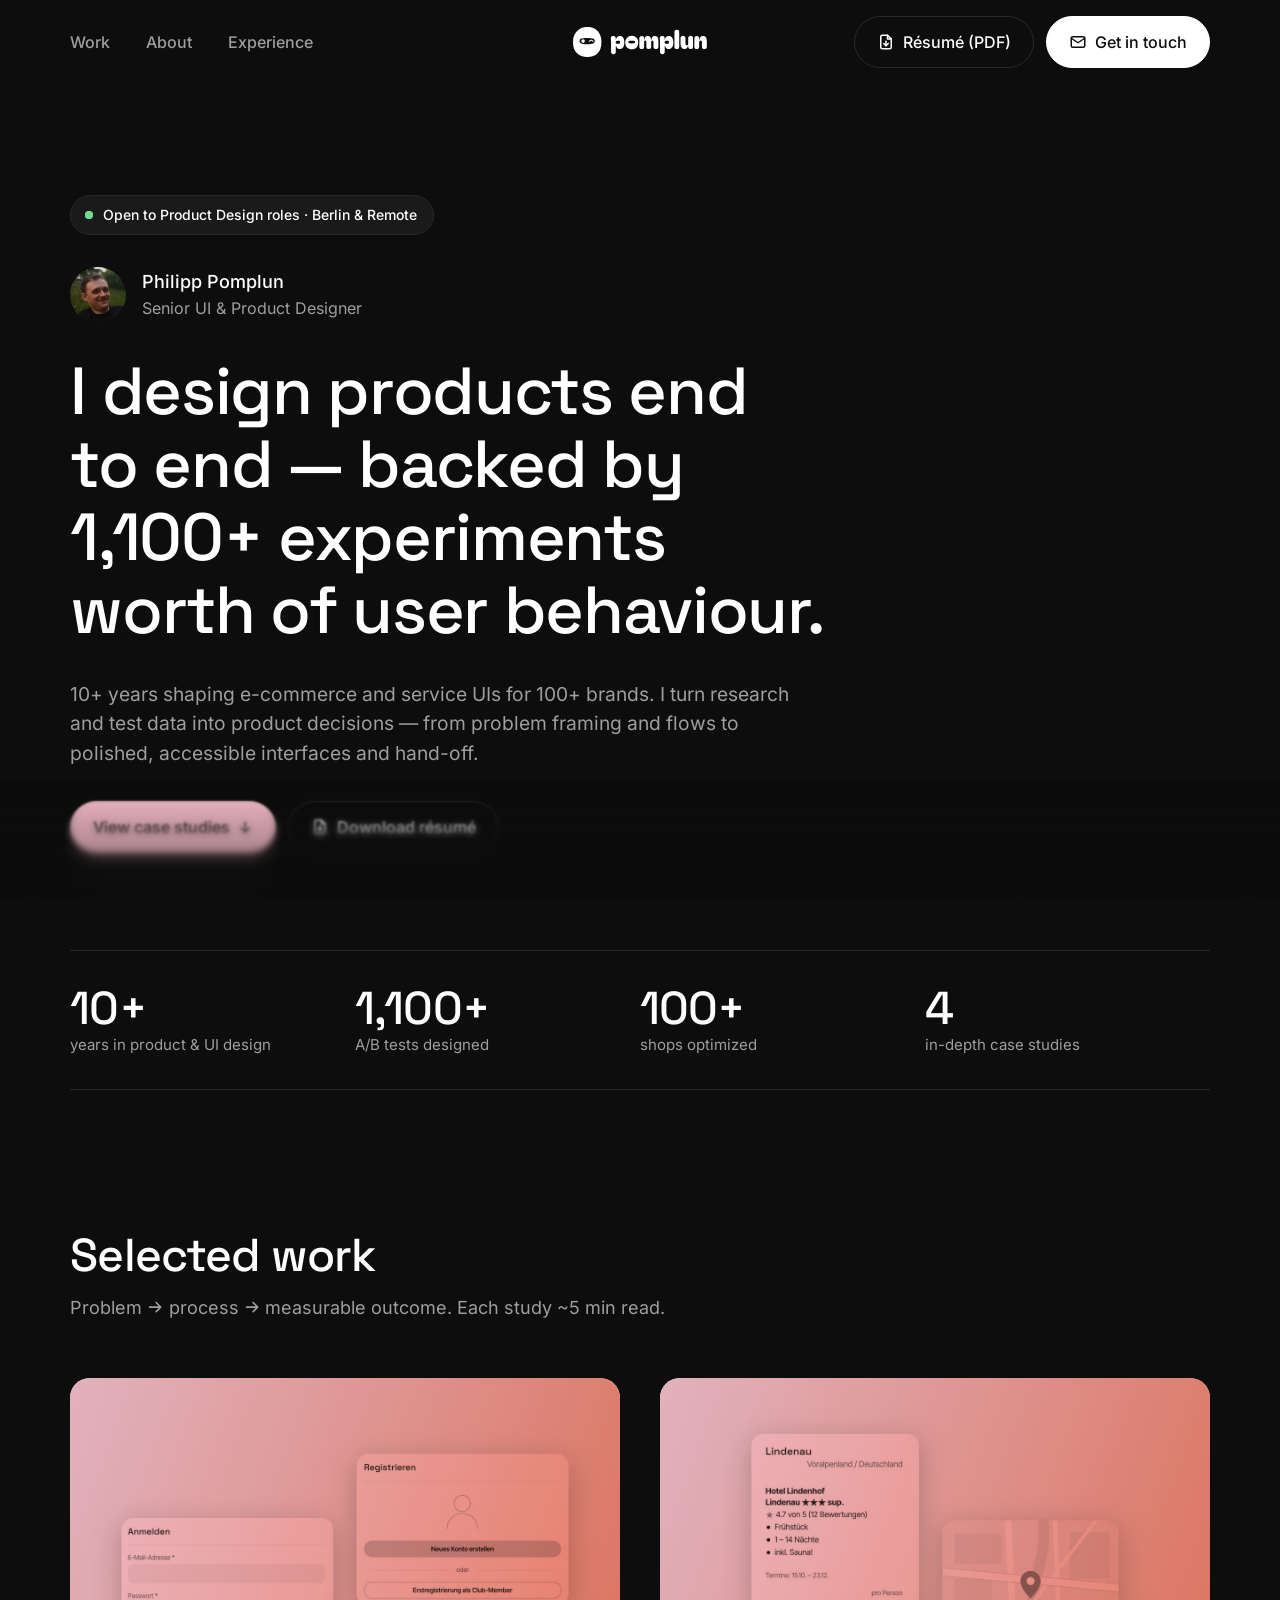
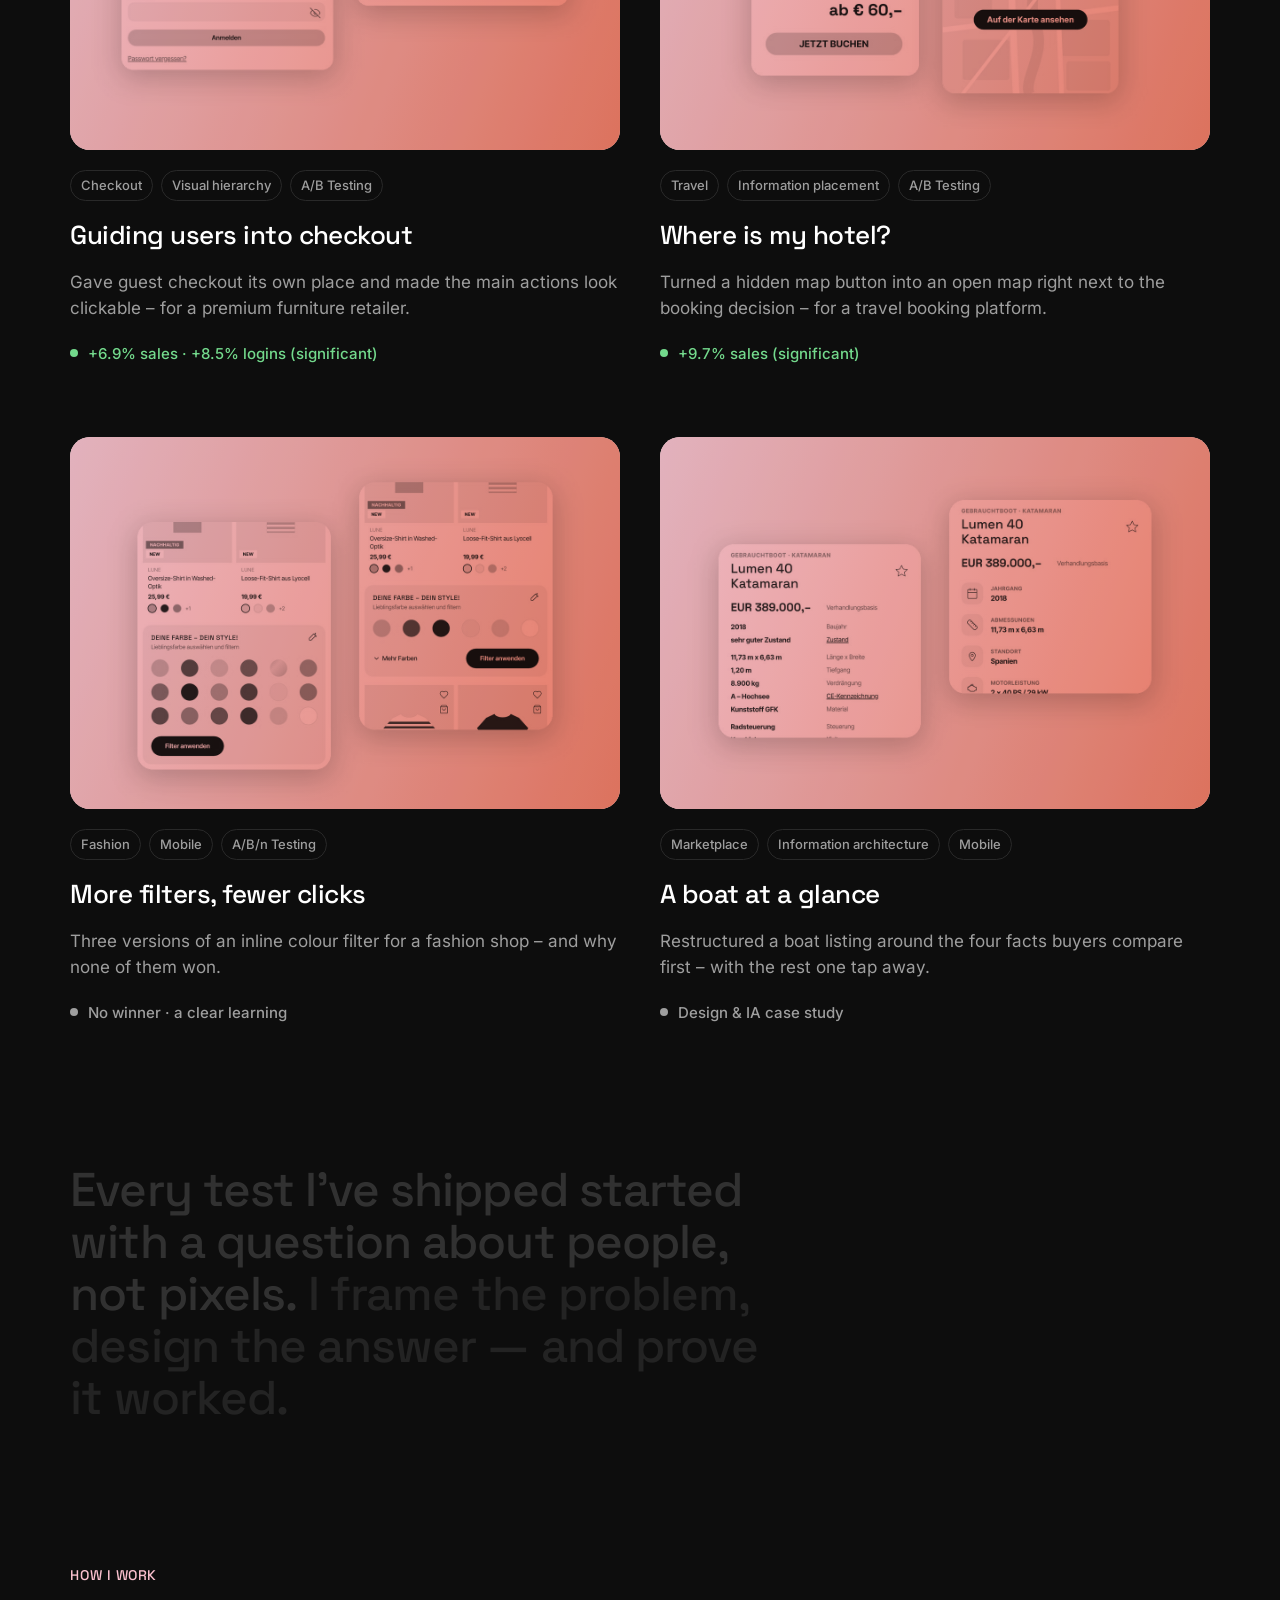
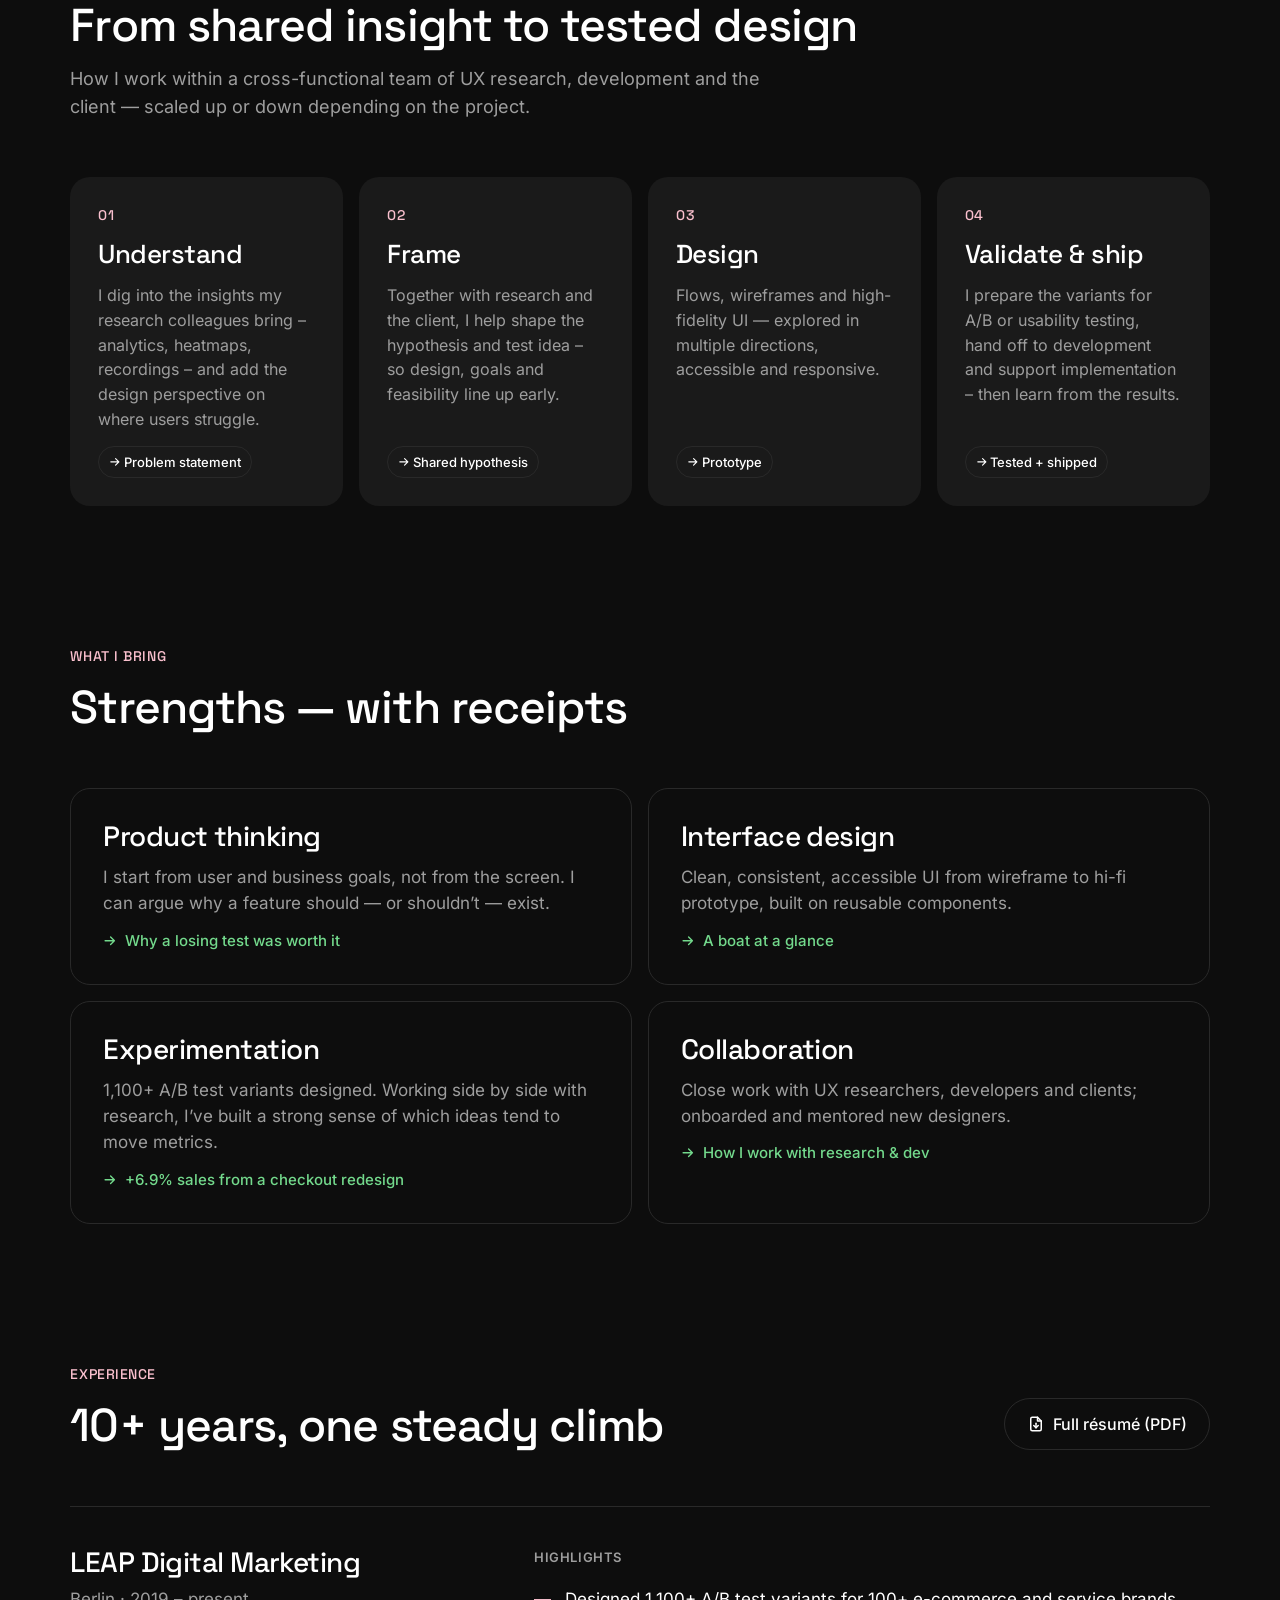
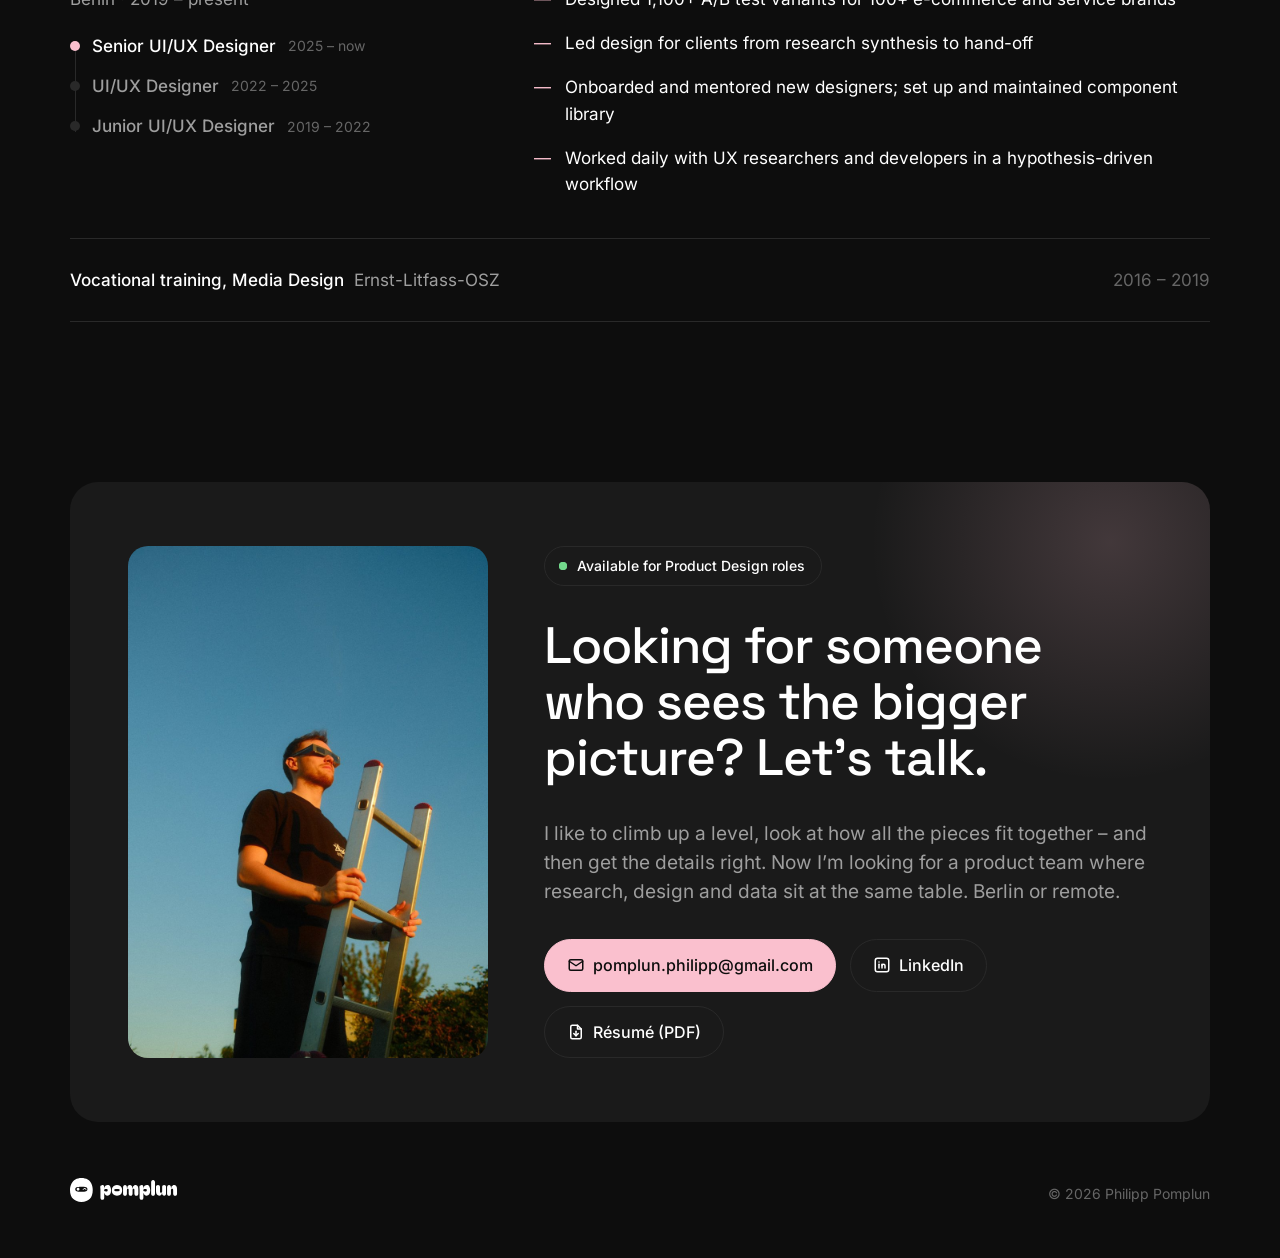
<file: index.html>
<!DOCTYPE html>
<html lang="en">
<head>
<meta charset="UTF-8">
<meta name="viewport" content="width=device-width, initial-scale=1">
<title>Philipp Pomplun – Product Designer</title>
<meta name="description" content="Product Designer from Berlin. 10+ years designing e-commerce and service UIs, 1,100+ A/B tests – now designing products end to end.">
<meta property="og:title" content="Philipp Pomplun – Product Designer">
<meta property="og:description" content="I design products end to end – backed by 1,100+ experiments worth of user behaviour.">
<meta name="theme-color" content="#0d0d0d">
<link rel="icon" href="favicon.svg" type="image/svg+xml">
<link rel="icon" href="favicon.ico" sizes="32x32">
<link rel="apple-touch-icon" href="apple-touch-icon.png">
<link rel="preload" href="fonts/inter.woff" as="font" type="font/woff" crossorigin>
<link rel="preload" href="fonts/space-grotesk.woff" as="font" type="font/woff" crossorigin>
<link rel="stylesheet" href="style.css">
</head>
<body>

<!-- Logo-Symbol einmal definieren, unten per <use> wiederverwenden -->
<svg width="0" height="0" style="position:absolute" aria-hidden="true">
  <symbol id="logo" viewBox="0 0 170 38">
    <path fill="currentColor" d="M59.192 28C58.0186 28 57.0373 27.6373 56.248 26.912C55.48 26.1867 54.9893 25.248 54.776 24.096H54.2V31.456C54.2 32.3307 53.9546 33.0667 53.464 33.664C52.9733 34.2827 52.2266 34.592 51.224 34.592C50.264 34.592 49.5173 34.2827 48.984 33.664C48.472 33.0667 48.216 32.3093 48.216 31.392V19.424C48.216 18.3573 48.1733 17.4613 48.088 16.736C48.024 15.9893 47.96 15.3173 47.896 14.72C47.8106 13.824 47.992 13.0667 48.44 12.448C48.888 11.808 49.6133 11.424 50.616 11.296C51.9173 11.1253 52.8346 11.36 53.368 12C53.9226 12.6187 54.2 13.5893 54.2 14.912V16.448L54.328 16.48C54.4346 15.648 54.68 14.8373 55.064 14.048C55.4693 13.2373 56.0346 12.576 56.76 12.064C57.4853 11.5307 58.4026 11.264 59.512 11.264C61.368 11.264 62.744 12.0107 63.64 13.504C64.5573 14.976 65.016 16.9493 65.016 19.424C65.016 25.1413 63.0746 28 59.192 28ZM54.072 19.36C54.072 19.7013 54.1146 19.968 54.2 20.16C54.328 20.5653 54.5946 20.864 55 21.056C55.4266 21.2267 56.056 21.312 56.888 21.312C57.9546 21.312 58.68 21.152 59.064 20.832C59.4693 20.512 59.672 20.0213 59.672 19.36C59.672 18.6773 59.48 18.1867 59.096 17.888C58.712 17.568 57.9866 17.408 56.92 17.408C56.0666 17.408 55.4266 17.504 55 17.696C54.5946 17.8667 54.328 18.1547 54.2 18.56C54.1146 18.752 54.072 19.0187 54.072 19.36Z"/>
    <path fill="currentColor" d="M74.3655 28.064C71.8695 28.064 69.8748 27.328 68.3815 25.856C66.9095 24.3627 66.1735 22.2613 66.1735 19.552C66.1735 17.888 66.5148 16.4267 67.1975 15.168C67.8801 13.9093 68.8295 12.928 70.0455 12.224C71.2828 11.4987 72.7228 11.136 74.3655 11.136C76.2001 11.136 77.7255 11.4987 78.9415 12.224C80.1575 12.928 81.0641 13.9093 81.6615 15.168C82.2801 16.4267 82.5895 17.888 82.5895 19.552C82.5895 22.2613 81.9068 24.3627 80.5415 25.856C79.1975 27.328 77.1388 28.064 74.3655 28.064ZM69.9815 19.008C69.9815 19.6693 70.3121 20.1387 70.9735 20.416C71.6348 20.672 72.7655 20.8 74.3655 20.8C75.9655 20.8 77.0961 20.672 77.7575 20.416C78.4188 20.1387 78.7495 19.6693 78.7495 19.008C78.7495 18.368 78.4188 17.92 77.7575 17.664C77.0961 17.408 75.9655 17.28 74.3655 17.28C72.7655 17.28 71.6348 17.408 70.9735 17.664C70.3121 17.92 69.9815 18.368 69.9815 19.008Z"/>
    <path fill="currentColor" d="M87.1532 28C86.1932 28 85.4252 27.7227 84.8492 27.168C84.2945 26.592 84.0172 25.888 84.0172 25.056V14.464C84.0172 13.568 84.2839 12.8107 84.8172 12.192C85.3719 11.5733 86.1505 11.264 87.1532 11.264C88.1345 11.264 88.8706 11.5733 89.3612 12.192C89.8519 12.8107 90.0972 13.5893 90.0972 14.528V16.128H90.6732C90.6732 14.3147 91.0572 13.056 91.8252 12.352C92.5932 11.6267 93.5426 11.264 94.6732 11.264C96.1239 11.264 97.1905 11.712 97.8732 12.608C98.5559 13.504 98.8972 14.6773 98.8972 16.128H99.4732C99.4732 14.912 99.6759 13.952 100.081 13.248C100.487 12.544 100.999 12.0427 101.617 11.744C102.257 11.424 102.919 11.264 103.601 11.264C104.988 11.264 106.001 11.5947 106.641 12.256C107.303 12.9173 107.729 13.8027 107.921 14.912C108.113 16.0213 108.209 17.2693 108.209 18.656V25.056C108.209 25.888 107.921 26.592 107.345 27.168C106.791 27.7227 106.044 28 105.105 28C104.167 28 103.409 27.7227 102.833 27.168C102.257 26.592 101.969 25.888 101.969 25.056V19.392C101.969 18.624 101.873 18.0267 101.681 17.6C101.489 17.1733 101.105 16.96 100.529 16.96C99.9106 16.96 99.5052 17.1947 99.3132 17.664C99.1426 18.1333 99.0572 18.7307 99.0572 19.456V25.056C99.0572 25.888 98.7906 26.592 98.2572 27.168C97.7239 27.7227 96.9879 28 96.0492 28C95.0892 28 94.3212 27.7227 93.7452 27.168C93.1906 26.592 92.9132 25.888 92.9132 25.056V19.392C92.9132 18.624 92.8172 18.0267 92.6252 17.6C92.4332 17.1733 92.0599 16.96 91.5052 16.96C90.8866 16.96 90.4919 17.1947 90.3212 17.664C90.1719 18.1333 90.0972 18.7307 90.0972 19.456V25.056C90.0972 25.888 89.8412 26.592 89.3292 27.168C88.8172 27.7227 88.0919 28 87.1532 28Z"/>
    <path fill="currentColor" d="M121.192 28C120.019 28 119.037 27.6373 118.248 26.912C117.48 26.1867 116.989 25.248 116.776 24.096H116.2V31.456C116.2 32.3307 115.955 33.0667 115.464 33.664C114.973 34.2827 114.227 34.592 113.224 34.592C112.264 34.592 111.517 34.2827 110.984 33.664C110.472 33.0667 110.216 32.3093 110.216 31.392V19.424C110.216 18.3573 110.173 17.4613 110.088 16.736C110.024 15.9893 109.96 15.3173 109.896 14.72C109.811 13.824 109.992 13.0667 110.44 12.448C110.888 11.808 111.613 11.424 112.616 11.296C113.917 11.1253 114.835 11.36 115.368 12C115.923 12.6187 116.2 13.5893 116.2 14.912V16.448L116.328 16.48C116.435 15.648 116.68 14.8373 117.064 14.048C117.469 13.2373 118.035 12.576 118.76 12.064C119.485 11.5307 120.403 11.264 121.512 11.264C123.368 11.264 124.744 12.0107 125.64 13.504C126.557 14.976 127.016 16.9493 127.016 19.424C127.016 25.1413 125.075 28 121.192 28ZM116.072 19.36C116.072 19.7013 116.115 19.968 116.2 20.16C116.328 20.5653 116.595 20.864 117 21.056C117.427 21.2267 118.056 21.312 118.888 21.312C119.955 21.312 120.68 21.152 121.064 20.832C121.469 20.512 121.672 20.0213 121.672 19.36C121.672 18.6773 121.48 18.1867 121.096 17.888C120.712 17.568 119.987 17.408 118.92 17.408C118.067 17.408 117.427 17.504 117 17.696C116.595 17.8667 116.328 18.1547 116.2 18.56C116.115 18.752 116.072 19.0187 116.072 19.36Z"/>
    <path fill="currentColor" d="M131.622 28C130.577 28 129.787 27.7227 129.254 27.168C128.742 26.6133 128.486 25.92 128.486 25.088V6.528C128.486 5.61067 128.742 4.85334 129.254 4.256C129.787 3.63734 130.577 3.328 131.622 3.328C132.561 3.328 133.286 3.63734 133.798 4.256C134.31 4.85334 134.566 5.58934 134.566 6.464V25.088C134.566 25.92 134.31 26.6133 133.798 27.168C133.286 27.7227 132.561 28 131.622 28Z"/>
    <path fill="currentColor" d="M141.296 28C139.803 28 138.587 27.4347 137.648 26.304C136.71 25.1733 136.23 23.584 136.208 21.536L136.176 14.144C136.176 13.2267 136.454 12.512 137.008 12C137.584 11.4667 138.363 11.2 139.344 11.2C140.283 11.2 141.04 11.4667 141.616 12C142.192 12.512 142.48 13.2267 142.48 14.144V20.832C142.48 22.432 143.11 23.232 144.368 23.232C144.987 23.232 145.403 23.008 145.616 22.56C145.83 22.0907 145.936 21.4933 145.936 20.768V14.144C145.936 13.312 146.224 12.6187 146.8 12.064C147.376 11.488 148.123 11.2 149.04 11.2C150 11.2 150.736 11.488 151.248 12.064C151.782 12.6187 152.048 13.312 152.048 14.144V24.64C152.048 25.664 151.814 26.4853 151.344 27.104C150.896 27.7013 150.16 28 149.136 28C148.134 28 147.344 27.7013 146.768 27.104C146.214 26.4853 145.936 25.664 145.936 24.64V24.096H145.36C145.36 25.3333 144.987 26.2933 144.24 26.976C143.515 27.6587 142.534 28 141.296 28Z"/>
    <path fill="currentColor" d="M156.812 28C155.873 28 155.116 27.7227 154.54 27.168C153.985 26.592 153.708 25.888 153.708 25.056V14.464C153.708 13.568 153.974 12.8107 154.508 12.192C155.041 11.5733 155.809 11.264 156.812 11.264C157.793 11.264 158.54 11.5733 159.052 12.192C159.564 12.8107 159.82 13.5893 159.82 14.528V16.128H160.396C160.396 14.912 160.609 13.952 161.036 13.248C161.484 12.544 162.049 12.0427 162.732 11.744C163.414 11.424 164.097 11.264 164.78 11.264C166.422 11.264 167.628 11.8613 168.396 13.056C169.164 14.2293 169.548 15.904 169.548 18.08V25.056C169.548 25.888 169.27 26.592 168.716 27.168C168.161 27.7227 167.414 28 166.476 28C165.516 28 164.748 27.7227 164.172 27.168C163.617 26.592 163.34 25.888 163.34 25.056V19.392C163.34 18.624 163.19 18.0267 162.892 17.6C162.614 17.1733 162.198 16.96 161.644 16.96C161.004 16.96 160.534 17.1947 160.236 17.664C159.958 18.1333 159.82 18.7307 159.82 19.456V25.056C159.82 25.888 159.553 26.592 159.02 27.168C158.486 27.7227 157.75 28 156.812 28Z"/>
    <path fill="currentColor" d="M17.9649 38C12.4912 38 8.11696 36.3478 4.8421 33.0435C1.61403 29.6912 0 24.9742 0 18.8923C0 15.1569 0.748538 11.8765 2.24561 9.05104C3.74269 6.22558 5.82456 4.02268 8.49123 2.44234C11.2047 0.814114 14.3626 0 17.9649 0C21.9883 0 25.3333 0.814114 28 2.44234C30.6667 4.02268 32.655 6.22558 33.9649 9.05104C35.3216 11.8765 36 15.1569 36 18.8923C36 24.9742 34.5029 29.6912 31.5088 33.0435C28.5614 36.3478 24.0468 38 17.9649 38ZM8.35088 17.6711C8.35088 19.1556 9.07602 20.2092 10.5263 20.8318C11.9766 21.4064 14.4561 21.6938 17.9649 21.6938C21.4737 21.6938 23.9532 21.4064 25.4035 20.8318C26.8538 20.2092 27.5789 19.1556 27.5789 17.6711C27.5789 16.2344 26.8538 15.2287 25.4035 14.6541C23.9532 14.0794 21.4737 13.7921 17.9649 13.7921C14.4561 13.7921 11.9766 14.0794 10.5263 14.6541C9.07602 15.2287 8.35088 16.2344 8.35088 17.6711Z"/>
    <path fill="currentColor" d="M14.9704 17.6531C14.9704 18.8929 13.9886 19.8979 12.7774 19.8979C11.5663 19.8979 10.5844 18.8929 10.5844 17.6531C10.5844 16.4133 11.5663 15.4083 12.7774 15.4083C13.9886 15.4083 14.9704 16.4133 14.9704 17.6531Z"/>
    <path fill="currentColor" fill-rule="evenodd" clip-rule="evenodd" d="M20.129 18.7605C20.3164 19.055 20.6391 19.0816 20.8499 18.8197C21.3836 18.1568 22.0574 17.586 22.7784 17.4554C23.4682 17.3305 24.2718 17.5941 25.1283 18.791C25.3277 19.0697 25.651 19.0697 25.8504 18.791C26.0499 18.5123 26.0499 18.0605 25.8504 17.7818C24.792 16.3028 23.6808 15.8529 22.6471 16.0401C21.6448 16.2217 20.7866 16.9889 20.1714 17.7531C19.9606 18.0149 19.9416 18.4659 20.129 18.7605Z"/>
  </symbol>
</svg>

<header class="nav" id="nav">
  <div class="wrap">
    <nav class="sections" aria-label="Sections">
      <a class="text" href="#work">Work</a>
      <a class="text" href="#approach">About</a>
      <a class="text" href="#experience">Experience</a>
    </nav>
    <a href="#top" class="logo" aria-label="Philipp Pomplun – back to top"><svg viewBox="0 0 170 38"><use href="#logo"/></svg></a>
    <nav class="links" aria-label="Actions">
      <a class="btn nav-btn dl" href="resume.pdf" download aria-label="Download résumé (PDF)" title="Résumé (PDF)"><svg class="ico" viewBox="0 0 24 24" fill="none" stroke="currentColor" stroke-width="2" stroke-linecap="round" stroke-linejoin="round" aria-hidden="true"><path d="M14 3H7a2 2 0 0 0-2 2v14a2 2 0 0 0 2 2h10a2 2 0 0 0 2-2V8z"/><path d="M14 3v5h5"/><path d="M12 11v6"/><path d="m9 14 3 3 3-3"/></svg><span class="txt">Résumé (PDF)</span></a>
      <a class="btn light nav-btn mail" href="#contact" aria-label="Get in touch" title="Get in touch"><svg class="ico" viewBox="0 0 24 24" fill="none" stroke="currentColor" stroke-width="2" stroke-linecap="round" stroke-linejoin="round" aria-hidden="true"><rect x="3" y="5" width="18" height="14" rx="2"/><path d="m3 7 9 6 9-6"/></svg><span class="txt">Get in touch</span></a>
    </nav>
  </div>
</header>

<main id="top">
  <div class="wrap">

    <!-- HERO -->
    <div class="hero">
      <span class="badge reveal" style="--d:.05s"><span class="dot"></span>Open to Product Design roles · Berlin &amp; Remote</span>
      <div class="identity reveal" style="--d:.15s">
        <div class="avatar" role="img" aria-label="Philipp Pomplun"></div>
        <div><strong>Philipp Pomplun</strong><span>Senior UI &amp; Product Designer</span></div>
      </div>
      <h1 class="display reveal" style="--d:.25s">I design products end to end — backed by 1,100+ experiments worth of user behaviour.</h1>
      <p class="sub reveal" style="--d:.4s">10+ years shaping e-commerce and service UIs for 100+ brands. I turn research and test data into product decisions — from problem framing and flows to polished, accessible interfaces and hand-off.</p>
      <div class="ctas reveal" style="--d:.5s">
        <a class="btn primary" href="#work">View case studies <svg class="arr d" viewBox="0 0 16 16" aria-hidden="true"><path d="M8 2.5v11M3.5 9 8 13.5 12.5 9" fill="none" stroke="currentColor" stroke-width="1.6" stroke-linecap="round" stroke-linejoin="round"/></svg></a>
        <a class="btn dl" href="resume.pdf" download><svg class="ico" viewBox="0 0 24 24" fill="none" stroke="currentColor" stroke-width="2" stroke-linecap="round" stroke-linejoin="round" aria-hidden="true"><path d="M14 3H7a2 2 0 0 0-2 2v14a2 2 0 0 0 2 2h10a2 2 0 0 0 2-2V8z"/><path d="M14 3v5h5"/><path d="M12 11v6"/><path d="m9 14 3 3 3-3"/></svg>Download résumé</a>
      </div>
    </div>

    <!-- STATS -->
    <div class="stats reveal">
      <div class="stat"><div class="num" data-count="10" data-suffix="+">10+</div><div class="lbl">years in product &amp; UI design</div></div>
      <div class="stat"><div class="num" data-count="1100" data-suffix="+">1,100+</div><div class="lbl">A/B tests designed</div></div>
      <div class="stat"><div class="num" data-count="100" data-suffix="+">100+</div><div class="lbl">shops optimized</div></div>
      <div class="stat"><div class="num" data-count="4">4</div><div class="lbl">in-depth case studies</div></div>
    </div>

    <!-- WORK -->
    <section id="work">
      <div class="sec-head reveal">
        <h2 class="display">Selected work</h2>
        <p>Problem <svg class="arr" viewBox="0 0 16 16" aria-hidden="true"><path d="M2.5 8h11M9 3.5 13.5 8 9 12.5" fill="none" stroke="currentColor" stroke-width="1.6" stroke-linecap="round" stroke-linejoin="round"/></svg> process <svg class="arr" viewBox="0 0 16 16" aria-hidden="true"><path d="M2.5 8h11M9 3.5 13.5 8 9 12.5" fill="none" stroke="currentColor" stroke-width="1.6" stroke-linecap="round" stroke-linejoin="round"/></svg> measurable outcome. Each study ~5 min read.</p>
      </div>
      <div class="grid">
        <a class="card reveal" href="checkout.html" style="--d:0s">
          <div class="cover"><img src="img/cs2/cover.jpg" alt="Redesigned checkout entry of a furniture retailer"></div>
          <div class="tags"><span class="tag">Checkout</span><span class="tag">Visual hierarchy</span><span class="tag">A/B Testing</span></div>
          <h3 class="display">Guiding users into checkout</h3>
          <p>Gave guest checkout its own place and made the main actions look clickable – for a premium furniture retailer.</p>
          <span class="outcome">+6.9% sales · +8.5% logins (significant)</span>
        </a>
        <a class="card reveal" href="location-map.html" style="--d:.12s">
          <div class="cover"><img src="img/cs3/cover.jpg" alt="Open location map next to the booking button on a hotel page"></div>
          <div class="tags"><span class="tag">Travel</span><span class="tag">Information placement</span><span class="tag">A/B Testing</span></div>
          <h3 class="display">Where is my hotel?</h3>
          <p>Turned a hidden map button into an open map right next to the booking decision – for a travel booking platform.</p>
          <span class="outcome">+9.7% sales (significant)</span>
        </a>
        <a class="card reveal" href="color-filter.html" style="--d:0s">
          <div class="cover"><img src="img/cs4/cover.jpg" alt="Inline colour filter banner in a mobile fashion product grid"></div>
          <div class="tags"><span class="tag">Fashion</span><span class="tag">Mobile</span><span class="tag">A/B/n Testing</span></div>
          <h3 class="display">More filters, fewer clicks</h3>
          <p>Three versions of an inline colour filter for a fashion shop – and why none of them won.</p>
          <span class="outcome neutral">No winner · a clear learning</span>
        </a>
        <a class="card reveal" href="boat-listing.html" style="--d:.12s">
          <div class="cover"><img src="img/cs5/cover.jpg" alt="Boat listing before and after: long data list versus four key facts with icons"></div>
          <div class="tags"><span class="tag">Marketplace</span><span class="tag">Information architecture</span><span class="tag">Mobile</span></div>
          <h3 class="display">A boat at a glance</h3>
          <p>Restructured a boat listing around the four facts buyers compare first – with the rest one tap away.</p>
          <span class="outcome neutral">Design &amp; IA case study</span>
        </a>
      </div>
    </section>

    <!-- STATEMENT -->
    <section id="approach">
      <p class="statement display" data-words>Every test I’ve shipped started with a question about people, not pixels. <span class="m">I frame the problem, design the answer — and prove it worked.</span></p>
    </section>

    <!-- HOW I WORK -->
    <section id="process">
      <div class="sec-head reveal">
        <span class="eyebrow">How I work</span>
        <h2 class="display">From shared insight to tested design</h2>
        <p>How I work within a cross-functional team of UX research, development and the client — scaled up or down depending on the project.</p>
      </div>
      <div class="process">
        <div class="step reveal" style="--d:0s"><span class="eyebrow">01</span><h3 class="display">Understand</h3><p>I dig into the insights my research colleagues bring – analytics, heatmaps, recordings – and add the design perspective on where users struggle.</p><span class="chip"><svg class="arr" viewBox="0 0 16 16" aria-hidden="true"><path d="M2.5 8h11M9 3.5 13.5 8 9 12.5" fill="none" stroke="currentColor" stroke-width="1.6" stroke-linecap="round" stroke-linejoin="round"/></svg> Problem statement</span></div>
        <div class="step reveal" style="--d:.1s"><span class="eyebrow">02</span><h3 class="display">Frame</h3><p>Together with research and the client, I help shape the hypothesis and test idea – so design, goals and feasibility line up early.</p><span class="chip"><svg class="arr" viewBox="0 0 16 16" aria-hidden="true"><path d="M2.5 8h11M9 3.5 13.5 8 9 12.5" fill="none" stroke="currentColor" stroke-width="1.6" stroke-linecap="round" stroke-linejoin="round"/></svg> Shared hypothesis</span></div>
        <div class="step reveal" style="--d:.2s"><span class="eyebrow">03</span><h3 class="display">Design</h3><p>Flows, wireframes and high-fidelity UI — explored in multiple directions, accessible and responsive.</p><span class="chip"><svg class="arr" viewBox="0 0 16 16" aria-hidden="true"><path d="M2.5 8h11M9 3.5 13.5 8 9 12.5" fill="none" stroke="currentColor" stroke-width="1.6" stroke-linecap="round" stroke-linejoin="round"/></svg> Prototype</span></div>
        <div class="step reveal" style="--d:.3s"><span class="eyebrow">04</span><h3 class="display">Validate &amp; ship</h3><p>I prepare the variants for A/B or usability testing, hand off to development and support implementation – then learn from the results.</p><span class="chip"><svg class="arr" viewBox="0 0 16 16" aria-hidden="true"><path d="M2.5 8h11M9 3.5 13.5 8 9 12.5" fill="none" stroke="currentColor" stroke-width="1.6" stroke-linecap="round" stroke-linejoin="round"/></svg> Tested + shipped</span></div>
      </div>
    </section>

    <!-- STRENGTHS -->
    <section>
      <div class="sec-head reveal">
        <span class="eyebrow">What I bring</span>
        <h2 class="display">Strengths — with receipts</h2>
      </div>
      <div class="strengths">
        <div class="strength reveal" style="--d:0s"><h3 class="display">Product thinking</h3><p>I start from user and business goals, not from the screen. I can argue why a feature should — or shouldn’t — exist.</p><a class="proof" href="color-filter.html"><svg class="arr" viewBox="0 0 16 16" aria-hidden="true"><path d="M2.5 8h11M9 3.5 13.5 8 9 12.5" fill="none" stroke="currentColor" stroke-width="1.6" stroke-linecap="round" stroke-linejoin="round"/></svg> <span>Why a losing test was worth it</span></a></div>
        <div class="strength reveal" style="--d:.1s"><h3 class="display">Interface design</h3><p>Clean, consistent, accessible UI from wireframe to hi-fi prototype, built on reusable components.</p><a class="proof" href="boat-listing.html"><svg class="arr" viewBox="0 0 16 16" aria-hidden="true"><path d="M2.5 8h11M9 3.5 13.5 8 9 12.5" fill="none" stroke="currentColor" stroke-width="1.6" stroke-linecap="round" stroke-linejoin="round"/></svg> <span>A boat at a glance</span></a></div>
        <div class="strength reveal" style="--d:0s"><h3 class="display">Experimentation</h3><p>1,100+ A/B test variants designed. Working side by side with research, I’ve built a strong sense of which ideas tend to move metrics.</p><a class="proof" href="checkout.html"><svg class="arr" viewBox="0 0 16 16" aria-hidden="true"><path d="M2.5 8h11M9 3.5 13.5 8 9 12.5" fill="none" stroke="currentColor" stroke-width="1.6" stroke-linecap="round" stroke-linejoin="round"/></svg> <span>+6.9% sales from a checkout redesign</span></a></div>
        <div class="strength reveal" style="--d:.1s"><h3 class="display">Collaboration</h3><p>Close work with UX researchers, developers and clients; onboarded and mentored new designers.</p><a class="proof" href="#process"><svg class="arr" viewBox="0 0 16 16" aria-hidden="true"><path d="M2.5 8h11M9 3.5 13.5 8 9 12.5" fill="none" stroke="currentColor" stroke-width="1.6" stroke-linecap="round" stroke-linejoin="round"/></svg> <span>How I work with research &amp; dev</span></a></div>
      </div>
    </section>

    <!-- EXPERIENCE -->
    <section id="experience">
      <div class="sec-head row reveal">
        <div style="display:flex;flex-direction:column;gap:14px">
          <span class="eyebrow">Experience</span>
          <h2 class="display">10+ years, one steady climb</h2>
        </div>
        <a class="btn dl" href="resume.pdf" download><svg class="ico" viewBox="0 0 24 24" fill="none" stroke="currentColor" stroke-width="2" stroke-linecap="round" stroke-linejoin="round" aria-hidden="true"><path d="M14 3H7a2 2 0 0 0-2 2v14a2 2 0 0 0 2 2h10a2 2 0 0 0 2-2V8z"/><path d="M14 3v5h5"/><path d="M12 11v6"/><path d="m9 14 3 3 3-3"/></svg>Full résumé (PDF)</a>
      </div>
      <div class="job reveal">
        <div>
          <h3 class="display">LEAP Digital Marketing</h3>
          <span class="muted">Berlin · 2019 – present</span>
          <ul class="ladder">
            <li class="now"><i></i>Senior UI/UX Designer <small>2025 – now</small></li>
            <li><i></i>UI/UX Designer <small>2022 – 2025</small></li>
            <li><i></i>Junior UI/UX Designer <small>2019 – 2022</small></li>
          </ul>
        </div>
        <div>
          <div class="hl-title">HIGHLIGHTS</div>
          <ul class="hl">
            <li>Designed 1,100+ A/B test variants for 100+ e-commerce and service brands</li>
            <li>Led design for clients from research synthesis to hand-off</li>
            <li>Onboarded and mentored new designers; set up and maintained component library</li>
            <li>Worked daily with UX researchers and developers in a hypothesis-driven workflow</li>
          </ul>
        </div>
      </div>
      <div class="edu reveal">
        <span><b>Vocational training, Media Design</b> <span class="muted">&nbsp;Ernst-Litfass-OSZ</span></span>
        <span style="color:var(--dim)">2016 – 2019</span>
      </div>
    </section>

    <!-- CONTACT -->
    <section id="contact" style="padding-top:160px">
      <div class="contact reveal">
        <div class="contact-text">
        <div class="row">
          <span class="badge"><span class="dot"></span>Available for Product Design roles</span>
        </div>
        <h2 class="display">Looking for someone who sees the bigger picture? Let’s talk.</h2>
        <p>I like to climb up a level, look at how all the pieces fit together – and then get the details right. Now I’m looking for a product team where research, design and data sit at the same table. Berlin or remote.</p>
        <div class="row">
          <a class="btn primary mail" href="mailto:pomplun.philipp@gmail.com"><svg class="ico" viewBox="0 0 24 24" fill="none" stroke="currentColor" stroke-width="2" stroke-linecap="round" stroke-linejoin="round" aria-hidden="true"><rect x="3" y="5" width="18" height="14" rx="2"/><path d="m3 7 9 6 9-6"/></svg>pomplun.philipp@gmail.com</a>
          <!-- TODO: LinkedIn-URL eintragen -->
          <a class="btn" href="https://www.linkedin.com/in/" target="_blank" rel="noopener"><svg class="ico" viewBox="0 0 24 24" fill="none" stroke="currentColor" stroke-width="2" stroke-linecap="round" stroke-linejoin="round" aria-hidden="true"><rect x="3" y="3" width="18" height="18" rx="3"/><path d="M8 11v5"/><path d="M8 8h.01"/><path d="M12 16v-5"/><path d="M16 16v-3a2 2 0 0 0-4 0"/></svg>LinkedIn</a>
          <a class="btn dl" href="resume.pdf" download><svg class="ico" viewBox="0 0 24 24" fill="none" stroke="currentColor" stroke-width="2" stroke-linecap="round" stroke-linejoin="round" aria-hidden="true"><path d="M14 3H7a2 2 0 0 0-2 2v14a2 2 0 0 0 2 2h10a2 2 0 0 0 2-2V8z"/><path d="M14 3v5h5"/><path d="M12 11v6"/><path d="m9 14 3 3 3-3"/></svg>Résumé (PDF)</a>
        </div>
      </div>
        <figure class="contact-img"><img src="img/ladder.jpg" width="900" height="1350" alt="Philipp standing on a ladder in the evening sun, looking into the distance" loading="lazy"></figure>
      </div>
    </section>
  </div>
</main>

<footer>
  <div class="wrap">
    <a href="#top" aria-label="Back to top"><svg viewBox="0 0 170 38"><use href="#logo"/></svg></a>
    <small>© <span id="year">2026</span> Philipp Pomplun</small>
  </div>
</footer>

<div class="edge-blur" aria-hidden="true"><div></div><div></div><div></div><div></div></div>

<script src="main.js" defer></script>
</body>
</html>
</file>
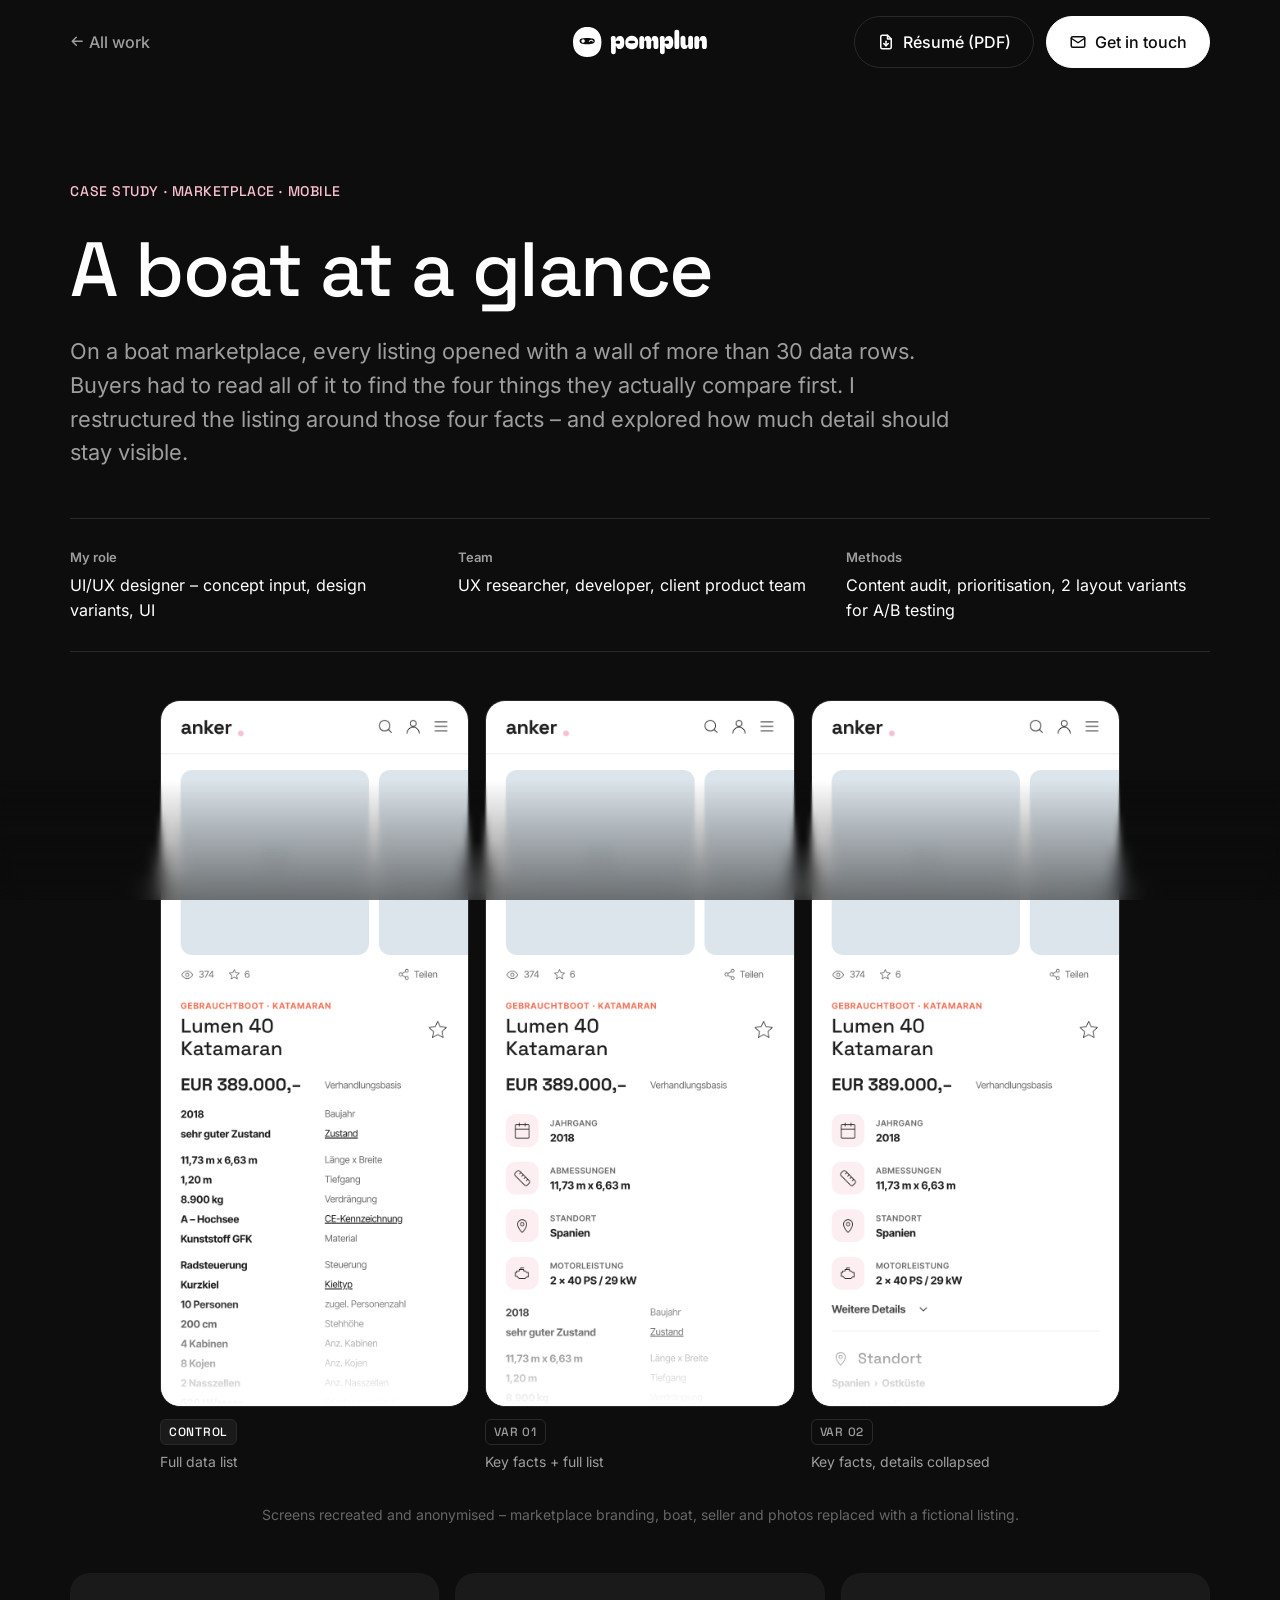
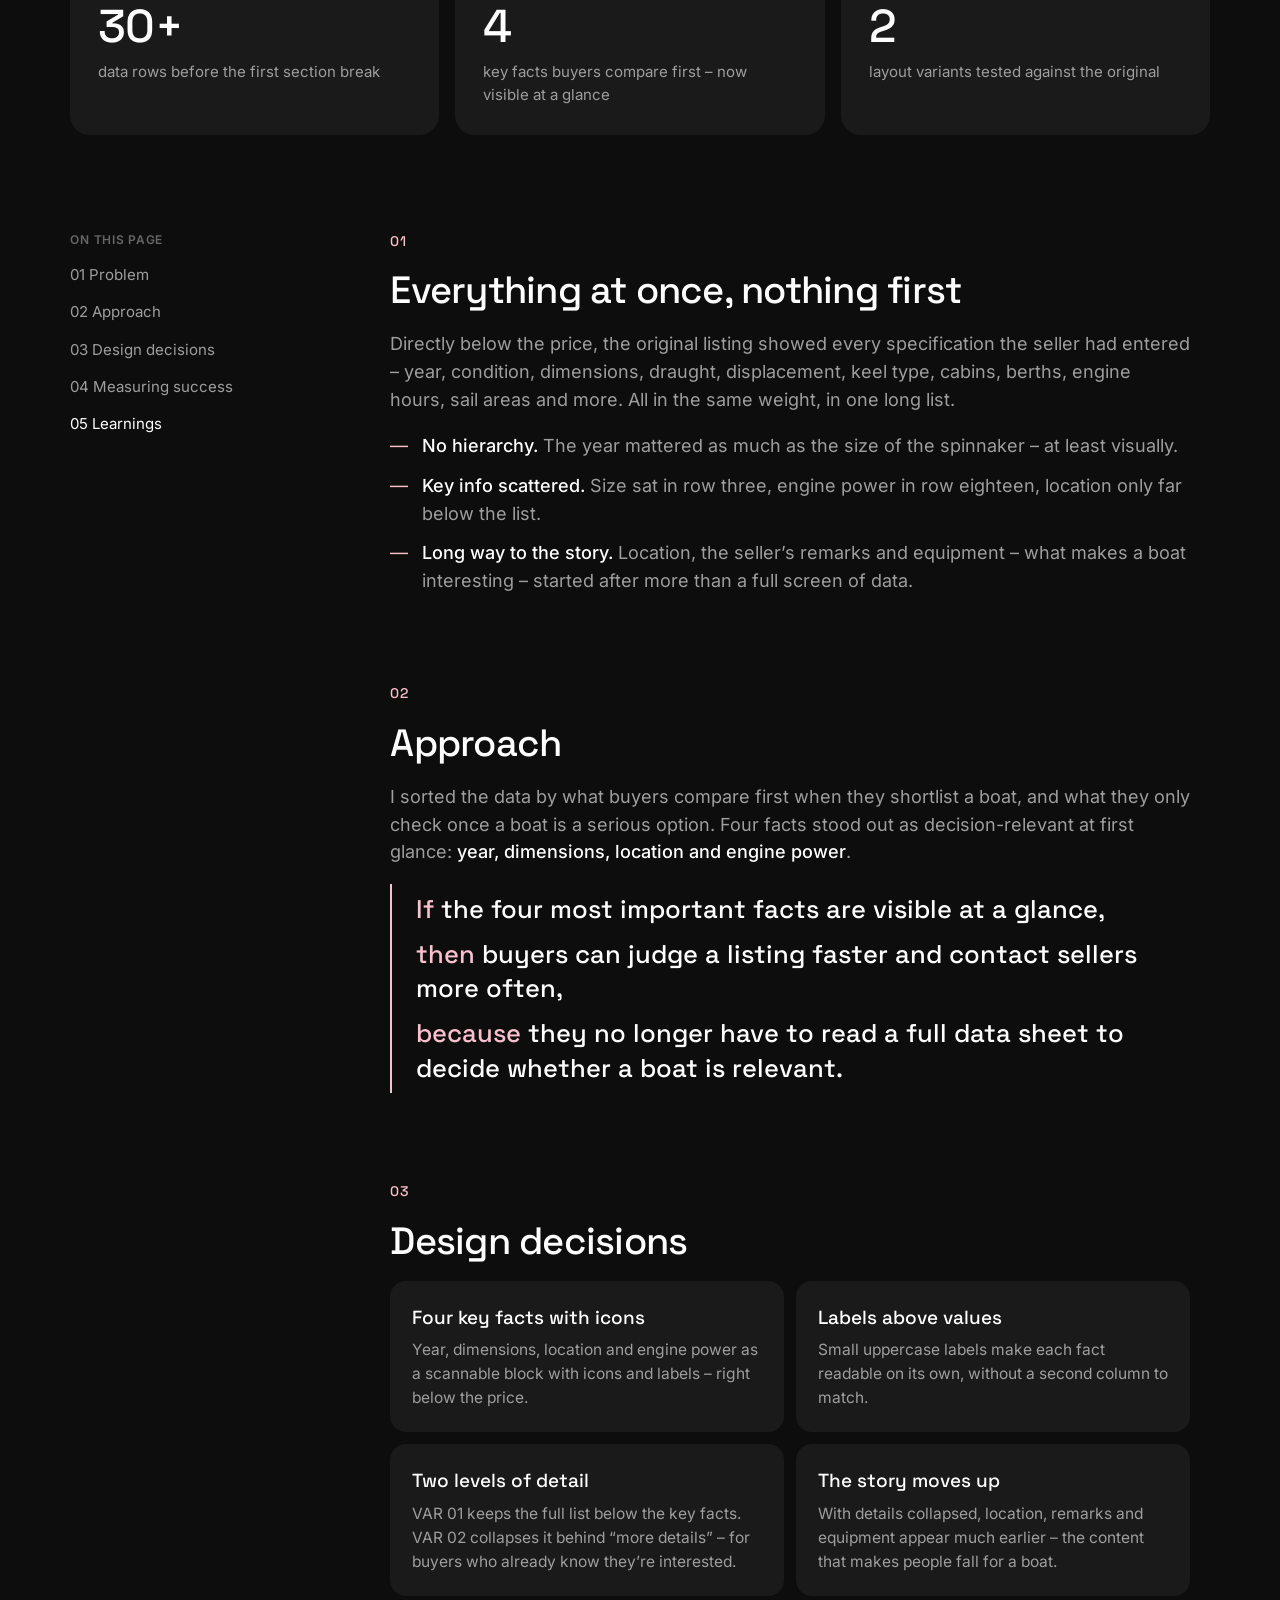
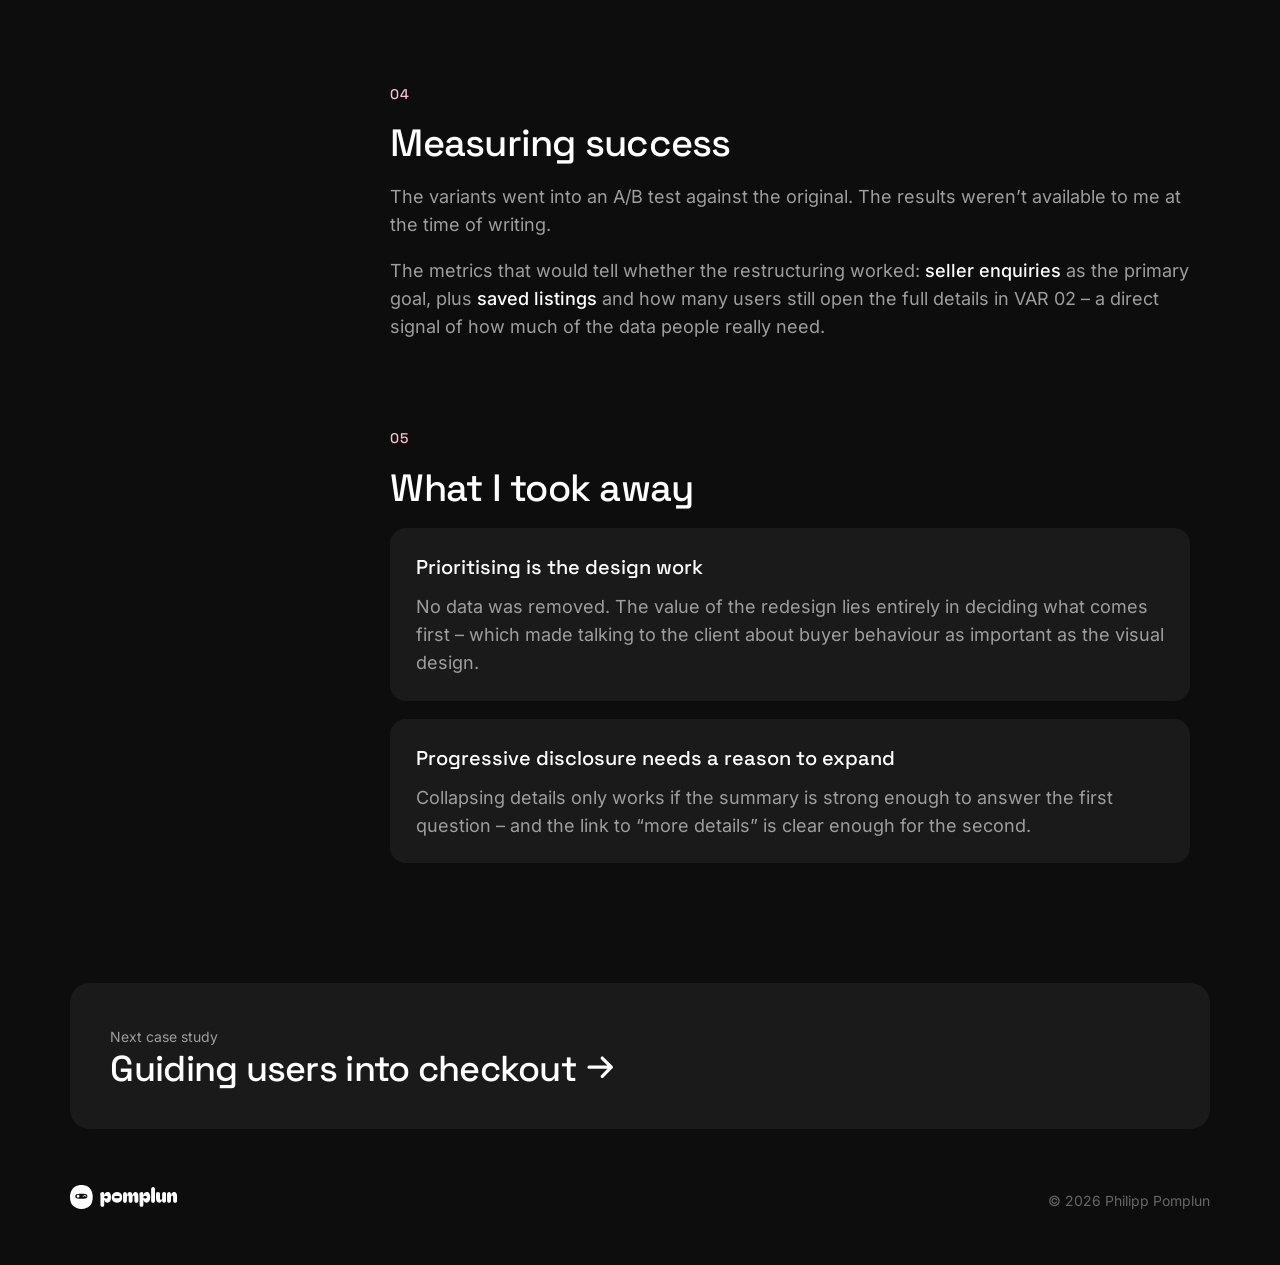
<file: boat-listing.html>
<!DOCTYPE html>
<html lang="en">
<head>
<meta charset="UTF-8">
<meta name="viewport" content="width=device-width, initial-scale=1">
<title>A boat at a glance – Philipp Pomplun</title>
<meta name="description" content="Case study: restructuring a boat marketplace listing around four key facts with progressive disclosure.">
<meta name="theme-color" content="#0d0d0d">
<link rel="icon" href="favicon.svg" type="image/svg+xml">
<link rel="icon" href="favicon.ico" sizes="32x32">
<link rel="apple-touch-icon" href="apple-touch-icon.png">
<link rel="preload" href="fonts/inter.woff" as="font" type="font/woff" crossorigin>
<link rel="preload" href="fonts/space-grotesk.woff" as="font" type="font/woff" crossorigin>
<link rel="stylesheet" href="style.css">
</head>
<body>

<svg width="0" height="0" style="position:absolute" aria-hidden="true">
  <symbol id="logo" viewBox="0 0 170 38">
    <path fill="currentColor" d="M59.192 28C58.0186 28 57.0373 27.6373 56.248 26.912C55.48 26.1867 54.9893 25.248 54.776 24.096H54.2V31.456C54.2 32.3307 53.9546 33.0667 53.464 33.664C52.9733 34.2827 52.2266 34.592 51.224 34.592C50.264 34.592 49.5173 34.2827 48.984 33.664C48.472 33.0667 48.216 32.3093 48.216 31.392V19.424C48.216 18.3573 48.1733 17.4613 48.088 16.736C48.024 15.9893 47.96 15.3173 47.896 14.72C47.8106 13.824 47.992 13.0667 48.44 12.448C48.888 11.808 49.6133 11.424 50.616 11.296C51.9173 11.1253 52.8346 11.36 53.368 12C53.9226 12.6187 54.2 13.5893 54.2 14.912V16.448L54.328 16.48C54.4346 15.648 54.68 14.8373 55.064 14.048C55.4693 13.2373 56.0346 12.576 56.76 12.064C57.4853 11.5307 58.4026 11.264 59.512 11.264C61.368 11.264 62.744 12.0107 63.64 13.504C64.5573 14.976 65.016 16.9493 65.016 19.424C65.016 25.1413 63.0746 28 59.192 28ZM54.072 19.36C54.072 19.7013 54.1146 19.968 54.2 20.16C54.328 20.5653 54.5946 20.864 55 21.056C55.4266 21.2267 56.056 21.312 56.888 21.312C57.9546 21.312 58.68 21.152 59.064 20.832C59.4693 20.512 59.672 20.0213 59.672 19.36C59.672 18.6773 59.48 18.1867 59.096 17.888C58.712 17.568 57.9866 17.408 56.92 17.408C56.0666 17.408 55.4266 17.504 55 17.696C54.5946 17.8667 54.328 18.1547 54.2 18.56C54.1146 18.752 54.072 19.0187 54.072 19.36Z"/>
    <path fill="currentColor" d="M74.3655 28.064C71.8695 28.064 69.8748 27.328 68.3815 25.856C66.9095 24.3627 66.1735 22.2613 66.1735 19.552C66.1735 17.888 66.5148 16.4267 67.1975 15.168C67.8801 13.9093 68.8295 12.928 70.0455 12.224C71.2828 11.4987 72.7228 11.136 74.3655 11.136C76.2001 11.136 77.7255 11.4987 78.9415 12.224C80.1575 12.928 81.0641 13.9093 81.6615 15.168C82.2801 16.4267 82.5895 17.888 82.5895 19.552C82.5895 22.2613 81.9068 24.3627 80.5415 25.856C79.1975 27.328 77.1388 28.064 74.3655 28.064ZM69.9815 19.008C69.9815 19.6693 70.3121 20.1387 70.9735 20.416C71.6348 20.672 72.7655 20.8 74.3655 20.8C75.9655 20.8 77.0961 20.672 77.7575 20.416C78.4188 20.1387 78.7495 19.6693 78.7495 19.008C78.7495 18.368 78.4188 17.92 77.7575 17.664C77.0961 17.408 75.9655 17.28 74.3655 17.28C72.7655 17.28 71.6348 17.408 70.9735 17.664C70.3121 17.92 69.9815 18.368 69.9815 19.008Z"/>
    <path fill="currentColor" d="M87.1532 28C86.1932 28 85.4252 27.7227 84.8492 27.168C84.2945 26.592 84.0172 25.888 84.0172 25.056V14.464C84.0172 13.568 84.2839 12.8107 84.8172 12.192C85.3719 11.5733 86.1505 11.264 87.1532 11.264C88.1345 11.264 88.8706 11.5733 89.3612 12.192C89.8519 12.8107 90.0972 13.5893 90.0972 14.528V16.128H90.6732C90.6732 14.3147 91.0572 13.056 91.8252 12.352C92.5932 11.6267 93.5426 11.264 94.6732 11.264C96.1239 11.264 97.1905 11.712 97.8732 12.608C98.5559 13.504 98.8972 14.6773 98.8972 16.128H99.4732C99.4732 14.912 99.6759 13.952 100.081 13.248C100.487 12.544 100.999 12.0427 101.617 11.744C102.257 11.424 102.919 11.264 103.601 11.264C104.988 11.264 106.001 11.5947 106.641 12.256C107.303 12.9173 107.729 13.8027 107.921 14.912C108.113 16.0213 108.209 17.2693 108.209 18.656V25.056C108.209 25.888 107.921 26.592 107.345 27.168C106.791 27.7227 106.044 28 105.105 28C104.167 28 103.409 27.7227 102.833 27.168C102.257 26.592 101.969 25.888 101.969 25.056V19.392C101.969 18.624 101.873 18.0267 101.681 17.6C101.489 17.1733 101.105 16.96 100.529 16.96C99.9106 16.96 99.5052 17.1947 99.3132 17.664C99.1426 18.1333 99.0572 18.7307 99.0572 19.456V25.056C99.0572 25.888 98.7906 26.592 98.2572 27.168C97.7239 27.7227 96.9879 28 96.0492 28C95.0892 28 94.3212 27.7227 93.7452 27.168C93.1906 26.592 92.9132 25.888 92.9132 25.056V19.392C92.9132 18.624 92.8172 18.0267 92.6252 17.6C92.4332 17.1733 92.0599 16.96 91.5052 16.96C90.8866 16.96 90.4919 17.1947 90.3212 17.664C90.1719 18.1333 90.0972 18.7307 90.0972 19.456V25.056C90.0972 25.888 89.8412 26.592 89.3292 27.168C88.8172 27.7227 88.0919 28 87.1532 28Z"/>
    <path fill="currentColor" d="M121.192 28C120.019 28 119.037 27.6373 118.248 26.912C117.48 26.1867 116.989 25.248 116.776 24.096H116.2V31.456C116.2 32.3307 115.955 33.0667 115.464 33.664C114.973 34.2827 114.227 34.592 113.224 34.592C112.264 34.592 111.517 34.2827 110.984 33.664C110.472 33.0667 110.216 32.3093 110.216 31.392V19.424C110.216 18.3573 110.173 17.4613 110.088 16.736C110.024 15.9893 109.96 15.3173 109.896 14.72C109.811 13.824 109.992 13.0667 110.44 12.448C110.888 11.808 111.613 11.424 112.616 11.296C113.917 11.1253 114.835 11.36 115.368 12C115.923 12.6187 116.2 13.5893 116.2 14.912V16.448L116.328 16.48C116.435 15.648 116.68 14.8373 117.064 14.048C117.469 13.2373 118.035 12.576 118.76 12.064C119.485 11.5307 120.403 11.264 121.512 11.264C123.368 11.264 124.744 12.0107 125.64 13.504C126.557 14.976 127.016 16.9493 127.016 19.424C127.016 25.1413 125.075 28 121.192 28ZM116.072 19.36C116.072 19.7013 116.115 19.968 116.2 20.16C116.328 20.5653 116.595 20.864 117 21.056C117.427 21.2267 118.056 21.312 118.888 21.312C119.955 21.312 120.68 21.152 121.064 20.832C121.469 20.512 121.672 20.0213 121.672 19.36C121.672 18.6773 121.48 18.1867 121.096 17.888C120.712 17.568 119.987 17.408 118.92 17.408C118.067 17.408 117.427 17.504 117 17.696C116.595 17.8667 116.328 18.1547 116.2 18.56C116.115 18.752 116.072 19.0187 116.072 19.36Z"/>
    <path fill="currentColor" d="M131.622 28C130.577 28 129.787 27.7227 129.254 27.168C128.742 26.6133 128.486 25.92 128.486 25.088V6.528C128.486 5.61067 128.742 4.85334 129.254 4.256C129.787 3.63734 130.577 3.328 131.622 3.328C132.561 3.328 133.286 3.63734 133.798 4.256C134.31 4.85334 134.566 5.58934 134.566 6.464V25.088C134.566 25.92 134.31 26.6133 133.798 27.168C133.286 27.7227 132.561 28 131.622 28Z"/>
    <path fill="currentColor" d="M141.296 28C139.803 28 138.587 27.4347 137.648 26.304C136.71 25.1733 136.23 23.584 136.208 21.536L136.176 14.144C136.176 13.2267 136.454 12.512 137.008 12C137.584 11.4667 138.363 11.2 139.344 11.2C140.283 11.2 141.04 11.4667 141.616 12C142.192 12.512 142.48 13.2267 142.48 14.144V20.832C142.48 22.432 143.11 23.232 144.368 23.232C144.987 23.232 145.403 23.008 145.616 22.56C145.83 22.0907 145.936 21.4933 145.936 20.768V14.144C145.936 13.312 146.224 12.6187 146.8 12.064C147.376 11.488 148.123 11.2 149.04 11.2C150 11.2 150.736 11.488 151.248 12.064C151.782 12.6187 152.048 13.312 152.048 14.144V24.64C152.048 25.664 151.814 26.4853 151.344 27.104C150.896 27.7013 150.16 28 149.136 28C148.134 28 147.344 27.7013 146.768 27.104C146.214 26.4853 145.936 25.664 145.936 24.64V24.096H145.36C145.36 25.3333 144.987 26.2933 144.24 26.976C143.515 27.6587 142.534 28 141.296 28Z"/>
    <path fill="currentColor" d="M156.812 28C155.873 28 155.116 27.7227 154.54 27.168C153.985 26.592 153.708 25.888 153.708 25.056V14.464C153.708 13.568 153.974 12.8107 154.508 12.192C155.041 11.5733 155.809 11.264 156.812 11.264C157.793 11.264 158.54 11.5733 159.052 12.192C159.564 12.8107 159.82 13.5893 159.82 14.528V16.128H160.396C160.396 14.912 160.609 13.952 161.036 13.248C161.484 12.544 162.049 12.0427 162.732 11.744C163.414 11.424 164.097 11.264 164.78 11.264C166.422 11.264 167.628 11.8613 168.396 13.056C169.164 14.2293 169.548 15.904 169.548 18.08V25.056C169.548 25.888 169.27 26.592 168.716 27.168C168.161 27.7227 167.414 28 166.476 28C165.516 28 164.748 27.7227 164.172 27.168C163.617 26.592 163.34 25.888 163.34 25.056V19.392C163.34 18.624 163.19 18.0267 162.892 17.6C162.614 17.1733 162.198 16.96 161.644 16.96C161.004 16.96 160.534 17.1947 160.236 17.664C159.958 18.1333 159.82 18.7307 159.82 19.456V25.056C159.82 25.888 159.553 26.592 159.02 27.168C158.486 27.7227 157.75 28 156.812 28Z"/>
    <path fill="currentColor" d="M17.9649 38C12.4912 38 8.11696 36.3478 4.8421 33.0435C1.61403 29.6912 0 24.9742 0 18.8923C0 15.1569 0.748538 11.8765 2.24561 9.05104C3.74269 6.22558 5.82456 4.02268 8.49123 2.44234C11.2047 0.814114 14.3626 0 17.9649 0C21.9883 0 25.3333 0.814114 28 2.44234C30.6667 4.02268 32.655 6.22558 33.9649 9.05104C35.3216 11.8765 36 15.1569 36 18.8923C36 24.9742 34.5029 29.6912 31.5088 33.0435C28.5614 36.3478 24.0468 38 17.9649 38ZM8.35088 17.6711C8.35088 19.1556 9.07602 20.2092 10.5263 20.8318C11.9766 21.4064 14.4561 21.6938 17.9649 21.6938C21.4737 21.6938 23.9532 21.4064 25.4035 20.8318C26.8538 20.2092 27.5789 19.1556 27.5789 17.6711C27.5789 16.2344 26.8538 15.2287 25.4035 14.6541C23.9532 14.0794 21.4737 13.7921 17.9649 13.7921C14.4561 13.7921 11.9766 14.0794 10.5263 14.6541C9.07602 15.2287 8.35088 16.2344 8.35088 17.6711Z"/>
    <path fill="currentColor" d="M14.9704 17.6531C14.9704 18.8929 13.9886 19.8979 12.7774 19.8979C11.5663 19.8979 10.5844 18.8929 10.5844 17.6531C10.5844 16.4133 11.5663 15.4083 12.7774 15.4083C13.9886 15.4083 14.9704 16.4133 14.9704 17.6531Z"/>
    <path fill="currentColor" fill-rule="evenodd" clip-rule="evenodd" d="M20.129 18.7605C20.3164 19.055 20.6391 19.0816 20.8499 18.8197C21.3836 18.1568 22.0574 17.586 22.7784 17.4554C23.4682 17.3305 24.2718 17.5941 25.1283 18.791C25.3277 19.0697 25.651 19.0697 25.8504 18.791C26.0499 18.5123 26.0499 18.0605 25.8504 17.7818C24.792 16.3028 23.6808 15.8529 22.6471 16.0401C21.6448 16.2217 20.7866 16.9889 20.1714 17.7531C19.9606 18.0149 19.9416 18.4659 20.129 18.7605Z"/>
  </symbol>
</svg>

<header class="nav" id="nav">
  <div class="wrap">
    <a href="index.html#work" class="back"><svg class="arr l" viewBox="0 0 16 16" aria-hidden="true"><path d="M2.5 8h11M9 3.5 13.5 8 9 12.5" fill="none" stroke="currentColor" stroke-width="1.6" stroke-linecap="round" stroke-linejoin="round"/></svg> All work</a>
    <a href="index.html" class="logo" aria-label="Philipp Pomplun – home"><svg viewBox="0 0 170 38"><use href="#logo"/></svg></a>
    <nav class="links" aria-label="Main">
      <a class="btn nav-btn dl" href="resume.pdf" download aria-label="Download résumé (PDF)" title="Résumé (PDF)"><svg class="ico" viewBox="0 0 24 24" fill="none" stroke="currentColor" stroke-width="2" stroke-linecap="round" stroke-linejoin="round" aria-hidden="true"><path d="M14 3H7a2 2 0 0 0-2 2v14a2 2 0 0 0 2 2h10a2 2 0 0 0 2-2V8z"/><path d="M14 3v5h5"/><path d="M12 11v6"/><path d="m9 14 3 3 3-3"/></svg><span class="txt">Résumé (PDF)</span></a>
      <a class="btn light nav-btn mail" href="index.html#contact" aria-label="Get in touch" title="Get in touch"><svg class="ico" viewBox="0 0 24 24" fill="none" stroke="currentColor" stroke-width="2" stroke-linecap="round" stroke-linejoin="round" aria-hidden="true"><rect x="3" y="5" width="18" height="14" rx="2"/><path d="m3 7 9 6 9-6"/></svg><span class="txt">Get in touch</span></a>
    </nav>
  </div>
</header>

<main id="top">
  <div class="wrap">

    <header class="cs-head">
      <span class="eyebrow reveal">Case study · Marketplace · Mobile</span>
      <h1 class="display reveal" style="--d:.1s">A boat at a glance</h1>
      <p class="reveal" style="--d:.2s">On a boat marketplace, every listing opened with a wall of more than 30 data rows. Buyers had to read all of it to find the four things they actually compare first. I restructured the listing around those four facts – and explored how much detail should stay visible.</p>
    </header>

    <dl class="facts reveal">
      <div><dt>My role</dt><dd>UI/UX designer – concept input, design variants, UI</dd></div>
      <div><dt>Team</dt><dd>UX researcher, developer, client product team</dd></div>
      <div><dt>Methods</dt><dd>Content audit, prioritisation, 2 layout variants for A/B testing</dd></div>
    </dl>

    <div class="compare mobile three">
      <figure class="shot reveal"><div class="frame cut"><img src="img/cs5/ctrl.png" width="750" height="1720" alt="Control: boat listing on mobile with a long two-column list of more than 30 specifications directly below the price." loading="lazy"></div><figcaption><span class="label">CONTROL</span>Full data list</figcaption></figure>
      <figure class="shot reveal" style="--d:.08s"><div class="frame cut"><img src="img/cs5/var1.png" width="750" height="1720" alt="Variant 1: four key facts with icons – year, dimensions, location, engine power – followed by the full list." loading="lazy"></div><figcaption><span class="label alt">VAR 01</span>Key facts + full list</figcaption></figure>
      <figure class="shot reveal" style="--d:.16s"><div class="frame cut"><img src="img/cs5/var2.png" width="750" height="1720" alt="Variant 2: four key facts, the full list collapsed behind 'more details', location and remarks move up." loading="lazy"></div><figcaption><span class="label alt">VAR 02</span>Key facts, details collapsed</figcaption></figure>
    </div>
    <p class="note reveal shots-note">Screens recreated and anonymised – marketplace branding, boat, seller and photos replaced with a fictional listing.</p>

    <div class="tldr">
      <div class="metric reveal"><span class="num">30+</span><p>data rows before the first section break</p></div>
      <div class="metric reveal" style="--d:.1s"><span class="num">4</span><p>key facts buyers compare first – now visible at a glance</p></div>
      <div class="metric reveal" style="--d:.2s"><span class="num">2</span><p>layout variants tested against the original</p></div>
    </div>

    <div class="cs-body">
      <nav class="toc" aria-label="On this page">
        <span class="t">ON THIS PAGE</span>
        <a href="#problem">01 Problem</a>
        <a href="#approach">02 Approach</a>
        <a href="#design">03 Design decisions</a>
        <a href="#measure">04 Measuring success</a>
        <a href="#learnings">05 Learnings</a>
      </nav>

      <div class="cs-content">

        <section id="problem" class="reveal">
          <span class="eyebrow">01</span>
          <h2 class="display">Everything at once, nothing first</h2>
          <p>Directly below the price, the original listing showed every specification the seller had entered – year, condition, dimensions, draught, displacement, keel type, cabins, berths, engine hours, sail areas and more. All in the same weight, in one long list.</p>
          <ul class="list">
            <li><span><strong>No hierarchy.</strong> The year mattered as much as the size of the spinnaker – at least visually.</span></li>
            <li><span><strong>Key info scattered.</strong> Size sat in row three, engine power in row eighteen, location only far below the list.</span></li>
            <li><span><strong>Long way to the story.</strong> Location, the seller’s remarks and equipment – what makes a boat interesting – started after more than a full screen of data.</span></li>
          </ul>
        </section>

        <section id="approach" class="reveal">
          <span class="eyebrow">02</span>
          <h2 class="display">Approach</h2>
          <p>I sorted the data by what buyers compare first when they shortlist a boat, and what they only check once a boat is a serious option. Four facts stood out as decision-relevant at first glance: <strong>year, dimensions, location and engine power</strong>.</p>
          <div class="hypo">
            <p><b>If</b> the four most important facts are visible at a glance,</p>
            <p><b>then</b> buyers can judge a listing faster and contact sellers more often,</p>
            <p><b>because</b> they no longer have to read a full data sheet to decide whether a boat is relevant.</p>
          </div>
        </section>

        <section id="design" class="reveal">
          <span class="eyebrow">03</span>
          <h2 class="display">Design decisions</h2>
          <div class="changes">
            <div class="change"><h3>Four key facts with icons</h3><p>Year, dimensions, location and engine power as a scannable block with icons and labels – right below the price.</p></div>
            <div class="change"><h3>Labels above values</h3><p>Small uppercase labels make each fact readable on its own, without a second column to match.</p></div>
            <div class="change"><h3>Two levels of detail</h3><p>VAR 01 keeps the full list below the key facts. VAR 02 collapses it behind “more details” – for buyers who already know they’re interested.</p></div>
            <div class="change"><h3>The story moves up</h3><p>With details collapsed, location, remarks and equipment appear much earlier – the content that makes people fall for a boat.</p></div>
          </div>
        </section>

        <section id="measure" class="reveal">
          <span class="eyebrow">04</span>
          <h2 class="display">Measuring success</h2>
          <p>The variants went into an A/B test against the original. The results weren’t available to me at the time of writing.</p>
          <p>The metrics that would tell whether the restructuring worked: <strong>seller enquiries</strong> as the primary goal, plus <strong>saved listings</strong> and how many users still open the full details in VAR 02 – a direct signal of how much of the data people really need.</p>
        </section>

        <section id="learnings" class="reveal">
          <span class="eyebrow">05</span>
          <h2 class="display">What I took away</h2>
          <div class="callout">
            <h3>Prioritising is the design work</h3>
            <p>No data was removed. The value of the redesign lies entirely in deciding what comes first – which made talking to the client about buyer behaviour as important as the visual design.</p>
          </div>
          <div class="callout">
            <h3>Progressive disclosure needs a reason to expand</h3>
            <p>Collapsing details only works if the summary is strong enough to answer the first question – and the link to “more details” is clear enough for the second.</p>
          </div>
        </section>

      </div>
    </div>

    <a class="next reveal" href="checkout.html">
      <div><small>Next case study</small><div class="display">Guiding users into checkout <svg class="arr" viewBox="0 0 16 16" aria-hidden="true"><path d="M2.5 8h11M9 3.5 13.5 8 9 12.5" fill="none" stroke="currentColor" stroke-width="1.6" stroke-linecap="round" stroke-linejoin="round"/></svg></div></div>
    </a>
  </div>
</main>

<footer>
  <div class="wrap">
    <a href="index.html" aria-label="Home"><svg viewBox="0 0 170 38"><use href="#logo"/></svg></a>
    <small>© <span id="year">2026</span> Philipp Pomplun</small>
  </div>
</footer>

<div class="edge-blur" aria-hidden="true"><div></div><div></div><div></div><div></div></div>
<script src="main.js" defer></script>
</body>
</html>
</file>
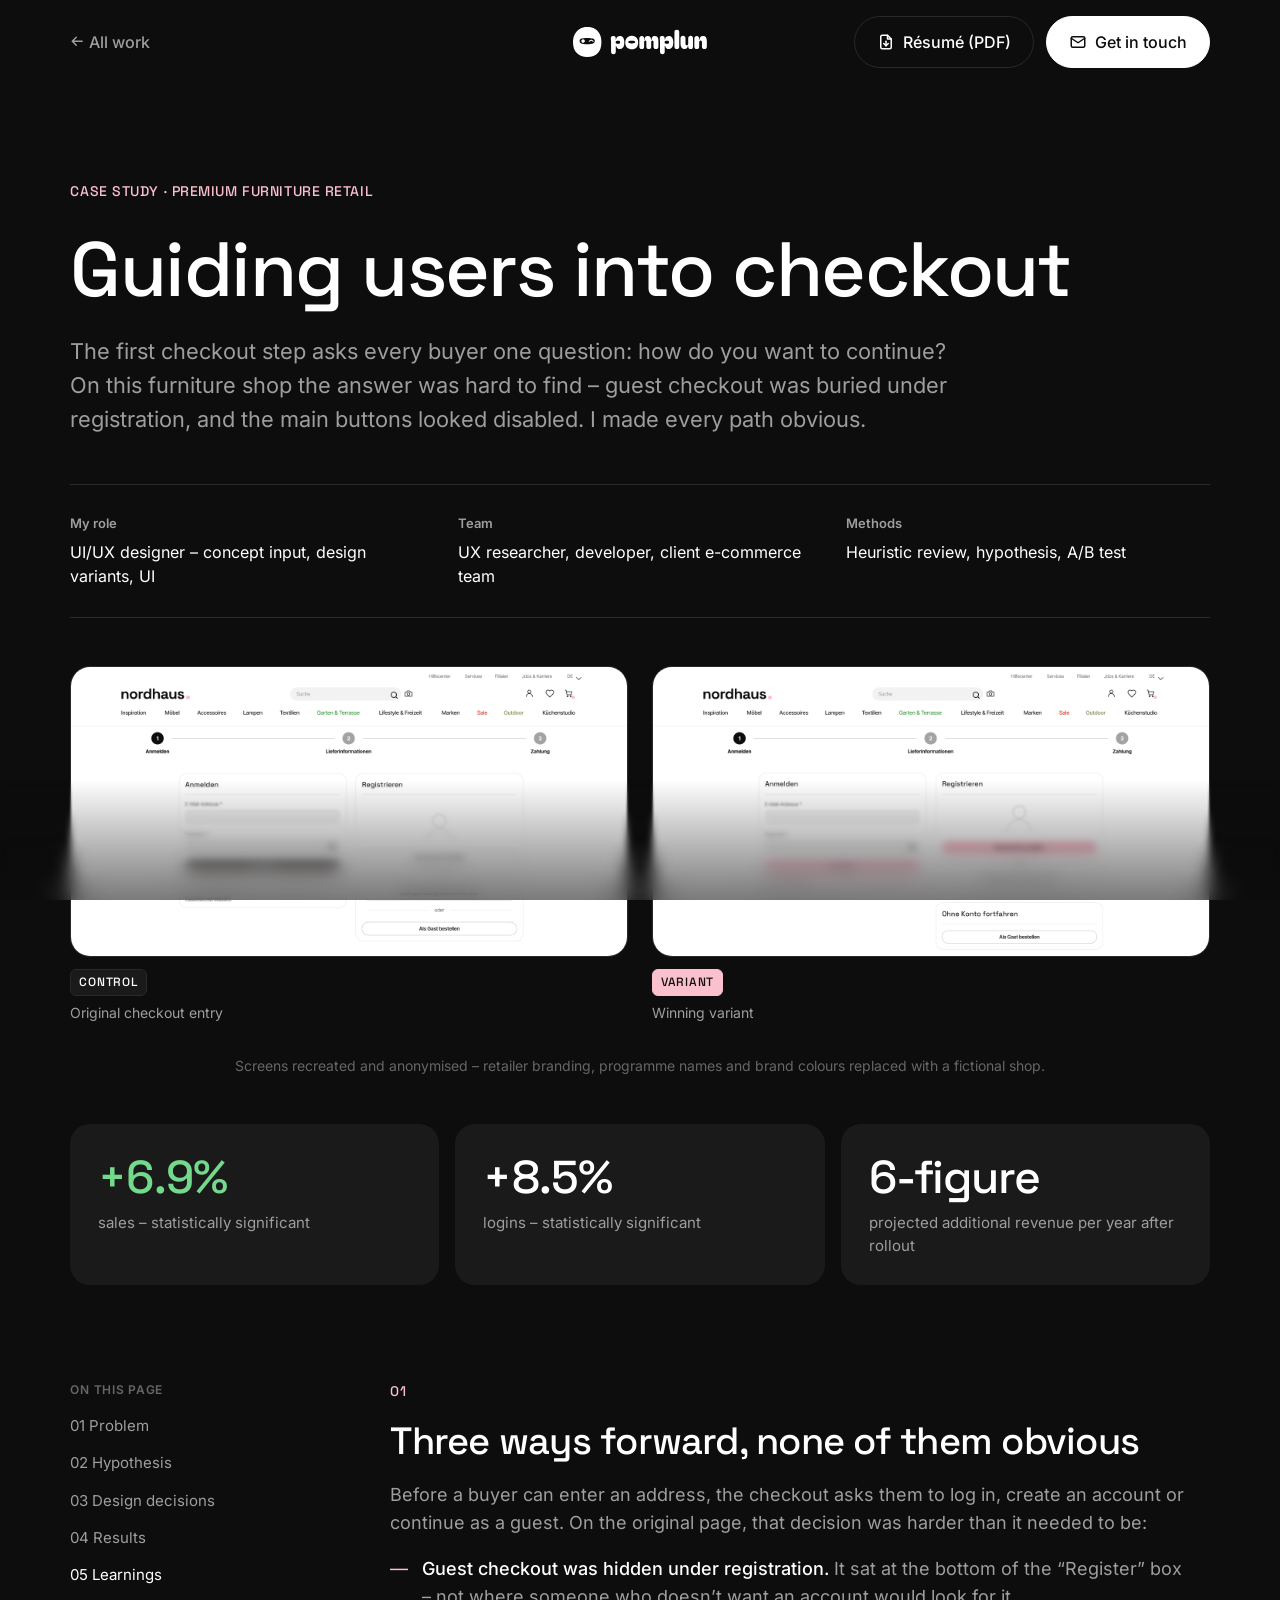
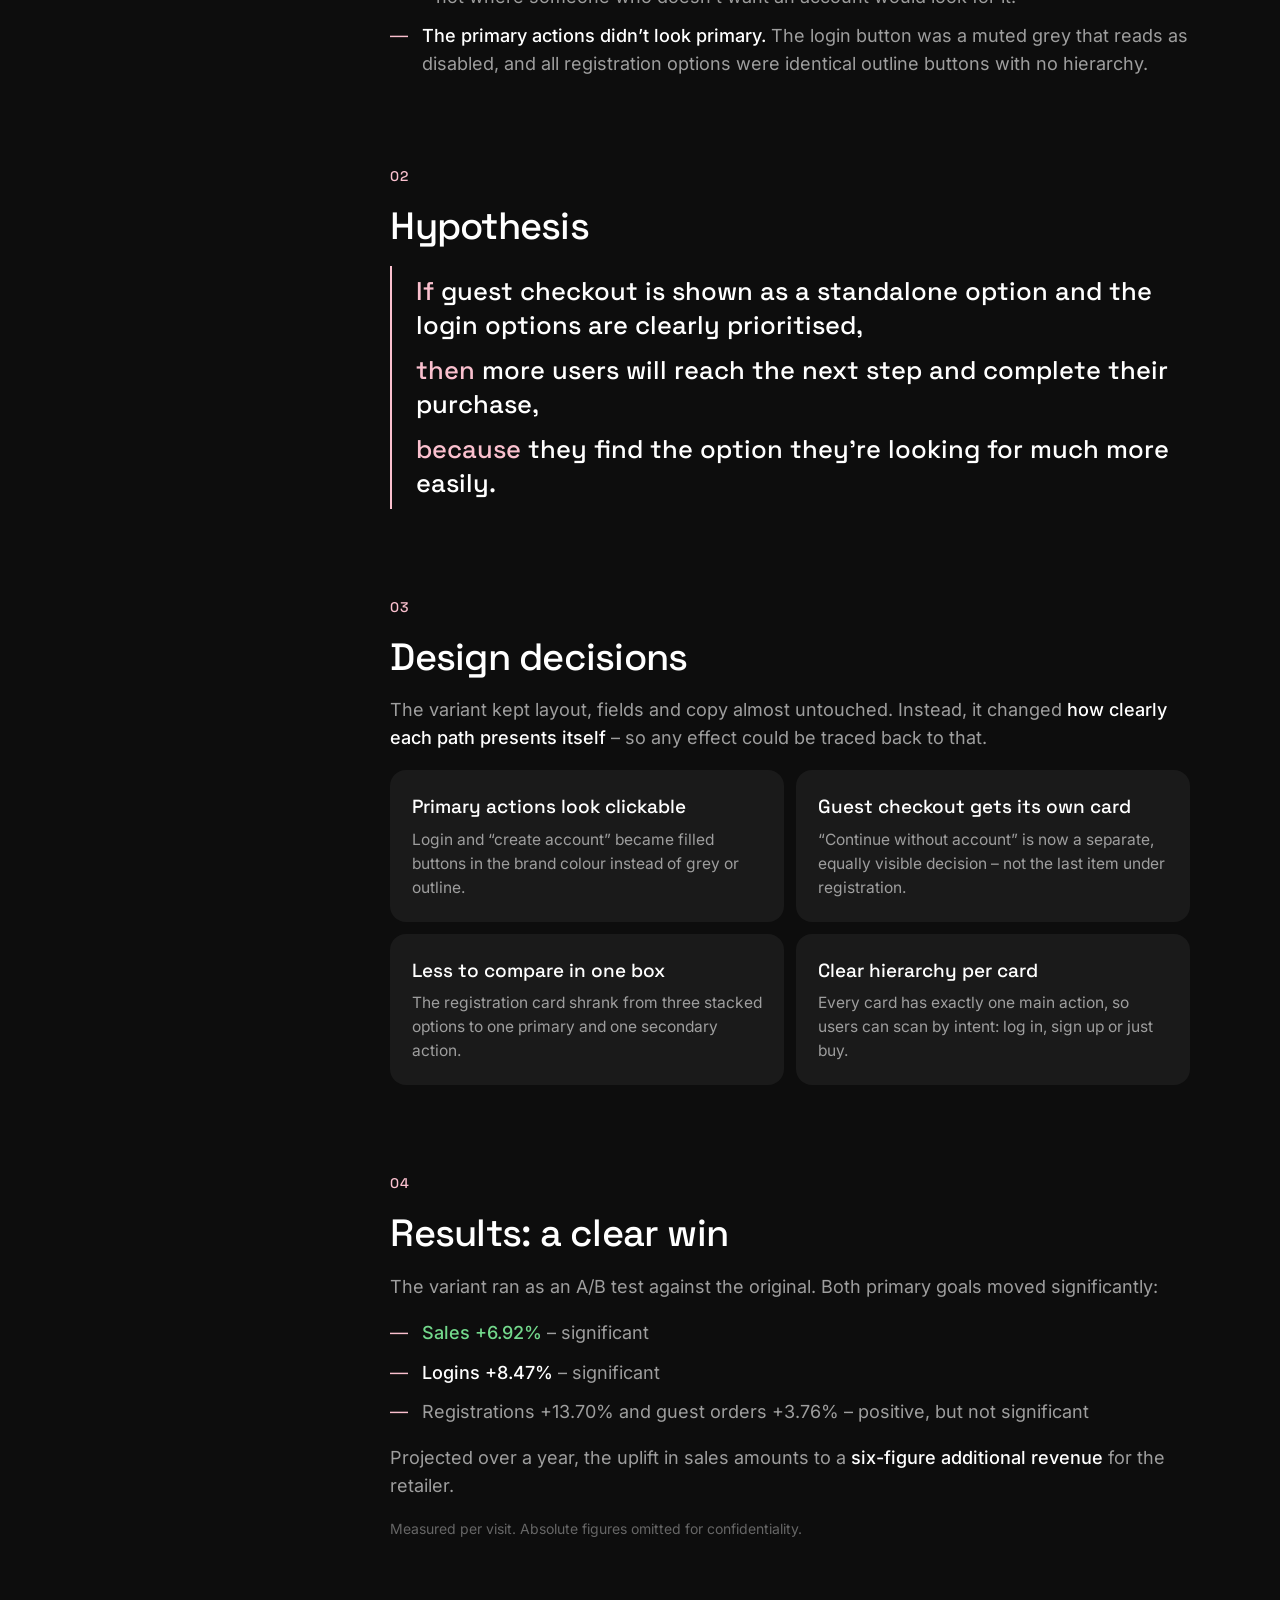
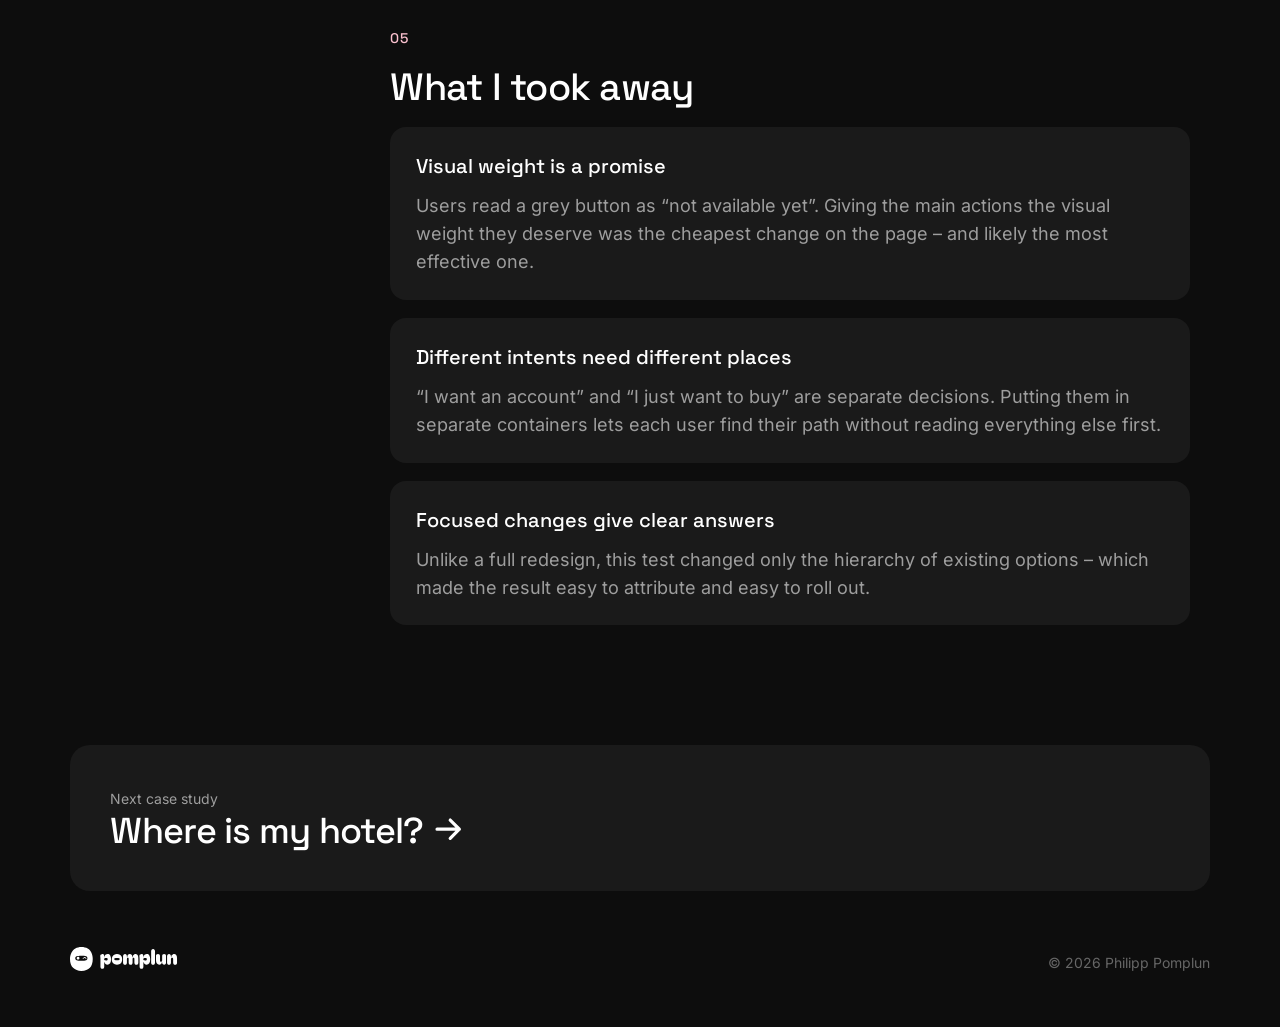
<file: checkout.html>
<!DOCTYPE html>
<html lang="en">
<head>
<meta charset="UTF-8">
<meta name="viewport" content="width=device-width, initial-scale=1">
<title>Guiding users into checkout – Philipp Pomplun</title>
<meta name="description" content="Case study: restructuring the checkout entry of a premium furniture retailer – clearer primary actions and a standalone guest checkout led to a significant +6.9% in sales.">
<meta name="theme-color" content="#0d0d0d">
<link rel="icon" href="favicon.svg" type="image/svg+xml">
<link rel="icon" href="favicon.ico" sizes="32x32">
<link rel="apple-touch-icon" href="apple-touch-icon.png">
<link rel="preload" href="fonts/inter.woff" as="font" type="font/woff" crossorigin>
<link rel="preload" href="fonts/space-grotesk.woff" as="font" type="font/woff" crossorigin>
<link rel="stylesheet" href="style.css">
</head>
<body>

<svg width="0" height="0" style="position:absolute" aria-hidden="true">
  <symbol id="logo" viewBox="0 0 170 38">
    <path fill="currentColor" d="M59.192 28C58.0186 28 57.0373 27.6373 56.248 26.912C55.48 26.1867 54.9893 25.248 54.776 24.096H54.2V31.456C54.2 32.3307 53.9546 33.0667 53.464 33.664C52.9733 34.2827 52.2266 34.592 51.224 34.592C50.264 34.592 49.5173 34.2827 48.984 33.664C48.472 33.0667 48.216 32.3093 48.216 31.392V19.424C48.216 18.3573 48.1733 17.4613 48.088 16.736C48.024 15.9893 47.96 15.3173 47.896 14.72C47.8106 13.824 47.992 13.0667 48.44 12.448C48.888 11.808 49.6133 11.424 50.616 11.296C51.9173 11.1253 52.8346 11.36 53.368 12C53.9226 12.6187 54.2 13.5893 54.2 14.912V16.448L54.328 16.48C54.4346 15.648 54.68 14.8373 55.064 14.048C55.4693 13.2373 56.0346 12.576 56.76 12.064C57.4853 11.5307 58.4026 11.264 59.512 11.264C61.368 11.264 62.744 12.0107 63.64 13.504C64.5573 14.976 65.016 16.9493 65.016 19.424C65.016 25.1413 63.0746 28 59.192 28ZM54.072 19.36C54.072 19.7013 54.1146 19.968 54.2 20.16C54.328 20.5653 54.5946 20.864 55 21.056C55.4266 21.2267 56.056 21.312 56.888 21.312C57.9546 21.312 58.68 21.152 59.064 20.832C59.4693 20.512 59.672 20.0213 59.672 19.36C59.672 18.6773 59.48 18.1867 59.096 17.888C58.712 17.568 57.9866 17.408 56.92 17.408C56.0666 17.408 55.4266 17.504 55 17.696C54.5946 17.8667 54.328 18.1547 54.2 18.56C54.1146 18.752 54.072 19.0187 54.072 19.36Z"/>
    <path fill="currentColor" d="M74.3655 28.064C71.8695 28.064 69.8748 27.328 68.3815 25.856C66.9095 24.3627 66.1735 22.2613 66.1735 19.552C66.1735 17.888 66.5148 16.4267 67.1975 15.168C67.8801 13.9093 68.8295 12.928 70.0455 12.224C71.2828 11.4987 72.7228 11.136 74.3655 11.136C76.2001 11.136 77.7255 11.4987 78.9415 12.224C80.1575 12.928 81.0641 13.9093 81.6615 15.168C82.2801 16.4267 82.5895 17.888 82.5895 19.552C82.5895 22.2613 81.9068 24.3627 80.5415 25.856C79.1975 27.328 77.1388 28.064 74.3655 28.064ZM69.9815 19.008C69.9815 19.6693 70.3121 20.1387 70.9735 20.416C71.6348 20.672 72.7655 20.8 74.3655 20.8C75.9655 20.8 77.0961 20.672 77.7575 20.416C78.4188 20.1387 78.7495 19.6693 78.7495 19.008C78.7495 18.368 78.4188 17.92 77.7575 17.664C77.0961 17.408 75.9655 17.28 74.3655 17.28C72.7655 17.28 71.6348 17.408 70.9735 17.664C70.3121 17.92 69.9815 18.368 69.9815 19.008Z"/>
    <path fill="currentColor" d="M87.1532 28C86.1932 28 85.4252 27.7227 84.8492 27.168C84.2945 26.592 84.0172 25.888 84.0172 25.056V14.464C84.0172 13.568 84.2839 12.8107 84.8172 12.192C85.3719 11.5733 86.1505 11.264 87.1532 11.264C88.1345 11.264 88.8706 11.5733 89.3612 12.192C89.8519 12.8107 90.0972 13.5893 90.0972 14.528V16.128H90.6732C90.6732 14.3147 91.0572 13.056 91.8252 12.352C92.5932 11.6267 93.5426 11.264 94.6732 11.264C96.1239 11.264 97.1905 11.712 97.8732 12.608C98.5559 13.504 98.8972 14.6773 98.8972 16.128H99.4732C99.4732 14.912 99.6759 13.952 100.081 13.248C100.487 12.544 100.999 12.0427 101.617 11.744C102.257 11.424 102.919 11.264 103.601 11.264C104.988 11.264 106.001 11.5947 106.641 12.256C107.303 12.9173 107.729 13.8027 107.921 14.912C108.113 16.0213 108.209 17.2693 108.209 18.656V25.056C108.209 25.888 107.921 26.592 107.345 27.168C106.791 27.7227 106.044 28 105.105 28C104.167 28 103.409 27.7227 102.833 27.168C102.257 26.592 101.969 25.888 101.969 25.056V19.392C101.969 18.624 101.873 18.0267 101.681 17.6C101.489 17.1733 101.105 16.96 100.529 16.96C99.9106 16.96 99.5052 17.1947 99.3132 17.664C99.1426 18.1333 99.0572 18.7307 99.0572 19.456V25.056C99.0572 25.888 98.7906 26.592 98.2572 27.168C97.7239 27.7227 96.9879 28 96.0492 28C95.0892 28 94.3212 27.7227 93.7452 27.168C93.1906 26.592 92.9132 25.888 92.9132 25.056V19.392C92.9132 18.624 92.8172 18.0267 92.6252 17.6C92.4332 17.1733 92.0599 16.96 91.5052 16.96C90.8866 16.96 90.4919 17.1947 90.3212 17.664C90.1719 18.1333 90.0972 18.7307 90.0972 19.456V25.056C90.0972 25.888 89.8412 26.592 89.3292 27.168C88.8172 27.7227 88.0919 28 87.1532 28Z"/>
    <path fill="currentColor" d="M121.192 28C120.019 28 119.037 27.6373 118.248 26.912C117.48 26.1867 116.989 25.248 116.776 24.096H116.2V31.456C116.2 32.3307 115.955 33.0667 115.464 33.664C114.973 34.2827 114.227 34.592 113.224 34.592C112.264 34.592 111.517 34.2827 110.984 33.664C110.472 33.0667 110.216 32.3093 110.216 31.392V19.424C110.216 18.3573 110.173 17.4613 110.088 16.736C110.024 15.9893 109.96 15.3173 109.896 14.72C109.811 13.824 109.992 13.0667 110.44 12.448C110.888 11.808 111.613 11.424 112.616 11.296C113.917 11.1253 114.835 11.36 115.368 12C115.923 12.6187 116.2 13.5893 116.2 14.912V16.448L116.328 16.48C116.435 15.648 116.68 14.8373 117.064 14.048C117.469 13.2373 118.035 12.576 118.76 12.064C119.485 11.5307 120.403 11.264 121.512 11.264C123.368 11.264 124.744 12.0107 125.64 13.504C126.557 14.976 127.016 16.9493 127.016 19.424C127.016 25.1413 125.075 28 121.192 28ZM116.072 19.36C116.072 19.7013 116.115 19.968 116.2 20.16C116.328 20.5653 116.595 20.864 117 21.056C117.427 21.2267 118.056 21.312 118.888 21.312C119.955 21.312 120.68 21.152 121.064 20.832C121.469 20.512 121.672 20.0213 121.672 19.36C121.672 18.6773 121.48 18.1867 121.096 17.888C120.712 17.568 119.987 17.408 118.92 17.408C118.067 17.408 117.427 17.504 117 17.696C116.595 17.8667 116.328 18.1547 116.2 18.56C116.115 18.752 116.072 19.0187 116.072 19.36Z"/>
    <path fill="currentColor" d="M131.622 28C130.577 28 129.787 27.7227 129.254 27.168C128.742 26.6133 128.486 25.92 128.486 25.088V6.528C128.486 5.61067 128.742 4.85334 129.254 4.256C129.787 3.63734 130.577 3.328 131.622 3.328C132.561 3.328 133.286 3.63734 133.798 4.256C134.31 4.85334 134.566 5.58934 134.566 6.464V25.088C134.566 25.92 134.31 26.6133 133.798 27.168C133.286 27.7227 132.561 28 131.622 28Z"/>
    <path fill="currentColor" d="M141.296 28C139.803 28 138.587 27.4347 137.648 26.304C136.71 25.1733 136.23 23.584 136.208 21.536L136.176 14.144C136.176 13.2267 136.454 12.512 137.008 12C137.584 11.4667 138.363 11.2 139.344 11.2C140.283 11.2 141.04 11.4667 141.616 12C142.192 12.512 142.48 13.2267 142.48 14.144V20.832C142.48 22.432 143.11 23.232 144.368 23.232C144.987 23.232 145.403 23.008 145.616 22.56C145.83 22.0907 145.936 21.4933 145.936 20.768V14.144C145.936 13.312 146.224 12.6187 146.8 12.064C147.376 11.488 148.123 11.2 149.04 11.2C150 11.2 150.736 11.488 151.248 12.064C151.782 12.6187 152.048 13.312 152.048 14.144V24.64C152.048 25.664 151.814 26.4853 151.344 27.104C150.896 27.7013 150.16 28 149.136 28C148.134 28 147.344 27.7013 146.768 27.104C146.214 26.4853 145.936 25.664 145.936 24.64V24.096H145.36C145.36 25.3333 144.987 26.2933 144.24 26.976C143.515 27.6587 142.534 28 141.296 28Z"/>
    <path fill="currentColor" d="M156.812 28C155.873 28 155.116 27.7227 154.54 27.168C153.985 26.592 153.708 25.888 153.708 25.056V14.464C153.708 13.568 153.974 12.8107 154.508 12.192C155.041 11.5733 155.809 11.264 156.812 11.264C157.793 11.264 158.54 11.5733 159.052 12.192C159.564 12.8107 159.82 13.5893 159.82 14.528V16.128H160.396C160.396 14.912 160.609 13.952 161.036 13.248C161.484 12.544 162.049 12.0427 162.732 11.744C163.414 11.424 164.097 11.264 164.78 11.264C166.422 11.264 167.628 11.8613 168.396 13.056C169.164 14.2293 169.548 15.904 169.548 18.08V25.056C169.548 25.888 169.27 26.592 168.716 27.168C168.161 27.7227 167.414 28 166.476 28C165.516 28 164.748 27.7227 164.172 27.168C163.617 26.592 163.34 25.888 163.34 25.056V19.392C163.34 18.624 163.19 18.0267 162.892 17.6C162.614 17.1733 162.198 16.96 161.644 16.96C161.004 16.96 160.534 17.1947 160.236 17.664C159.958 18.1333 159.82 18.7307 159.82 19.456V25.056C159.82 25.888 159.553 26.592 159.02 27.168C158.486 27.7227 157.75 28 156.812 28Z"/>
    <path fill="currentColor" d="M17.9649 38C12.4912 38 8.11696 36.3478 4.8421 33.0435C1.61403 29.6912 0 24.9742 0 18.8923C0 15.1569 0.748538 11.8765 2.24561 9.05104C3.74269 6.22558 5.82456 4.02268 8.49123 2.44234C11.2047 0.814114 14.3626 0 17.9649 0C21.9883 0 25.3333 0.814114 28 2.44234C30.6667 4.02268 32.655 6.22558 33.9649 9.05104C35.3216 11.8765 36 15.1569 36 18.8923C36 24.9742 34.5029 29.6912 31.5088 33.0435C28.5614 36.3478 24.0468 38 17.9649 38ZM8.35088 17.6711C8.35088 19.1556 9.07602 20.2092 10.5263 20.8318C11.9766 21.4064 14.4561 21.6938 17.9649 21.6938C21.4737 21.6938 23.9532 21.4064 25.4035 20.8318C26.8538 20.2092 27.5789 19.1556 27.5789 17.6711C27.5789 16.2344 26.8538 15.2287 25.4035 14.6541C23.9532 14.0794 21.4737 13.7921 17.9649 13.7921C14.4561 13.7921 11.9766 14.0794 10.5263 14.6541C9.07602 15.2287 8.35088 16.2344 8.35088 17.6711Z"/>
    <path fill="currentColor" d="M14.9704 17.6531C14.9704 18.8929 13.9886 19.8979 12.7774 19.8979C11.5663 19.8979 10.5844 18.8929 10.5844 17.6531C10.5844 16.4133 11.5663 15.4083 12.7774 15.4083C13.9886 15.4083 14.9704 16.4133 14.9704 17.6531Z"/>
    <path fill="currentColor" fill-rule="evenodd" clip-rule="evenodd" d="M20.129 18.7605C20.3164 19.055 20.6391 19.0816 20.8499 18.8197C21.3836 18.1568 22.0574 17.586 22.7784 17.4554C23.4682 17.3305 24.2718 17.5941 25.1283 18.791C25.3277 19.0697 25.651 19.0697 25.8504 18.791C26.0499 18.5123 26.0499 18.0605 25.8504 17.7818C24.792 16.3028 23.6808 15.8529 22.6471 16.0401C21.6448 16.2217 20.7866 16.9889 20.1714 17.7531C19.9606 18.0149 19.9416 18.4659 20.129 18.7605Z"/>
  </symbol>
</svg>

<header class="nav" id="nav">
  <div class="wrap">
    <a href="index.html#work" class="back"><svg class="arr l" viewBox="0 0 16 16" aria-hidden="true"><path d="M2.5 8h11M9 3.5 13.5 8 9 12.5" fill="none" stroke="currentColor" stroke-width="1.6" stroke-linecap="round" stroke-linejoin="round"/></svg> All work</a>
    <a href="index.html" class="logo" aria-label="Philipp Pomplun – home"><svg viewBox="0 0 170 38"><use href="#logo"/></svg></a>
    <nav class="links" aria-label="Main">
      <a class="btn nav-btn dl" href="resume.pdf" download aria-label="Download résumé (PDF)" title="Résumé (PDF)"><svg class="ico" viewBox="0 0 24 24" fill="none" stroke="currentColor" stroke-width="2" stroke-linecap="round" stroke-linejoin="round" aria-hidden="true"><path d="M14 3H7a2 2 0 0 0-2 2v14a2 2 0 0 0 2 2h10a2 2 0 0 0 2-2V8z"/><path d="M14 3v5h5"/><path d="M12 11v6"/><path d="m9 14 3 3 3-3"/></svg><span class="txt">Résumé (PDF)</span></a>
      <a class="btn light nav-btn mail" href="index.html#contact" aria-label="Get in touch" title="Get in touch"><svg class="ico" viewBox="0 0 24 24" fill="none" stroke="currentColor" stroke-width="2" stroke-linecap="round" stroke-linejoin="round" aria-hidden="true"><rect x="3" y="5" width="18" height="14" rx="2"/><path d="m3 7 9 6 9-6"/></svg><span class="txt">Get in touch</span></a>
    </nav>
  </div>
</header>

<main id="top">
  <div class="wrap">

    <header class="cs-head">
      <span class="eyebrow reveal">Case study · Premium furniture retail</span>
      <h1 class="display reveal" style="--d:.1s">Guiding users into checkout</h1>
      <p class="reveal" style="--d:.2s">The first checkout step asks every buyer one question: how do you want to continue? On this furniture shop the answer was hard to find – guest checkout was buried under registration, and the main buttons looked disabled. I made every path obvious.</p>
    </header>

    <dl class="facts reveal">
      <div><dt>My role</dt><dd>UI/UX designer – concept input, design variants, UI</dd></div>
      <div><dt>Team</dt><dd>UX researcher, developer, client e-commerce team</dd></div>
      <div><dt>Methods</dt><dd>Heuristic review, hypothesis, A/B test</dd></div>
    </dl>

    <div class="compare">
      <figure class="shot reveal">
        <div class="frame"><img src="img/cs2/ctrl.png" width="2880" height="1500" alt="Original checkout entry (recreated, anonymised): login form with a muted grey button next to a registration box that stacks three equal outline buttons – create account, member registration and guest checkout – separated by 'or' dividers." loading="lazy"></div>
        <figcaption><span class="label">CONTROL</span>Original checkout entry</figcaption>
      </figure>
      <figure class="shot reveal" style="--d:.12s">
        <div class="frame"><img src="img/cs2/var.png" width="2880" height="1500" alt="Redesigned checkout entry (recreated, anonymised): login and create-account as clear primary buttons, member registration as secondary option, and guest checkout moved into its own card 'Continue without account'." loading="lazy"></div>
        <figcaption><span class="label var">VARIANT</span>Winning variant</figcaption>
      </figure>
    </div>
    <p class="note reveal shots-note">Screens recreated and anonymised – retailer branding, programme names and brand colours replaced with a fictional shop.</p>

    <div class="tldr">
      <div class="metric reveal"><span class="num up">+6.9%</span><p>sales – statistically significant</p></div>
      <div class="metric reveal" style="--d:.1s"><span class="num">+8.5%</span><p>logins – statistically significant</p></div>
      <div class="metric reveal" style="--d:.2s"><span class="num">6-figure</span><p>projected additional revenue per year after rollout</p></div>
    </div>

    <div class="cs-body">
      <nav class="toc" aria-label="On this page">
        <span class="t">ON THIS PAGE</span>
        <a href="#problem">01 Problem</a>
        <a href="#hypothesis">02 Hypothesis</a>
        <a href="#design">03 Design decisions</a>
        <a href="#results">04 Results</a>
        <a href="#learnings">05 Learnings</a>
      </nav>

      <div class="cs-content">

        <section id="problem" class="reveal">
          <span class="eyebrow">01</span>
          <h2 class="display">Three ways forward, none of them obvious</h2>
          <p>Before a buyer can enter an address, the checkout asks them to log in, create an account or continue as a guest. On the original page, that decision was harder than it needed to be:</p>
          <ul class="list">
            <li><span><strong>Guest checkout was hidden under registration.</strong> It sat at the bottom of the “Register” box – not where someone who doesn’t want an account would look for it.</span></li>
            <li><span><strong>The primary actions didn’t look primary.</strong> The login button was a muted grey that reads as disabled, and all registration options were identical outline buttons with no hierarchy.</span></li>
          </ul>
        </section>

        <section id="hypothesis" class="reveal">
          <span class="eyebrow">02</span>
          <h2 class="display">Hypothesis</h2>
          <div class="hypo">
            <p><b>If</b> guest checkout is shown as a standalone option and the login options are clearly prioritised,</p>
            <p><b>then</b> more users will reach the next step and complete their purchase,</p>
            <p><b>because</b> they find the option they’re looking for much more easily.</p>
          </div>
        </section>

        <section id="design" class="reveal">
          <span class="eyebrow">03</span>
          <h2 class="display">Design decisions</h2>
          <p>The variant kept layout, fields and copy almost untouched. Instead, it changed <strong>how clearly each path presents itself</strong> – so any effect could be traced back to that.</p>
          <div class="changes">
            <div class="change"><h3>Primary actions look clickable</h3><p>Login and “create account” became filled buttons in the brand colour instead of grey or outline.</p></div>
            <div class="change"><h3>Guest checkout gets its own card</h3><p>“Continue without account” is now a separate, equally visible decision – not the last item under registration.</p></div>
            <div class="change"><h3>Less to compare in one box</h3><p>The registration card shrank from three stacked options to one primary and one secondary action.</p></div>
            <div class="change"><h3>Clear hierarchy per card</h3><p>Every card has exactly one main action, so users can scan by intent: log in, sign up or just buy.</p></div>
          </div>
        </section>

        <section id="results" class="reveal">
          <span class="eyebrow">04</span>
          <h2 class="display">Results: a clear win</h2>
          <p>The variant ran as an A/B test against the original. Both primary goals moved significantly:</p>
          <ul class="list">
            <li><span><strong class="up">Sales +6.92%</strong> – significant</span></li>
            <li><span><strong>Logins +8.47%</strong> – significant</span></li>
            <li><span>Registrations +13.70% and guest orders +3.76% – positive, but not significant</span></li>
          </ul>
          <p>Projected over a year, the uplift in sales amounts to a <strong>six-figure additional revenue</strong> for the retailer.</p>
          <p class="note">Measured per visit. Absolute figures omitted for confidentiality.</p>
        </section>

        <section id="learnings" class="reveal">
          <span class="eyebrow">05</span>
          <h2 class="display">What I took away</h2>
          <div class="callout">
            <h3>Visual weight is a promise</h3>
            <p>Users read a grey button as “not available yet”. Giving the main actions the visual weight they deserve was the cheapest change on the page – and likely the most effective one.</p>
          </div>
          <div class="callout">
            <h3>Different intents need different places</h3>
            <p>“I want an account” and “I just want to buy” are separate decisions. Putting them in separate containers lets each user find their path without reading everything else first.</p>
          </div>
          <div class="callout">
            <h3>Focused changes give clear answers</h3>
            <p>Unlike a full redesign, this test changed only the hierarchy of existing options – which made the result easy to attribute and easy to roll out.</p>
          </div>
        </section>

      </div>
    </div>

    <a class="next reveal" href="location-map.html">
      <div><small>Next case study</small><div class="display">Where is my hotel? <svg class="arr" viewBox="0 0 16 16" aria-hidden="true"><path d="M2.5 8h11M9 3.5 13.5 8 9 12.5" fill="none" stroke="currentColor" stroke-width="1.6" stroke-linecap="round" stroke-linejoin="round"/></svg></div></div>
    </a>
  </div>
</main>

<footer>
  <div class="wrap">
    <a href="index.html" aria-label="Home"><svg viewBox="0 0 170 38"><use href="#logo"/></svg></a>
    <small>© <span id="year">2026</span> Philipp Pomplun</small>
  </div>
</footer>

<div class="edge-blur" aria-hidden="true"><div></div><div></div><div></div><div></div></div>
<script src="main.js" defer></script>
</body>
</html>
</file>
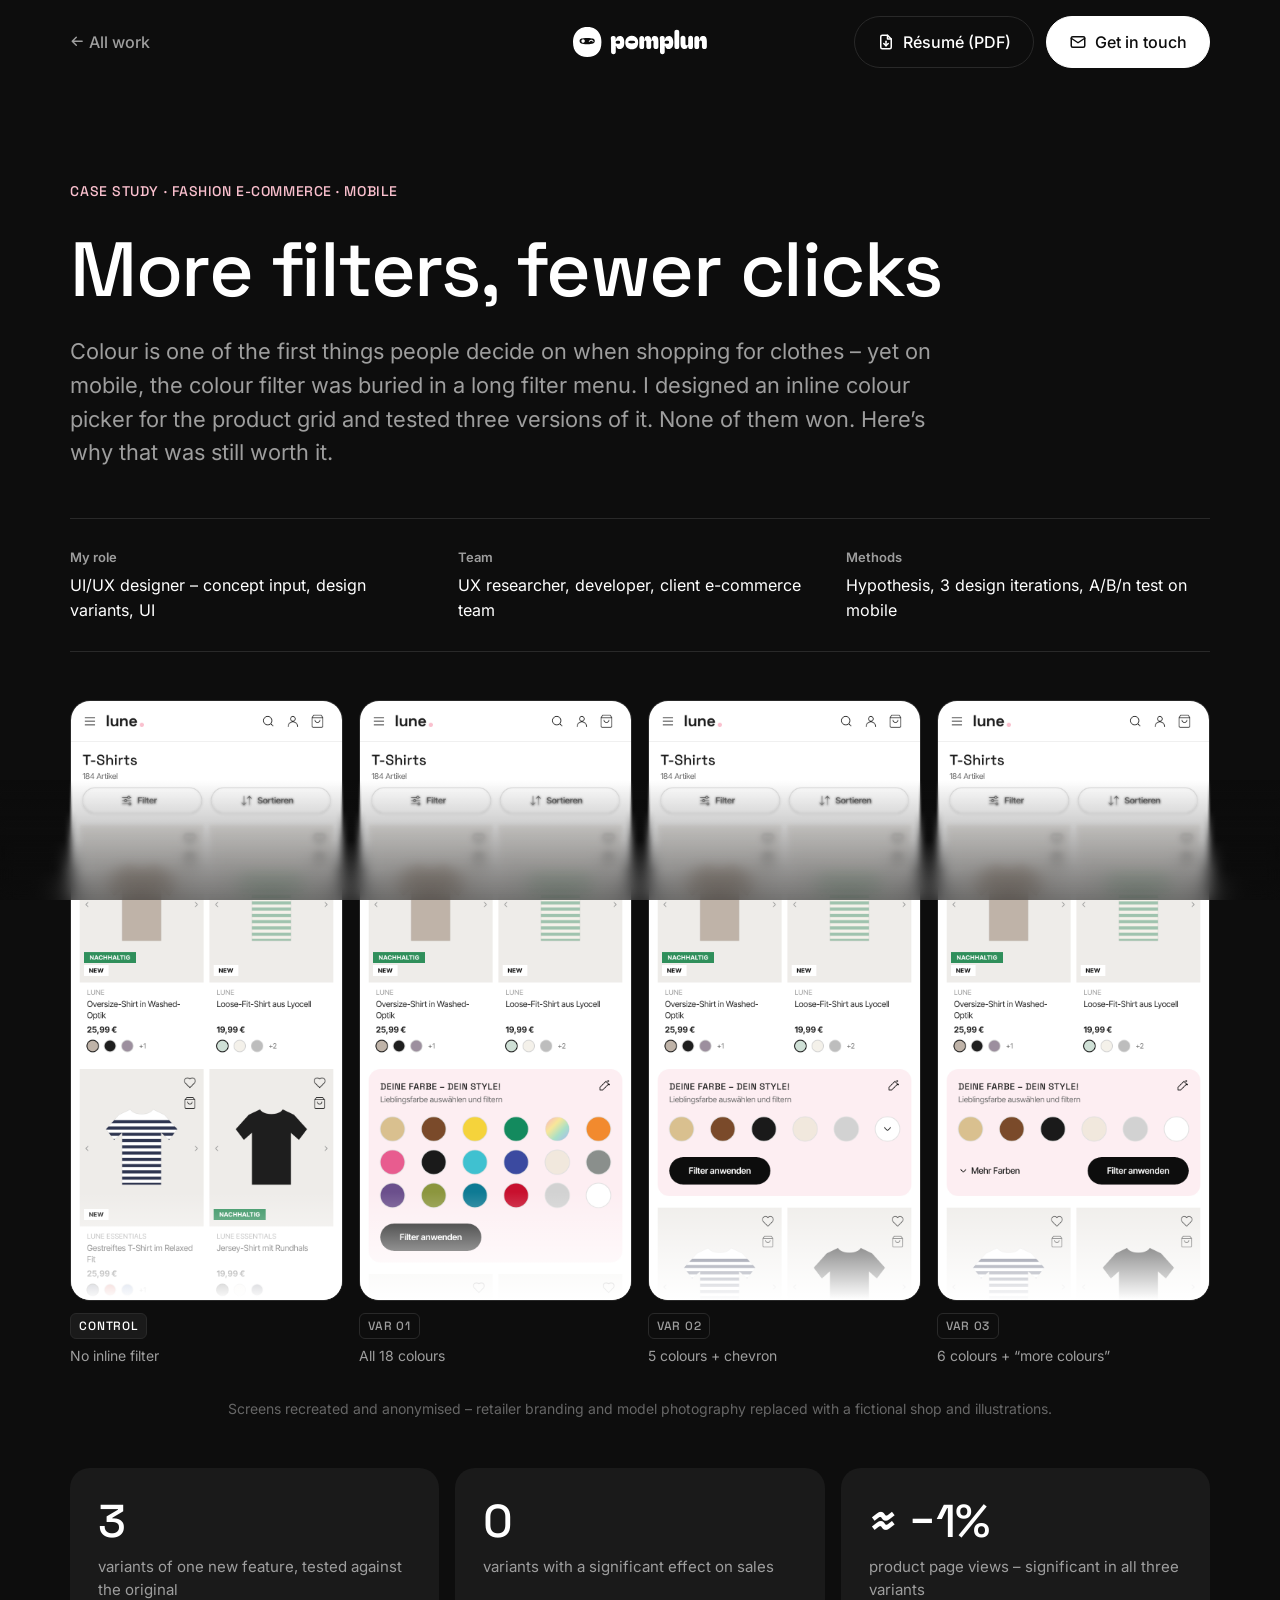
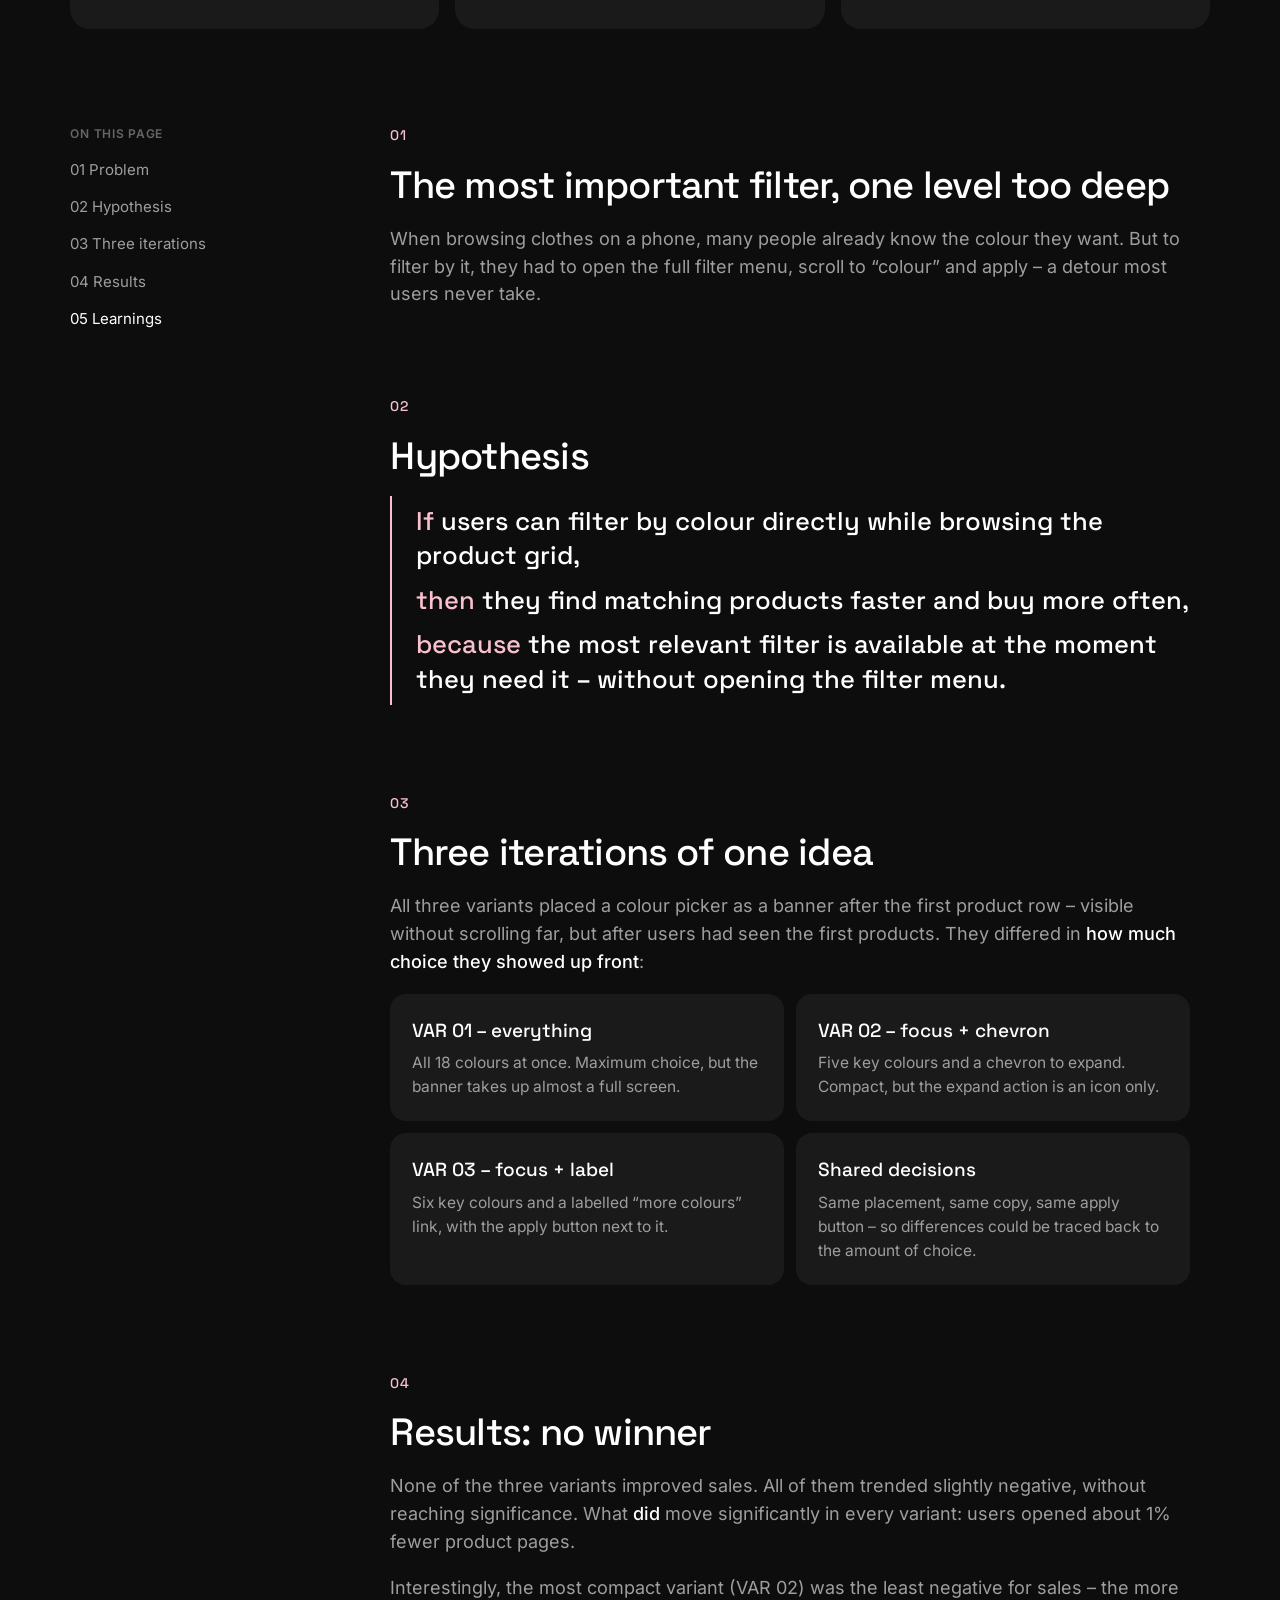
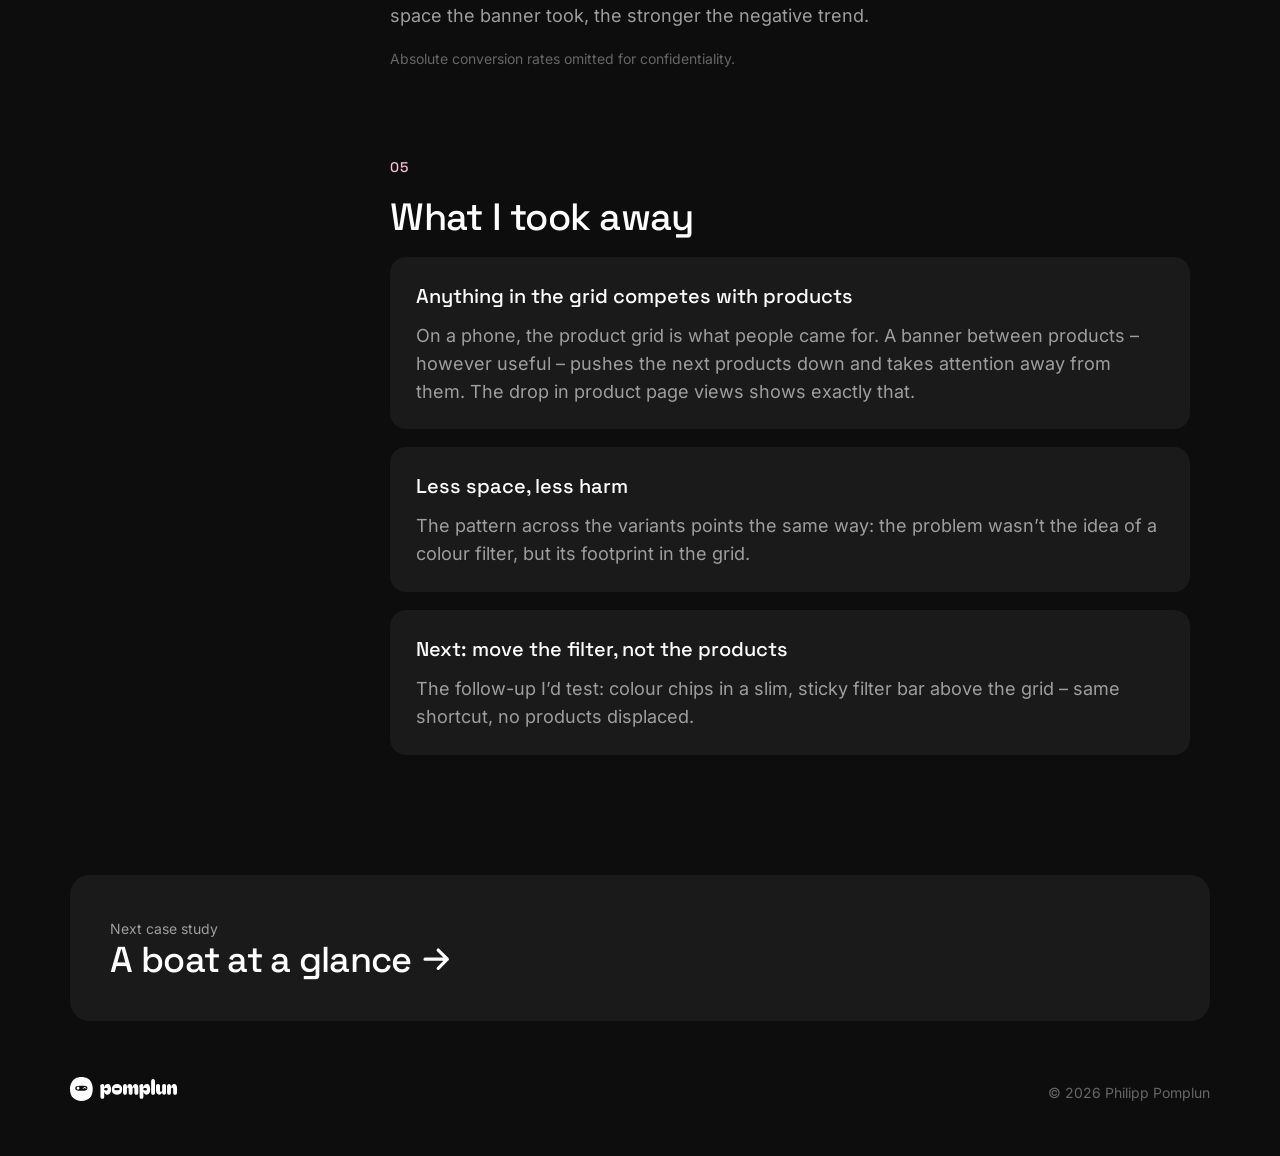
<file: color-filter.html>
<!DOCTYPE html>
<html lang="en">
<head>
<meta charset="UTF-8">
<meta name="viewport" content="width=device-width, initial-scale=1">
<title>More filters, fewer clicks – Philipp Pomplun</title>
<meta name="description" content="Case study: an inline colour filter for a fashion shop, tested in three variants – and what a losing test taught.">
<meta name="theme-color" content="#0d0d0d">
<link rel="icon" href="favicon.svg" type="image/svg+xml">
<link rel="icon" href="favicon.ico" sizes="32x32">
<link rel="apple-touch-icon" href="apple-touch-icon.png">
<link rel="preload" href="fonts/inter.woff" as="font" type="font/woff" crossorigin>
<link rel="preload" href="fonts/space-grotesk.woff" as="font" type="font/woff" crossorigin>
<link rel="stylesheet" href="style.css">
</head>
<body>

<svg width="0" height="0" style="position:absolute" aria-hidden="true">
  <symbol id="logo" viewBox="0 0 170 38">
    <path fill="currentColor" d="M59.192 28C58.0186 28 57.0373 27.6373 56.248 26.912C55.48 26.1867 54.9893 25.248 54.776 24.096H54.2V31.456C54.2 32.3307 53.9546 33.0667 53.464 33.664C52.9733 34.2827 52.2266 34.592 51.224 34.592C50.264 34.592 49.5173 34.2827 48.984 33.664C48.472 33.0667 48.216 32.3093 48.216 31.392V19.424C48.216 18.3573 48.1733 17.4613 48.088 16.736C48.024 15.9893 47.96 15.3173 47.896 14.72C47.8106 13.824 47.992 13.0667 48.44 12.448C48.888 11.808 49.6133 11.424 50.616 11.296C51.9173 11.1253 52.8346 11.36 53.368 12C53.9226 12.6187 54.2 13.5893 54.2 14.912V16.448L54.328 16.48C54.4346 15.648 54.68 14.8373 55.064 14.048C55.4693 13.2373 56.0346 12.576 56.76 12.064C57.4853 11.5307 58.4026 11.264 59.512 11.264C61.368 11.264 62.744 12.0107 63.64 13.504C64.5573 14.976 65.016 16.9493 65.016 19.424C65.016 25.1413 63.0746 28 59.192 28ZM54.072 19.36C54.072 19.7013 54.1146 19.968 54.2 20.16C54.328 20.5653 54.5946 20.864 55 21.056C55.4266 21.2267 56.056 21.312 56.888 21.312C57.9546 21.312 58.68 21.152 59.064 20.832C59.4693 20.512 59.672 20.0213 59.672 19.36C59.672 18.6773 59.48 18.1867 59.096 17.888C58.712 17.568 57.9866 17.408 56.92 17.408C56.0666 17.408 55.4266 17.504 55 17.696C54.5946 17.8667 54.328 18.1547 54.2 18.56C54.1146 18.752 54.072 19.0187 54.072 19.36Z"/>
    <path fill="currentColor" d="M74.3655 28.064C71.8695 28.064 69.8748 27.328 68.3815 25.856C66.9095 24.3627 66.1735 22.2613 66.1735 19.552C66.1735 17.888 66.5148 16.4267 67.1975 15.168C67.8801 13.9093 68.8295 12.928 70.0455 12.224C71.2828 11.4987 72.7228 11.136 74.3655 11.136C76.2001 11.136 77.7255 11.4987 78.9415 12.224C80.1575 12.928 81.0641 13.9093 81.6615 15.168C82.2801 16.4267 82.5895 17.888 82.5895 19.552C82.5895 22.2613 81.9068 24.3627 80.5415 25.856C79.1975 27.328 77.1388 28.064 74.3655 28.064ZM69.9815 19.008C69.9815 19.6693 70.3121 20.1387 70.9735 20.416C71.6348 20.672 72.7655 20.8 74.3655 20.8C75.9655 20.8 77.0961 20.672 77.7575 20.416C78.4188 20.1387 78.7495 19.6693 78.7495 19.008C78.7495 18.368 78.4188 17.92 77.7575 17.664C77.0961 17.408 75.9655 17.28 74.3655 17.28C72.7655 17.28 71.6348 17.408 70.9735 17.664C70.3121 17.92 69.9815 18.368 69.9815 19.008Z"/>
    <path fill="currentColor" d="M87.1532 28C86.1932 28 85.4252 27.7227 84.8492 27.168C84.2945 26.592 84.0172 25.888 84.0172 25.056V14.464C84.0172 13.568 84.2839 12.8107 84.8172 12.192C85.3719 11.5733 86.1505 11.264 87.1532 11.264C88.1345 11.264 88.8706 11.5733 89.3612 12.192C89.8519 12.8107 90.0972 13.5893 90.0972 14.528V16.128H90.6732C90.6732 14.3147 91.0572 13.056 91.8252 12.352C92.5932 11.6267 93.5426 11.264 94.6732 11.264C96.1239 11.264 97.1905 11.712 97.8732 12.608C98.5559 13.504 98.8972 14.6773 98.8972 16.128H99.4732C99.4732 14.912 99.6759 13.952 100.081 13.248C100.487 12.544 100.999 12.0427 101.617 11.744C102.257 11.424 102.919 11.264 103.601 11.264C104.988 11.264 106.001 11.5947 106.641 12.256C107.303 12.9173 107.729 13.8027 107.921 14.912C108.113 16.0213 108.209 17.2693 108.209 18.656V25.056C108.209 25.888 107.921 26.592 107.345 27.168C106.791 27.7227 106.044 28 105.105 28C104.167 28 103.409 27.7227 102.833 27.168C102.257 26.592 101.969 25.888 101.969 25.056V19.392C101.969 18.624 101.873 18.0267 101.681 17.6C101.489 17.1733 101.105 16.96 100.529 16.96C99.9106 16.96 99.5052 17.1947 99.3132 17.664C99.1426 18.1333 99.0572 18.7307 99.0572 19.456V25.056C99.0572 25.888 98.7906 26.592 98.2572 27.168C97.7239 27.7227 96.9879 28 96.0492 28C95.0892 28 94.3212 27.7227 93.7452 27.168C93.1906 26.592 92.9132 25.888 92.9132 25.056V19.392C92.9132 18.624 92.8172 18.0267 92.6252 17.6C92.4332 17.1733 92.0599 16.96 91.5052 16.96C90.8866 16.96 90.4919 17.1947 90.3212 17.664C90.1719 18.1333 90.0972 18.7307 90.0972 19.456V25.056C90.0972 25.888 89.8412 26.592 89.3292 27.168C88.8172 27.7227 88.0919 28 87.1532 28Z"/>
    <path fill="currentColor" d="M121.192 28C120.019 28 119.037 27.6373 118.248 26.912C117.48 26.1867 116.989 25.248 116.776 24.096H116.2V31.456C116.2 32.3307 115.955 33.0667 115.464 33.664C114.973 34.2827 114.227 34.592 113.224 34.592C112.264 34.592 111.517 34.2827 110.984 33.664C110.472 33.0667 110.216 32.3093 110.216 31.392V19.424C110.216 18.3573 110.173 17.4613 110.088 16.736C110.024 15.9893 109.96 15.3173 109.896 14.72C109.811 13.824 109.992 13.0667 110.44 12.448C110.888 11.808 111.613 11.424 112.616 11.296C113.917 11.1253 114.835 11.36 115.368 12C115.923 12.6187 116.2 13.5893 116.2 14.912V16.448L116.328 16.48C116.435 15.648 116.68 14.8373 117.064 14.048C117.469 13.2373 118.035 12.576 118.76 12.064C119.485 11.5307 120.403 11.264 121.512 11.264C123.368 11.264 124.744 12.0107 125.64 13.504C126.557 14.976 127.016 16.9493 127.016 19.424C127.016 25.1413 125.075 28 121.192 28ZM116.072 19.36C116.072 19.7013 116.115 19.968 116.2 20.16C116.328 20.5653 116.595 20.864 117 21.056C117.427 21.2267 118.056 21.312 118.888 21.312C119.955 21.312 120.68 21.152 121.064 20.832C121.469 20.512 121.672 20.0213 121.672 19.36C121.672 18.6773 121.48 18.1867 121.096 17.888C120.712 17.568 119.987 17.408 118.92 17.408C118.067 17.408 117.427 17.504 117 17.696C116.595 17.8667 116.328 18.1547 116.2 18.56C116.115 18.752 116.072 19.0187 116.072 19.36Z"/>
    <path fill="currentColor" d="M131.622 28C130.577 28 129.787 27.7227 129.254 27.168C128.742 26.6133 128.486 25.92 128.486 25.088V6.528C128.486 5.61067 128.742 4.85334 129.254 4.256C129.787 3.63734 130.577 3.328 131.622 3.328C132.561 3.328 133.286 3.63734 133.798 4.256C134.31 4.85334 134.566 5.58934 134.566 6.464V25.088C134.566 25.92 134.31 26.6133 133.798 27.168C133.286 27.7227 132.561 28 131.622 28Z"/>
    <path fill="currentColor" d="M141.296 28C139.803 28 138.587 27.4347 137.648 26.304C136.71 25.1733 136.23 23.584 136.208 21.536L136.176 14.144C136.176 13.2267 136.454 12.512 137.008 12C137.584 11.4667 138.363 11.2 139.344 11.2C140.283 11.2 141.04 11.4667 141.616 12C142.192 12.512 142.48 13.2267 142.48 14.144V20.832C142.48 22.432 143.11 23.232 144.368 23.232C144.987 23.232 145.403 23.008 145.616 22.56C145.83 22.0907 145.936 21.4933 145.936 20.768V14.144C145.936 13.312 146.224 12.6187 146.8 12.064C147.376 11.488 148.123 11.2 149.04 11.2C150 11.2 150.736 11.488 151.248 12.064C151.782 12.6187 152.048 13.312 152.048 14.144V24.64C152.048 25.664 151.814 26.4853 151.344 27.104C150.896 27.7013 150.16 28 149.136 28C148.134 28 147.344 27.7013 146.768 27.104C146.214 26.4853 145.936 25.664 145.936 24.64V24.096H145.36C145.36 25.3333 144.987 26.2933 144.24 26.976C143.515 27.6587 142.534 28 141.296 28Z"/>
    <path fill="currentColor" d="M156.812 28C155.873 28 155.116 27.7227 154.54 27.168C153.985 26.592 153.708 25.888 153.708 25.056V14.464C153.708 13.568 153.974 12.8107 154.508 12.192C155.041 11.5733 155.809 11.264 156.812 11.264C157.793 11.264 158.54 11.5733 159.052 12.192C159.564 12.8107 159.82 13.5893 159.82 14.528V16.128H160.396C160.396 14.912 160.609 13.952 161.036 13.248C161.484 12.544 162.049 12.0427 162.732 11.744C163.414 11.424 164.097 11.264 164.78 11.264C166.422 11.264 167.628 11.8613 168.396 13.056C169.164 14.2293 169.548 15.904 169.548 18.08V25.056C169.548 25.888 169.27 26.592 168.716 27.168C168.161 27.7227 167.414 28 166.476 28C165.516 28 164.748 27.7227 164.172 27.168C163.617 26.592 163.34 25.888 163.34 25.056V19.392C163.34 18.624 163.19 18.0267 162.892 17.6C162.614 17.1733 162.198 16.96 161.644 16.96C161.004 16.96 160.534 17.1947 160.236 17.664C159.958 18.1333 159.82 18.7307 159.82 19.456V25.056C159.82 25.888 159.553 26.592 159.02 27.168C158.486 27.7227 157.75 28 156.812 28Z"/>
    <path fill="currentColor" d="M17.9649 38C12.4912 38 8.11696 36.3478 4.8421 33.0435C1.61403 29.6912 0 24.9742 0 18.8923C0 15.1569 0.748538 11.8765 2.24561 9.05104C3.74269 6.22558 5.82456 4.02268 8.49123 2.44234C11.2047 0.814114 14.3626 0 17.9649 0C21.9883 0 25.3333 0.814114 28 2.44234C30.6667 4.02268 32.655 6.22558 33.9649 9.05104C35.3216 11.8765 36 15.1569 36 18.8923C36 24.9742 34.5029 29.6912 31.5088 33.0435C28.5614 36.3478 24.0468 38 17.9649 38ZM8.35088 17.6711C8.35088 19.1556 9.07602 20.2092 10.5263 20.8318C11.9766 21.4064 14.4561 21.6938 17.9649 21.6938C21.4737 21.6938 23.9532 21.4064 25.4035 20.8318C26.8538 20.2092 27.5789 19.1556 27.5789 17.6711C27.5789 16.2344 26.8538 15.2287 25.4035 14.6541C23.9532 14.0794 21.4737 13.7921 17.9649 13.7921C14.4561 13.7921 11.9766 14.0794 10.5263 14.6541C9.07602 15.2287 8.35088 16.2344 8.35088 17.6711Z"/>
    <path fill="currentColor" d="M14.9704 17.6531C14.9704 18.8929 13.9886 19.8979 12.7774 19.8979C11.5663 19.8979 10.5844 18.8929 10.5844 17.6531C10.5844 16.4133 11.5663 15.4083 12.7774 15.4083C13.9886 15.4083 14.9704 16.4133 14.9704 17.6531Z"/>
    <path fill="currentColor" fill-rule="evenodd" clip-rule="evenodd" d="M20.129 18.7605C20.3164 19.055 20.6391 19.0816 20.8499 18.8197C21.3836 18.1568 22.0574 17.586 22.7784 17.4554C23.4682 17.3305 24.2718 17.5941 25.1283 18.791C25.3277 19.0697 25.651 19.0697 25.8504 18.791C26.0499 18.5123 26.0499 18.0605 25.8504 17.7818C24.792 16.3028 23.6808 15.8529 22.6471 16.0401C21.6448 16.2217 20.7866 16.9889 20.1714 17.7531C19.9606 18.0149 19.9416 18.4659 20.129 18.7605Z"/>
  </symbol>
</svg>

<header class="nav" id="nav">
  <div class="wrap">
    <a href="index.html#work" class="back"><svg class="arr l" viewBox="0 0 16 16" aria-hidden="true"><path d="M2.5 8h11M9 3.5 13.5 8 9 12.5" fill="none" stroke="currentColor" stroke-width="1.6" stroke-linecap="round" stroke-linejoin="round"/></svg> All work</a>
    <a href="index.html" class="logo" aria-label="Philipp Pomplun – home"><svg viewBox="0 0 170 38"><use href="#logo"/></svg></a>
    <nav class="links" aria-label="Main">
      <a class="btn nav-btn dl" href="resume.pdf" download aria-label="Download résumé (PDF)" title="Résumé (PDF)"><svg class="ico" viewBox="0 0 24 24" fill="none" stroke="currentColor" stroke-width="2" stroke-linecap="round" stroke-linejoin="round" aria-hidden="true"><path d="M14 3H7a2 2 0 0 0-2 2v14a2 2 0 0 0 2 2h10a2 2 0 0 0 2-2V8z"/><path d="M14 3v5h5"/><path d="M12 11v6"/><path d="m9 14 3 3 3-3"/></svg><span class="txt">Résumé (PDF)</span></a>
      <a class="btn light nav-btn mail" href="index.html#contact" aria-label="Get in touch" title="Get in touch"><svg class="ico" viewBox="0 0 24 24" fill="none" stroke="currentColor" stroke-width="2" stroke-linecap="round" stroke-linejoin="round" aria-hidden="true"><rect x="3" y="5" width="18" height="14" rx="2"/><path d="m3 7 9 6 9-6"/></svg><span class="txt">Get in touch</span></a>
    </nav>
  </div>
</header>

<main id="top">
  <div class="wrap">

    <header class="cs-head">
      <span class="eyebrow reveal">Case study · Fashion e-commerce · Mobile</span>
      <h1 class="display reveal" style="--d:.1s">More filters, fewer clicks</h1>
      <p class="reveal" style="--d:.2s">Colour is one of the first things people decide on when shopping for clothes – yet on mobile, the colour filter was buried in a long filter menu. I designed an inline colour picker for the product grid and tested three versions of it. None of them won. Here’s why that was still worth it.</p>
    </header>

    <dl class="facts reveal">
      <div><dt>My role</dt><dd>UI/UX designer – concept input, design variants, UI</dd></div>
      <div><dt>Team</dt><dd>UX researcher, developer, client e-commerce team</dd></div>
      <div><dt>Methods</dt><dd>Hypothesis, 3 design iterations, A/B/n test on mobile</dd></div>
    </dl>

    <div class="compare mobile">
      <figure class="shot reveal"><div class="frame cut"><img src="img/cs4/ctrl.png" width="750" height="1660" alt="Control: mobile product grid with filter and sort buttons, no inline colour filter." loading="lazy"></div><figcaption><span class="label">CONTROL</span>No inline filter</figcaption></figure>
      <figure class="shot reveal" style="--d:.08s"><div class="frame cut"><img src="img/cs4/var1.png" width="750" height="1660" alt="Variant 1: inline banner after the first product row showing all 18 colours and an 'apply filter' button." loading="lazy"></div><figcaption><span class="label alt">VAR 01</span>All 18 colours</figcaption></figure>
      <figure class="shot reveal" style="--d:.16s"><div class="frame cut"><img src="img/cs4/var2.png" width="750" height="1660" alt="Variant 2: compact banner with five key colours and a chevron to expand." loading="lazy"></div><figcaption><span class="label alt">VAR 02</span>5 colours + chevron</figcaption></figure>
      <figure class="shot reveal" style="--d:.24s"><div class="frame cut"><img src="img/cs4/var3.png" width="750" height="1660" alt="Variant 3: compact banner with six key colours, a 'more colours' link and the apply button on the right." loading="lazy"></div><figcaption><span class="label alt">VAR 03</span>6 colours + “more colours”</figcaption></figure>
    </div>
    <p class="note reveal shots-note">Screens recreated and anonymised – retailer branding and model photography replaced with a fictional shop and illustrations.</p>

    <div class="tldr">
      <div class="metric reveal"><span class="num">3</span><p>variants of one new feature, tested against the original</p></div>
      <div class="metric reveal" style="--d:.1s"><span class="num">0</span><p>variants with a significant effect on sales</p></div>
      <div class="metric reveal" style="--d:.2s"><span class="num">≈ −1%</span><p>product page views – significant in all three variants</p></div>
    </div>

    <div class="cs-body">
      <nav class="toc" aria-label="On this page">
        <span class="t">ON THIS PAGE</span>
        <a href="#problem">01 Problem</a>
        <a href="#hypothesis">02 Hypothesis</a>
        <a href="#design">03 Three iterations</a>
        <a href="#results">04 Results</a>
        <a href="#learnings">05 Learnings</a>
      </nav>

      <div class="cs-content">

        <section id="problem" class="reveal">
          <span class="eyebrow">01</span>
          <h2 class="display">The most important filter, one level too deep</h2>
          <p>When browsing clothes on a phone, many people already know the colour they want. But to filter by it, they had to open the full filter menu, scroll to “colour” and apply – a detour most users never take.</p>
        </section>

        <section id="hypothesis" class="reveal">
          <span class="eyebrow">02</span>
          <h2 class="display">Hypothesis</h2>
          <div class="hypo">
            <p><b>If</b> users can filter by colour directly while browsing the product grid,</p>
            <p><b>then</b> they find matching products faster and buy more often,</p>
            <p><b>because</b> the most relevant filter is available at the moment they need it – without opening the filter menu.</p>
          </div>
        </section>

        <section id="design" class="reveal">
          <span class="eyebrow">03</span>
          <h2 class="display">Three iterations of one idea</h2>
          <p>All three variants placed a colour picker as a banner after the first product row – visible without scrolling far, but after users had seen the first products. They differed in <strong>how much choice they showed up front</strong>:</p>
          <div class="changes">
            <div class="change"><h3>VAR 01 – everything</h3><p>All 18 colours at once. Maximum choice, but the banner takes up almost a full screen.</p></div>
            <div class="change"><h3>VAR 02 – focus + chevron</h3><p>Five key colours and a chevron to expand. Compact, but the expand action is an icon only.</p></div>
            <div class="change"><h3>VAR 03 – focus + label</h3><p>Six key colours and a labelled “more colours” link, with the apply button next to it.</p></div>
            <div class="change"><h3>Shared decisions</h3><p>Same placement, same copy, same apply button – so differences could be traced back to the amount of choice.</p></div>
          </div>
        </section>

        <section id="results" class="reveal">
          <span class="eyebrow">04</span>
          <h2 class="display">Results: no winner</h2>
          <p>None of the three variants improved sales. All of them trended slightly negative, without reaching significance. What <strong>did</strong> move significantly in every variant: users opened about 1% fewer product pages.</p>
          <p>Interestingly, the most compact variant (VAR 02) was the least negative for sales – the more space the banner took, the stronger the negative trend.</p>
          <p class="note">Absolute conversion rates omitted for confidentiality.</p>
        </section>

        <section id="learnings" class="reveal">
          <span class="eyebrow">05</span>
          <h2 class="display">What I took away</h2>
          <div class="callout">
            <h3>Anything in the grid competes with products</h3>
            <p>On a phone, the product grid is what people came for. A banner between products – however useful – pushes the next products down and takes attention away from them. The drop in product page views shows exactly that.</p>
          </div>
          <div class="callout">
            <h3>Less space, less harm</h3>
            <p>The pattern across the variants points the same way: the problem wasn’t the idea of a colour filter, but its footprint in the grid.</p>
          </div>
          <div class="callout">
            <h3>Next: move the filter, not the products</h3>
            <p>The follow-up I’d test: colour chips in a slim, sticky filter bar above the grid – same shortcut, no products displaced.</p>
          </div>
        </section>

      </div>
    </div>

    <a class="next reveal" href="boat-listing.html">
      <div><small>Next case study</small><div class="display">A boat at a glance <svg class="arr" viewBox="0 0 16 16" aria-hidden="true"><path d="M2.5 8h11M9 3.5 13.5 8 9 12.5" fill="none" stroke="currentColor" stroke-width="1.6" stroke-linecap="round" stroke-linejoin="round"/></svg></div></div>
    </a>
  </div>
</main>

<footer>
  <div class="wrap">
    <a href="index.html" aria-label="Home"><svg viewBox="0 0 170 38"><use href="#logo"/></svg></a>
    <small>© <span id="year">2026</span> Philipp Pomplun</small>
  </div>
</footer>

<div class="edge-blur" aria-hidden="true"><div></div><div></div><div></div><div></div></div>
<script src="main.js" defer></script>
</body>
</html>
</file>
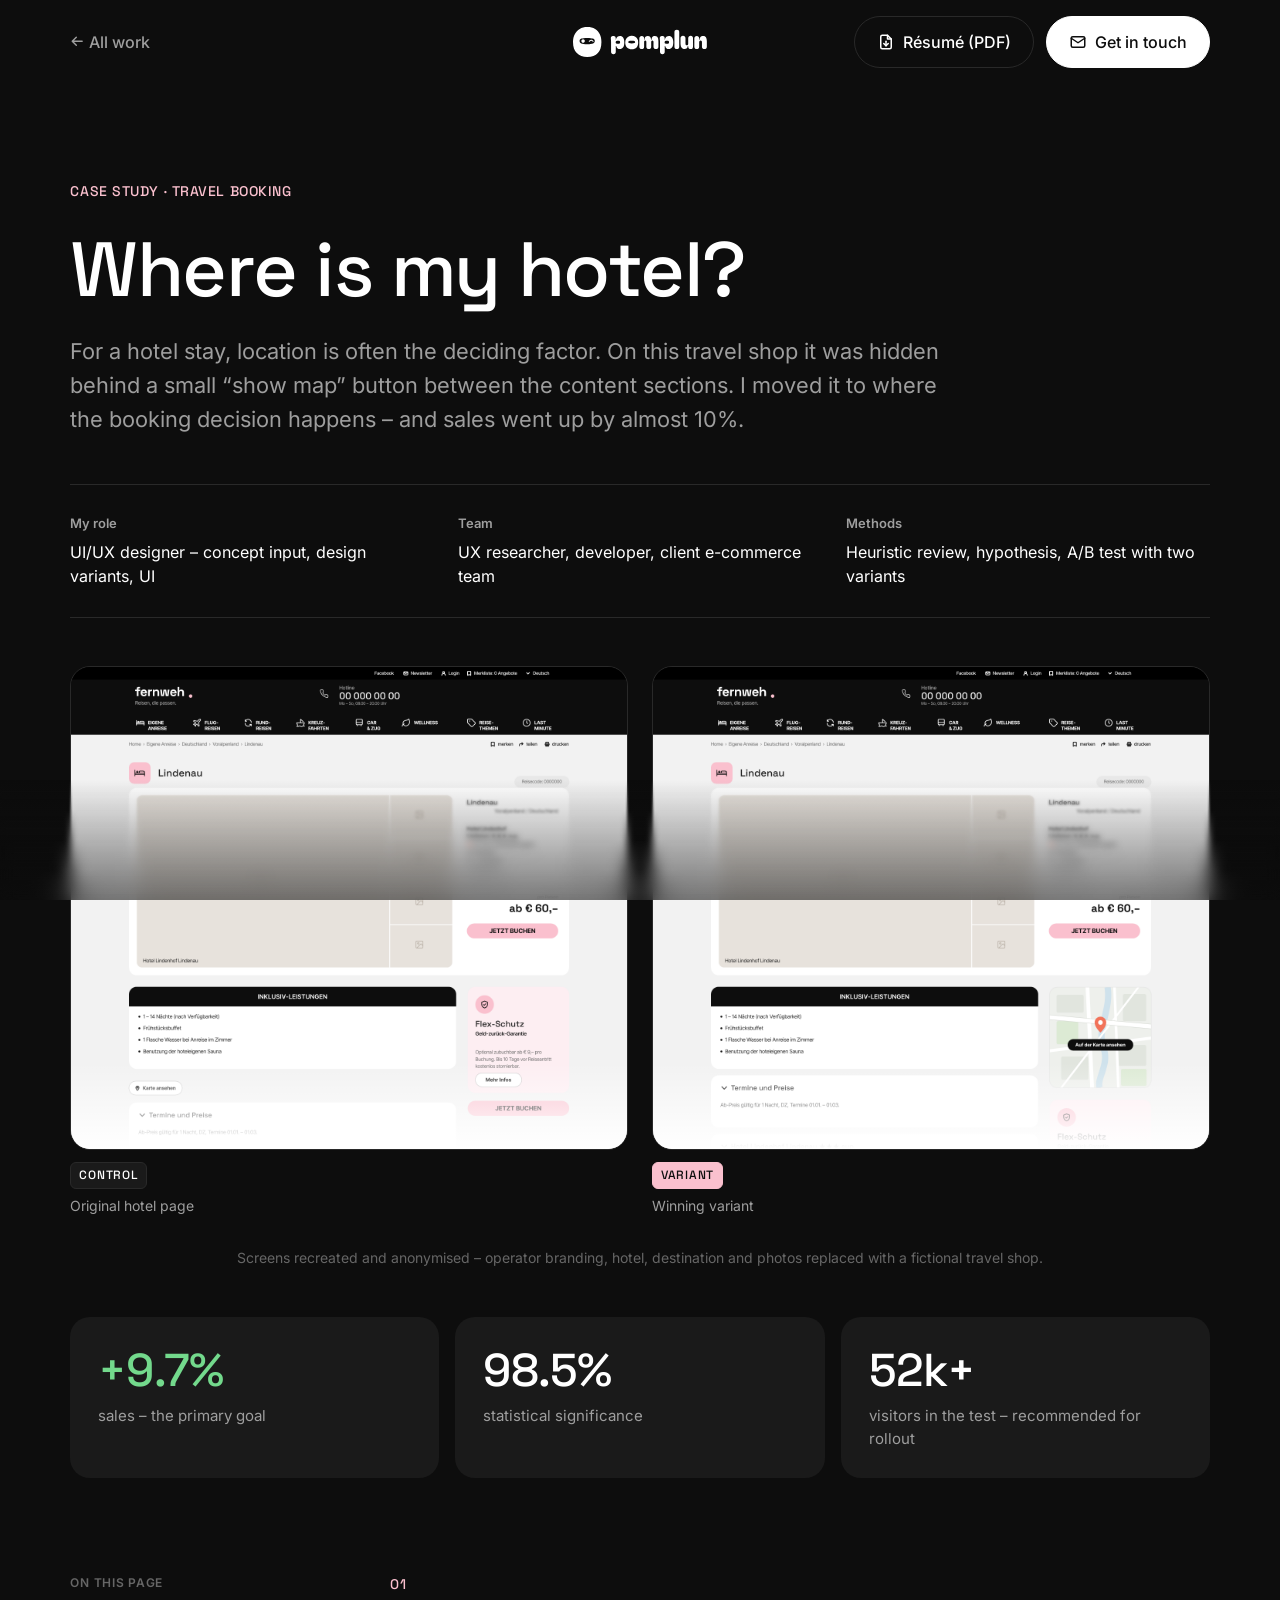
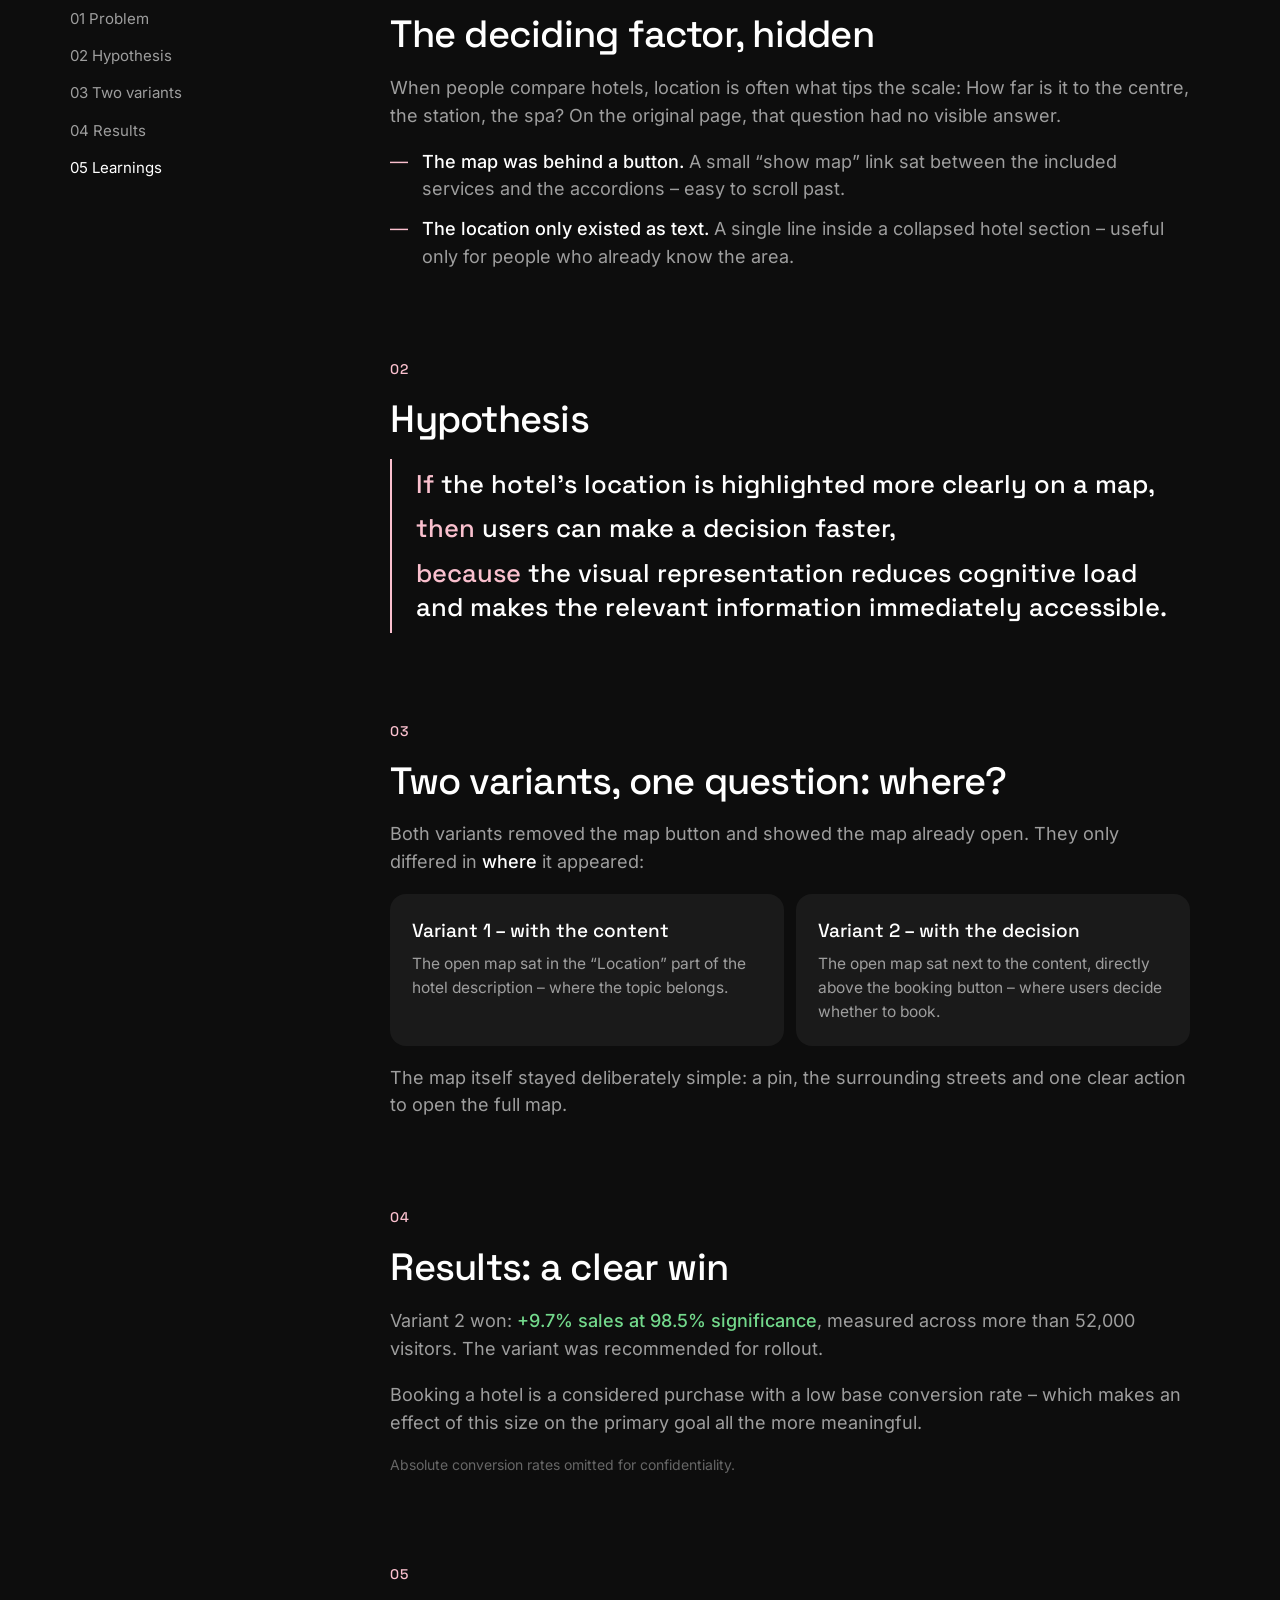
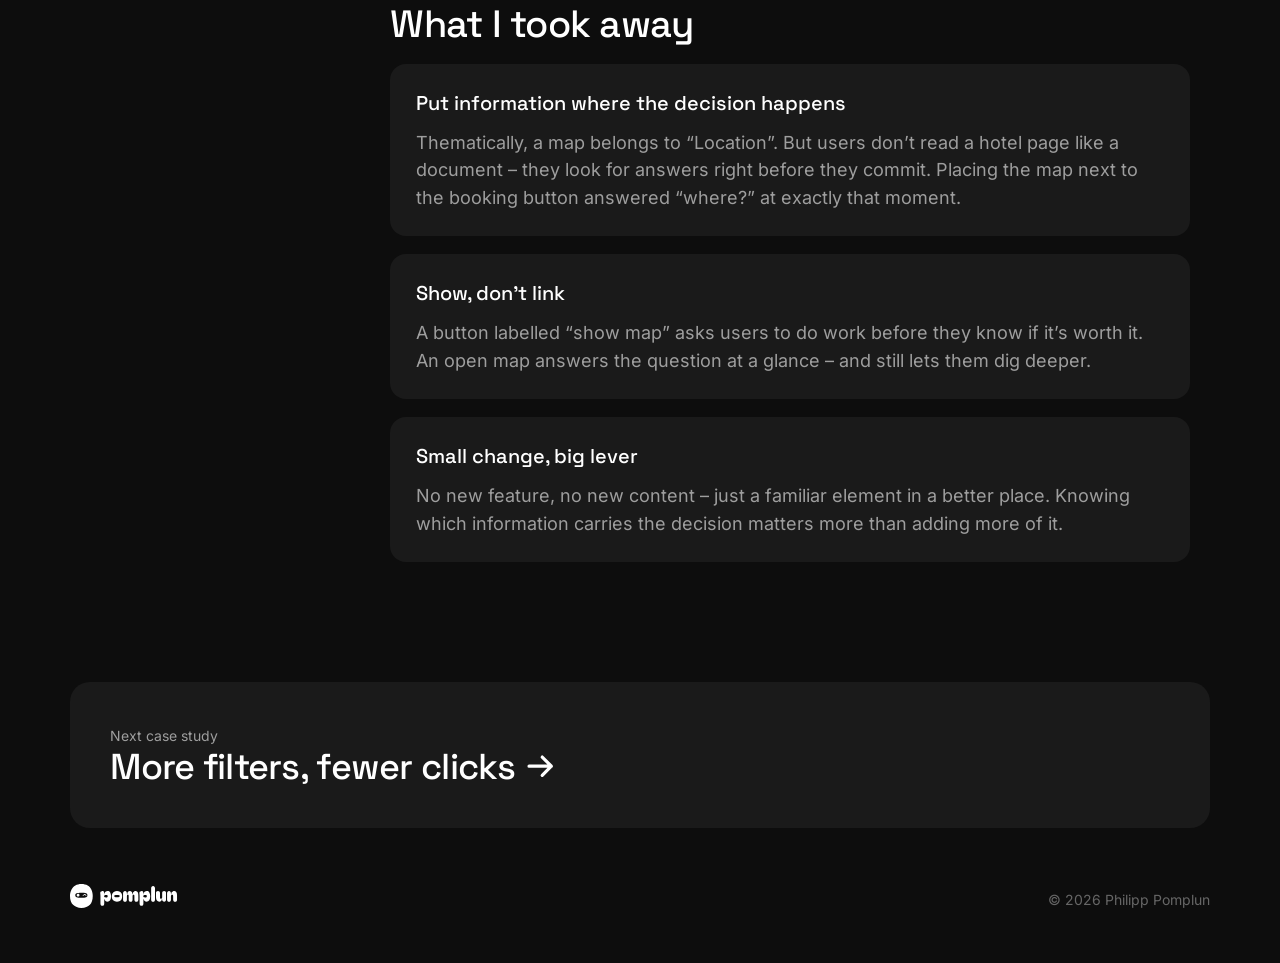
<file: location-map.html>
<!DOCTYPE html>
<html lang="en">
<head>
<meta charset="UTF-8">
<meta name="viewport" content="width=device-width, initial-scale=1">
<title>Where is my hotel? – Philipp Pomplun</title>
<meta name="description" content="Case study: moving the hotel location from a hidden button to an open map next to the booking button raised sales by 9.7% (98.5% significance).">
<meta name="theme-color" content="#0d0d0d">
<link rel="icon" href="favicon.svg" type="image/svg+xml">
<link rel="icon" href="favicon.ico" sizes="32x32">
<link rel="apple-touch-icon" href="apple-touch-icon.png">
<link rel="preload" href="fonts/inter.woff" as="font" type="font/woff" crossorigin>
<link rel="preload" href="fonts/space-grotesk.woff" as="font" type="font/woff" crossorigin>
<link rel="stylesheet" href="style.css">
</head>
<body>

<svg width="0" height="0" style="position:absolute" aria-hidden="true">
  <symbol id="logo" viewBox="0 0 170 38">
    <path fill="currentColor" d="M59.192 28C58.0186 28 57.0373 27.6373 56.248 26.912C55.48 26.1867 54.9893 25.248 54.776 24.096H54.2V31.456C54.2 32.3307 53.9546 33.0667 53.464 33.664C52.9733 34.2827 52.2266 34.592 51.224 34.592C50.264 34.592 49.5173 34.2827 48.984 33.664C48.472 33.0667 48.216 32.3093 48.216 31.392V19.424C48.216 18.3573 48.1733 17.4613 48.088 16.736C48.024 15.9893 47.96 15.3173 47.896 14.72C47.8106 13.824 47.992 13.0667 48.44 12.448C48.888 11.808 49.6133 11.424 50.616 11.296C51.9173 11.1253 52.8346 11.36 53.368 12C53.9226 12.6187 54.2 13.5893 54.2 14.912V16.448L54.328 16.48C54.4346 15.648 54.68 14.8373 55.064 14.048C55.4693 13.2373 56.0346 12.576 56.76 12.064C57.4853 11.5307 58.4026 11.264 59.512 11.264C61.368 11.264 62.744 12.0107 63.64 13.504C64.5573 14.976 65.016 16.9493 65.016 19.424C65.016 25.1413 63.0746 28 59.192 28ZM54.072 19.36C54.072 19.7013 54.1146 19.968 54.2 20.16C54.328 20.5653 54.5946 20.864 55 21.056C55.4266 21.2267 56.056 21.312 56.888 21.312C57.9546 21.312 58.68 21.152 59.064 20.832C59.4693 20.512 59.672 20.0213 59.672 19.36C59.672 18.6773 59.48 18.1867 59.096 17.888C58.712 17.568 57.9866 17.408 56.92 17.408C56.0666 17.408 55.4266 17.504 55 17.696C54.5946 17.8667 54.328 18.1547 54.2 18.56C54.1146 18.752 54.072 19.0187 54.072 19.36Z"/>
    <path fill="currentColor" d="M74.3655 28.064C71.8695 28.064 69.8748 27.328 68.3815 25.856C66.9095 24.3627 66.1735 22.2613 66.1735 19.552C66.1735 17.888 66.5148 16.4267 67.1975 15.168C67.8801 13.9093 68.8295 12.928 70.0455 12.224C71.2828 11.4987 72.7228 11.136 74.3655 11.136C76.2001 11.136 77.7255 11.4987 78.9415 12.224C80.1575 12.928 81.0641 13.9093 81.6615 15.168C82.2801 16.4267 82.5895 17.888 82.5895 19.552C82.5895 22.2613 81.9068 24.3627 80.5415 25.856C79.1975 27.328 77.1388 28.064 74.3655 28.064ZM69.9815 19.008C69.9815 19.6693 70.3121 20.1387 70.9735 20.416C71.6348 20.672 72.7655 20.8 74.3655 20.8C75.9655 20.8 77.0961 20.672 77.7575 20.416C78.4188 20.1387 78.7495 19.6693 78.7495 19.008C78.7495 18.368 78.4188 17.92 77.7575 17.664C77.0961 17.408 75.9655 17.28 74.3655 17.28C72.7655 17.28 71.6348 17.408 70.9735 17.664C70.3121 17.92 69.9815 18.368 69.9815 19.008Z"/>
    <path fill="currentColor" d="M87.1532 28C86.1932 28 85.4252 27.7227 84.8492 27.168C84.2945 26.592 84.0172 25.888 84.0172 25.056V14.464C84.0172 13.568 84.2839 12.8107 84.8172 12.192C85.3719 11.5733 86.1505 11.264 87.1532 11.264C88.1345 11.264 88.8706 11.5733 89.3612 12.192C89.8519 12.8107 90.0972 13.5893 90.0972 14.528V16.128H90.6732C90.6732 14.3147 91.0572 13.056 91.8252 12.352C92.5932 11.6267 93.5426 11.264 94.6732 11.264C96.1239 11.264 97.1905 11.712 97.8732 12.608C98.5559 13.504 98.8972 14.6773 98.8972 16.128H99.4732C99.4732 14.912 99.6759 13.952 100.081 13.248C100.487 12.544 100.999 12.0427 101.617 11.744C102.257 11.424 102.919 11.264 103.601 11.264C104.988 11.264 106.001 11.5947 106.641 12.256C107.303 12.9173 107.729 13.8027 107.921 14.912C108.113 16.0213 108.209 17.2693 108.209 18.656V25.056C108.209 25.888 107.921 26.592 107.345 27.168C106.791 27.7227 106.044 28 105.105 28C104.167 28 103.409 27.7227 102.833 27.168C102.257 26.592 101.969 25.888 101.969 25.056V19.392C101.969 18.624 101.873 18.0267 101.681 17.6C101.489 17.1733 101.105 16.96 100.529 16.96C99.9106 16.96 99.5052 17.1947 99.3132 17.664C99.1426 18.1333 99.0572 18.7307 99.0572 19.456V25.056C99.0572 25.888 98.7906 26.592 98.2572 27.168C97.7239 27.7227 96.9879 28 96.0492 28C95.0892 28 94.3212 27.7227 93.7452 27.168C93.1906 26.592 92.9132 25.888 92.9132 25.056V19.392C92.9132 18.624 92.8172 18.0267 92.6252 17.6C92.4332 17.1733 92.0599 16.96 91.5052 16.96C90.8866 16.96 90.4919 17.1947 90.3212 17.664C90.1719 18.1333 90.0972 18.7307 90.0972 19.456V25.056C90.0972 25.888 89.8412 26.592 89.3292 27.168C88.8172 27.7227 88.0919 28 87.1532 28Z"/>
    <path fill="currentColor" d="M121.192 28C120.019 28 119.037 27.6373 118.248 26.912C117.48 26.1867 116.989 25.248 116.776 24.096H116.2V31.456C116.2 32.3307 115.955 33.0667 115.464 33.664C114.973 34.2827 114.227 34.592 113.224 34.592C112.264 34.592 111.517 34.2827 110.984 33.664C110.472 33.0667 110.216 32.3093 110.216 31.392V19.424C110.216 18.3573 110.173 17.4613 110.088 16.736C110.024 15.9893 109.96 15.3173 109.896 14.72C109.811 13.824 109.992 13.0667 110.44 12.448C110.888 11.808 111.613 11.424 112.616 11.296C113.917 11.1253 114.835 11.36 115.368 12C115.923 12.6187 116.2 13.5893 116.2 14.912V16.448L116.328 16.48C116.435 15.648 116.68 14.8373 117.064 14.048C117.469 13.2373 118.035 12.576 118.76 12.064C119.485 11.5307 120.403 11.264 121.512 11.264C123.368 11.264 124.744 12.0107 125.64 13.504C126.557 14.976 127.016 16.9493 127.016 19.424C127.016 25.1413 125.075 28 121.192 28ZM116.072 19.36C116.072 19.7013 116.115 19.968 116.2 20.16C116.328 20.5653 116.595 20.864 117 21.056C117.427 21.2267 118.056 21.312 118.888 21.312C119.955 21.312 120.68 21.152 121.064 20.832C121.469 20.512 121.672 20.0213 121.672 19.36C121.672 18.6773 121.48 18.1867 121.096 17.888C120.712 17.568 119.987 17.408 118.92 17.408C118.067 17.408 117.427 17.504 117 17.696C116.595 17.8667 116.328 18.1547 116.2 18.56C116.115 18.752 116.072 19.0187 116.072 19.36Z"/>
    <path fill="currentColor" d="M131.622 28C130.577 28 129.787 27.7227 129.254 27.168C128.742 26.6133 128.486 25.92 128.486 25.088V6.528C128.486 5.61067 128.742 4.85334 129.254 4.256C129.787 3.63734 130.577 3.328 131.622 3.328C132.561 3.328 133.286 3.63734 133.798 4.256C134.31 4.85334 134.566 5.58934 134.566 6.464V25.088C134.566 25.92 134.31 26.6133 133.798 27.168C133.286 27.7227 132.561 28 131.622 28Z"/>
    <path fill="currentColor" d="M141.296 28C139.803 28 138.587 27.4347 137.648 26.304C136.71 25.1733 136.23 23.584 136.208 21.536L136.176 14.144C136.176 13.2267 136.454 12.512 137.008 12C137.584 11.4667 138.363 11.2 139.344 11.2C140.283 11.2 141.04 11.4667 141.616 12C142.192 12.512 142.48 13.2267 142.48 14.144V20.832C142.48 22.432 143.11 23.232 144.368 23.232C144.987 23.232 145.403 23.008 145.616 22.56C145.83 22.0907 145.936 21.4933 145.936 20.768V14.144C145.936 13.312 146.224 12.6187 146.8 12.064C147.376 11.488 148.123 11.2 149.04 11.2C150 11.2 150.736 11.488 151.248 12.064C151.782 12.6187 152.048 13.312 152.048 14.144V24.64C152.048 25.664 151.814 26.4853 151.344 27.104C150.896 27.7013 150.16 28 149.136 28C148.134 28 147.344 27.7013 146.768 27.104C146.214 26.4853 145.936 25.664 145.936 24.64V24.096H145.36C145.36 25.3333 144.987 26.2933 144.24 26.976C143.515 27.6587 142.534 28 141.296 28Z"/>
    <path fill="currentColor" d="M156.812 28C155.873 28 155.116 27.7227 154.54 27.168C153.985 26.592 153.708 25.888 153.708 25.056V14.464C153.708 13.568 153.974 12.8107 154.508 12.192C155.041 11.5733 155.809 11.264 156.812 11.264C157.793 11.264 158.54 11.5733 159.052 12.192C159.564 12.8107 159.82 13.5893 159.82 14.528V16.128H160.396C160.396 14.912 160.609 13.952 161.036 13.248C161.484 12.544 162.049 12.0427 162.732 11.744C163.414 11.424 164.097 11.264 164.78 11.264C166.422 11.264 167.628 11.8613 168.396 13.056C169.164 14.2293 169.548 15.904 169.548 18.08V25.056C169.548 25.888 169.27 26.592 168.716 27.168C168.161 27.7227 167.414 28 166.476 28C165.516 28 164.748 27.7227 164.172 27.168C163.617 26.592 163.34 25.888 163.34 25.056V19.392C163.34 18.624 163.19 18.0267 162.892 17.6C162.614 17.1733 162.198 16.96 161.644 16.96C161.004 16.96 160.534 17.1947 160.236 17.664C159.958 18.1333 159.82 18.7307 159.82 19.456V25.056C159.82 25.888 159.553 26.592 159.02 27.168C158.486 27.7227 157.75 28 156.812 28Z"/>
    <path fill="currentColor" d="M17.9649 38C12.4912 38 8.11696 36.3478 4.8421 33.0435C1.61403 29.6912 0 24.9742 0 18.8923C0 15.1569 0.748538 11.8765 2.24561 9.05104C3.74269 6.22558 5.82456 4.02268 8.49123 2.44234C11.2047 0.814114 14.3626 0 17.9649 0C21.9883 0 25.3333 0.814114 28 2.44234C30.6667 4.02268 32.655 6.22558 33.9649 9.05104C35.3216 11.8765 36 15.1569 36 18.8923C36 24.9742 34.5029 29.6912 31.5088 33.0435C28.5614 36.3478 24.0468 38 17.9649 38ZM8.35088 17.6711C8.35088 19.1556 9.07602 20.2092 10.5263 20.8318C11.9766 21.4064 14.4561 21.6938 17.9649 21.6938C21.4737 21.6938 23.9532 21.4064 25.4035 20.8318C26.8538 20.2092 27.5789 19.1556 27.5789 17.6711C27.5789 16.2344 26.8538 15.2287 25.4035 14.6541C23.9532 14.0794 21.4737 13.7921 17.9649 13.7921C14.4561 13.7921 11.9766 14.0794 10.5263 14.6541C9.07602 15.2287 8.35088 16.2344 8.35088 17.6711Z"/>
    <path fill="currentColor" d="M14.9704 17.6531C14.9704 18.8929 13.9886 19.8979 12.7774 19.8979C11.5663 19.8979 10.5844 18.8929 10.5844 17.6531C10.5844 16.4133 11.5663 15.4083 12.7774 15.4083C13.9886 15.4083 14.9704 16.4133 14.9704 17.6531Z"/>
    <path fill="currentColor" fill-rule="evenodd" clip-rule="evenodd" d="M20.129 18.7605C20.3164 19.055 20.6391 19.0816 20.8499 18.8197C21.3836 18.1568 22.0574 17.586 22.7784 17.4554C23.4682 17.3305 24.2718 17.5941 25.1283 18.791C25.3277 19.0697 25.651 19.0697 25.8504 18.791C26.0499 18.5123 26.0499 18.0605 25.8504 17.7818C24.792 16.3028 23.6808 15.8529 22.6471 16.0401C21.6448 16.2217 20.7866 16.9889 20.1714 17.7531C19.9606 18.0149 19.9416 18.4659 20.129 18.7605Z"/>
  </symbol>
</svg>

<header class="nav" id="nav">
  <div class="wrap">
    <a href="index.html#work" class="back"><svg class="arr l" viewBox="0 0 16 16" aria-hidden="true"><path d="M2.5 8h11M9 3.5 13.5 8 9 12.5" fill="none" stroke="currentColor" stroke-width="1.6" stroke-linecap="round" stroke-linejoin="round"/></svg> All work</a>
    <a href="index.html" class="logo" aria-label="Philipp Pomplun – home"><svg viewBox="0 0 170 38"><use href="#logo"/></svg></a>
    <nav class="links" aria-label="Main">
      <a class="btn nav-btn dl" href="resume.pdf" download aria-label="Download résumé (PDF)" title="Résumé (PDF)"><svg class="ico" viewBox="0 0 24 24" fill="none" stroke="currentColor" stroke-width="2" stroke-linecap="round" stroke-linejoin="round" aria-hidden="true"><path d="M14 3H7a2 2 0 0 0-2 2v14a2 2 0 0 0 2 2h10a2 2 0 0 0 2-2V8z"/><path d="M14 3v5h5"/><path d="M12 11v6"/><path d="m9 14 3 3 3-3"/></svg><span class="txt">Résumé (PDF)</span></a>
      <a class="btn light nav-btn mail" href="index.html#contact" aria-label="Get in touch" title="Get in touch"><svg class="ico" viewBox="0 0 24 24" fill="none" stroke="currentColor" stroke-width="2" stroke-linecap="round" stroke-linejoin="round" aria-hidden="true"><rect x="3" y="5" width="18" height="14" rx="2"/><path d="m3 7 9 6 9-6"/></svg><span class="txt">Get in touch</span></a>
    </nav>
  </div>
</header>

<main id="top">
  <div class="wrap">

    <header class="cs-head">
      <span class="eyebrow reveal">Case study · Travel booking</span>
      <h1 class="display reveal" style="--d:.1s">Where is my hotel?</h1>
      <p class="reveal" style="--d:.2s">For a hotel stay, location is often the deciding factor. On this travel shop it was hidden behind a small “show map” button between the content sections. I moved it to where the booking decision happens – and sales went up by almost 10%.</p>
    </header>

    <dl class="facts reveal">
      <div><dt>My role</dt><dd>UI/UX designer – concept input, design variants, UI</dd></div>
      <div><dt>Team</dt><dd>UX researcher, developer, client e-commerce team</dd></div>
      <div><dt>Methods</dt><dd>Heuristic review, hypothesis, A/B test with two variants</dd></div>
    </dl>

    <div class="compare">
      <figure class="shot reveal">
        <div class="frame cut"><img src="img/cs3/ctrl.png" width="2880" height="2500" alt="Original hotel page (recreated, anonymised): the location is only reachable through a small 'show map' button placed between the included services and the accordions." loading="lazy"></div>
        <figcaption><span class="label">CONTROL</span>Original hotel page</figcaption>
      </figure>
      <figure class="shot reveal" style="--d:.12s">
        <div class="frame cut"><img src="img/cs3/var.png" width="2880" height="2500" alt="Winning variant (recreated, anonymised): an open map with a location pin sits in the right column, directly above the booking button." loading="lazy"></div>
        <figcaption><span class="label var">VARIANT</span>Winning variant</figcaption>
      </figure>
    </div>
    <p class="note reveal shots-note">Screens recreated and anonymised – operator branding, hotel, destination and photos replaced with a fictional travel shop.</p>

    <div class="tldr">
      <div class="metric reveal"><span class="num up">+9.7%</span><p>sales – the primary goal</p></div>
      <div class="metric reveal" style="--d:.1s"><span class="num">98.5%</span><p>statistical significance</p></div>
      <div class="metric reveal" style="--d:.2s"><span class="num">52k+</span><p>visitors in the test – recommended for rollout</p></div>
    </div>

    <div class="cs-body">
      <nav class="toc" aria-label="On this page">
        <span class="t">ON THIS PAGE</span>
        <a href="#problem">01 Problem</a>
        <a href="#hypothesis">02 Hypothesis</a>
        <a href="#design">03 Two variants</a>
        <a href="#results">04 Results</a>
        <a href="#learnings">05 Learnings</a>
      </nav>

      <div class="cs-content">

        <section id="problem" class="reveal">
          <span class="eyebrow">01</span>
          <h2 class="display">The deciding factor, hidden</h2>
          <p>When people compare hotels, location is often what tips the scale: How far is it to the centre, the station, the spa? On the original page, that question had no visible answer.</p>
          <ul class="list">
            <li><span><strong>The map was behind a button.</strong> A small “show map” link sat between the included services and the accordions – easy to scroll past.</span></li>
            <li><span><strong>The location only existed as text.</strong> A single line inside a collapsed hotel section – useful only for people who already know the area.</span></li>
          </ul>
        </section>

        <section id="hypothesis" class="reveal">
          <span class="eyebrow">02</span>
          <h2 class="display">Hypothesis</h2>
          <div class="hypo">
            <p><b>If</b> the hotel’s location is highlighted more clearly on a map,</p>
            <p><b>then</b> users can make a decision faster,</p>
            <p><b>because</b> the visual representation reduces cognitive load and makes the relevant information immediately accessible.</p>
          </div>
        </section>

        <section id="design" class="reveal">
          <span class="eyebrow">03</span>
          <h2 class="display">Two variants, one question: where?</h2>
          <p>Both variants removed the map button and showed the map already open. They only differed in <strong>where</strong> it appeared:</p>
          <div class="changes">
            <div class="change"><h3>Variant 1 – with the content</h3><p>The open map sat in the “Location” part of the hotel description – where the topic belongs.</p></div>
            <div class="change"><h3>Variant 2 – with the decision</h3><p>The open map sat next to the content, directly above the booking button – where users decide whether to book.</p></div>
          </div>
          <p>The map itself stayed deliberately simple: a pin, the surrounding streets and one clear action to open the full map.</p>
        </section>

        <section id="results" class="reveal">
          <span class="eyebrow">04</span>
          <h2 class="display">Results: a clear win</h2>
          <p>Variant 2 won: <strong class="up">+9.7% sales at 98.5% significance</strong>, measured across more than 52,000 visitors. The variant was recommended for rollout.</p>
          <p>Booking a hotel is a considered purchase with a low base conversion rate – which makes an effect of this size on the primary goal all the more meaningful.</p>
          <p class="note">Absolute conversion rates omitted for confidentiality.</p>
        </section>

        <section id="learnings" class="reveal">
          <span class="eyebrow">05</span>
          <h2 class="display">What I took away</h2>
          <div class="callout">
            <h3>Put information where the decision happens</h3>
            <p>Thematically, a map belongs to “Location”. But users don’t read a hotel page like a document – they look for answers right before they commit. Placing the map next to the booking button answered “where?” at exactly that moment.</p>
          </div>
          <div class="callout">
            <h3>Show, don’t link</h3>
            <p>A button labelled “show map” asks users to do work before they know if it’s worth it. An open map answers the question at a glance – and still lets them dig deeper.</p>
          </div>
          <div class="callout">
            <h3>Small change, big lever</h3>
            <p>No new feature, no new content – just a familiar element in a better place. Knowing which information carries the decision matters more than adding more of it.</p>
          </div>
        </section>

      </div>
    </div>

    <a class="next reveal" href="color-filter.html">
      <div><small>Next case study</small><div class="display">More filters, fewer clicks <svg class="arr" viewBox="0 0 16 16" aria-hidden="true"><path d="M2.5 8h11M9 3.5 13.5 8 9 12.5" fill="none" stroke="currentColor" stroke-width="1.6" stroke-linecap="round" stroke-linejoin="round"/></svg></div></div>
    </a>
  </div>
</main>

<footer>
  <div class="wrap">
    <a href="index.html" aria-label="Home"><svg viewBox="0 0 170 38"><use href="#logo"/></svg></a>
    <small>© <span id="year">2026</span> Philipp Pomplun</small>
  </div>
</footer>

<div class="edge-blur" aria-hidden="true"><div></div><div></div><div></div><div></div></div>
<script src="main.js" defer></script>
</body>
</html>
</file>
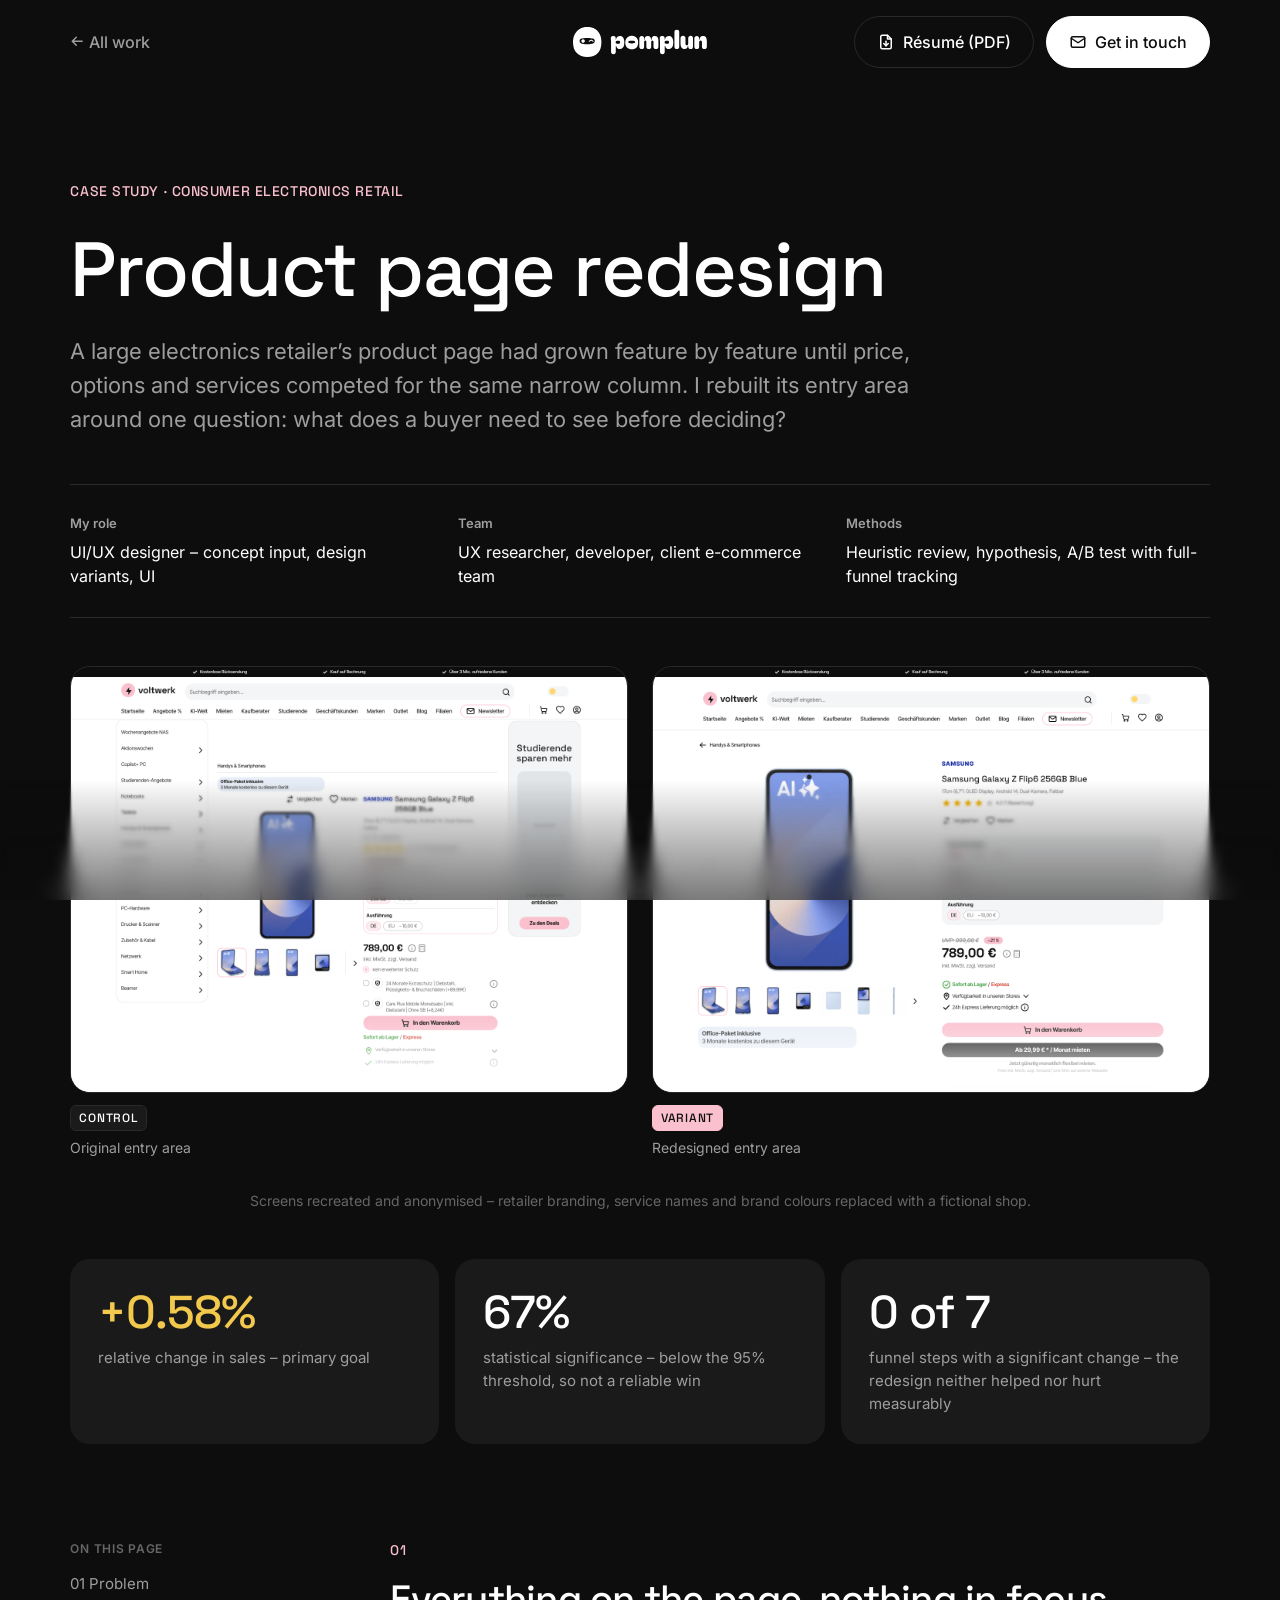
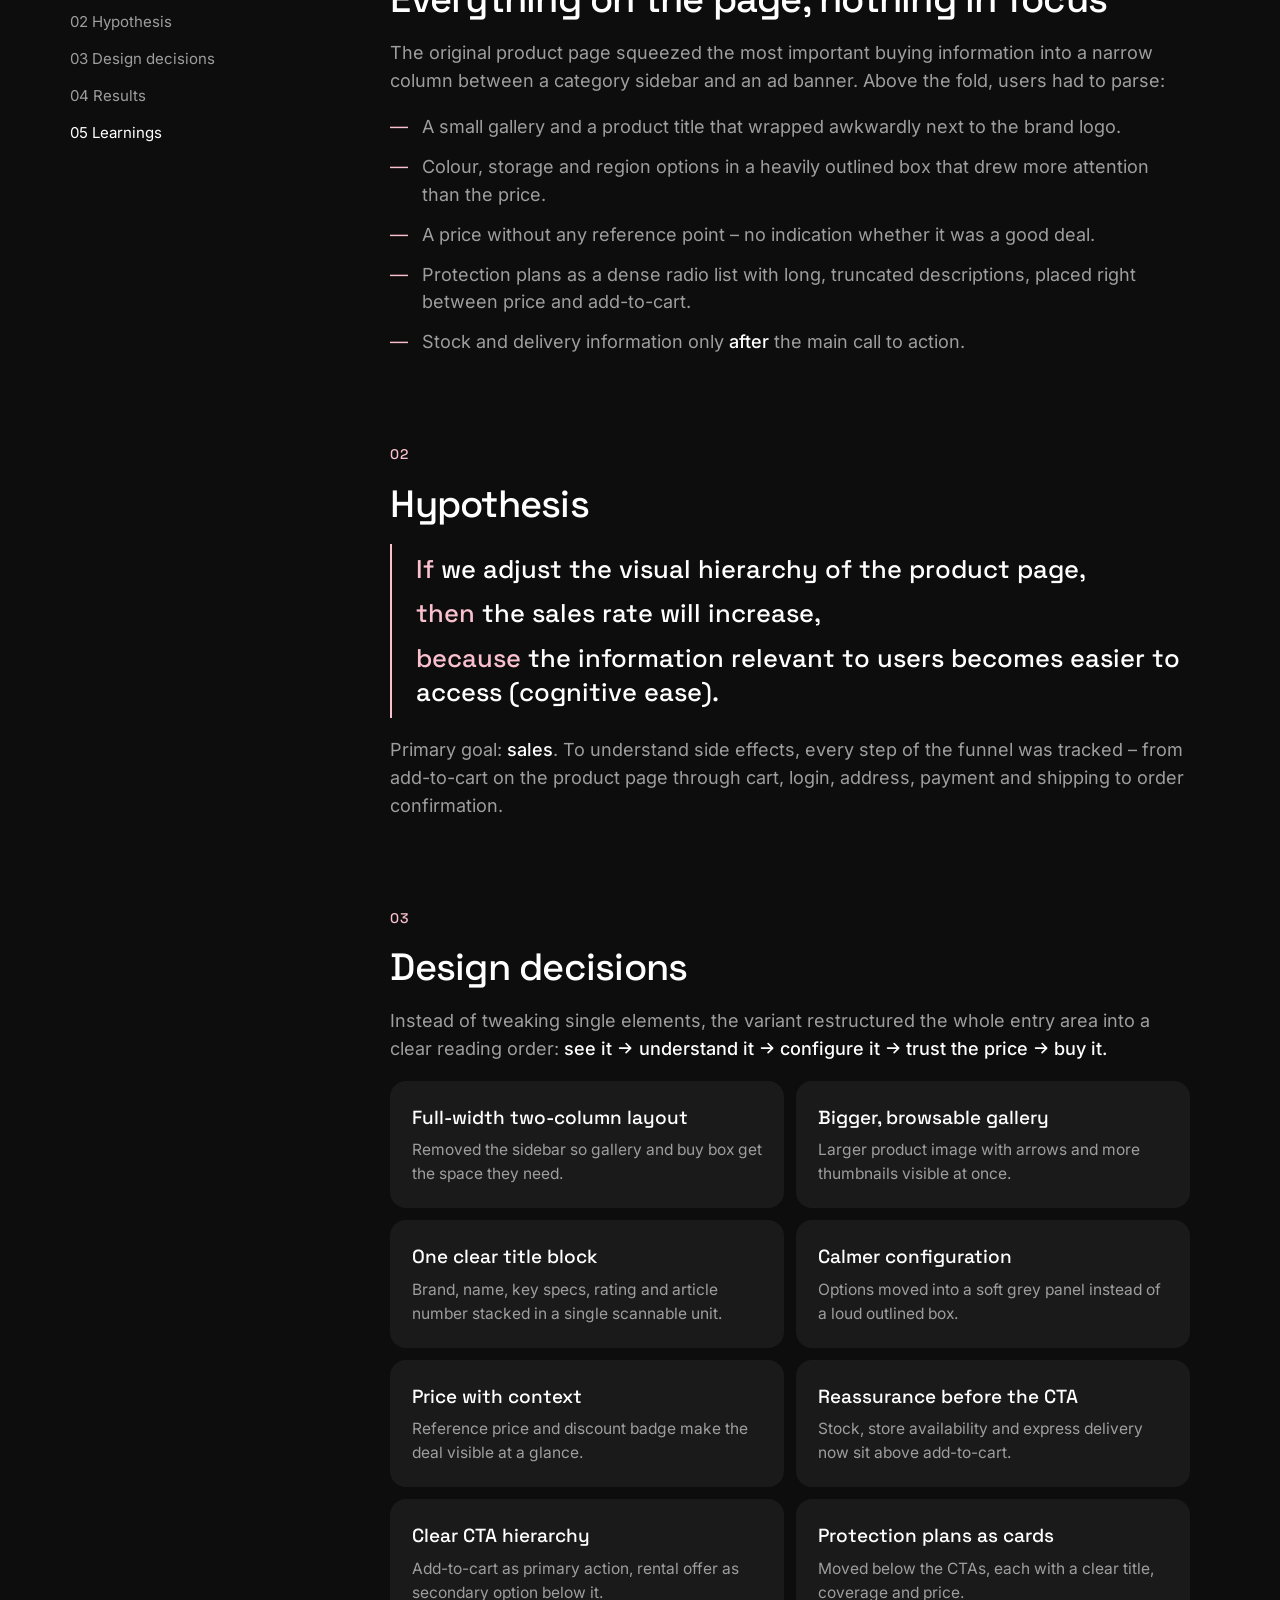
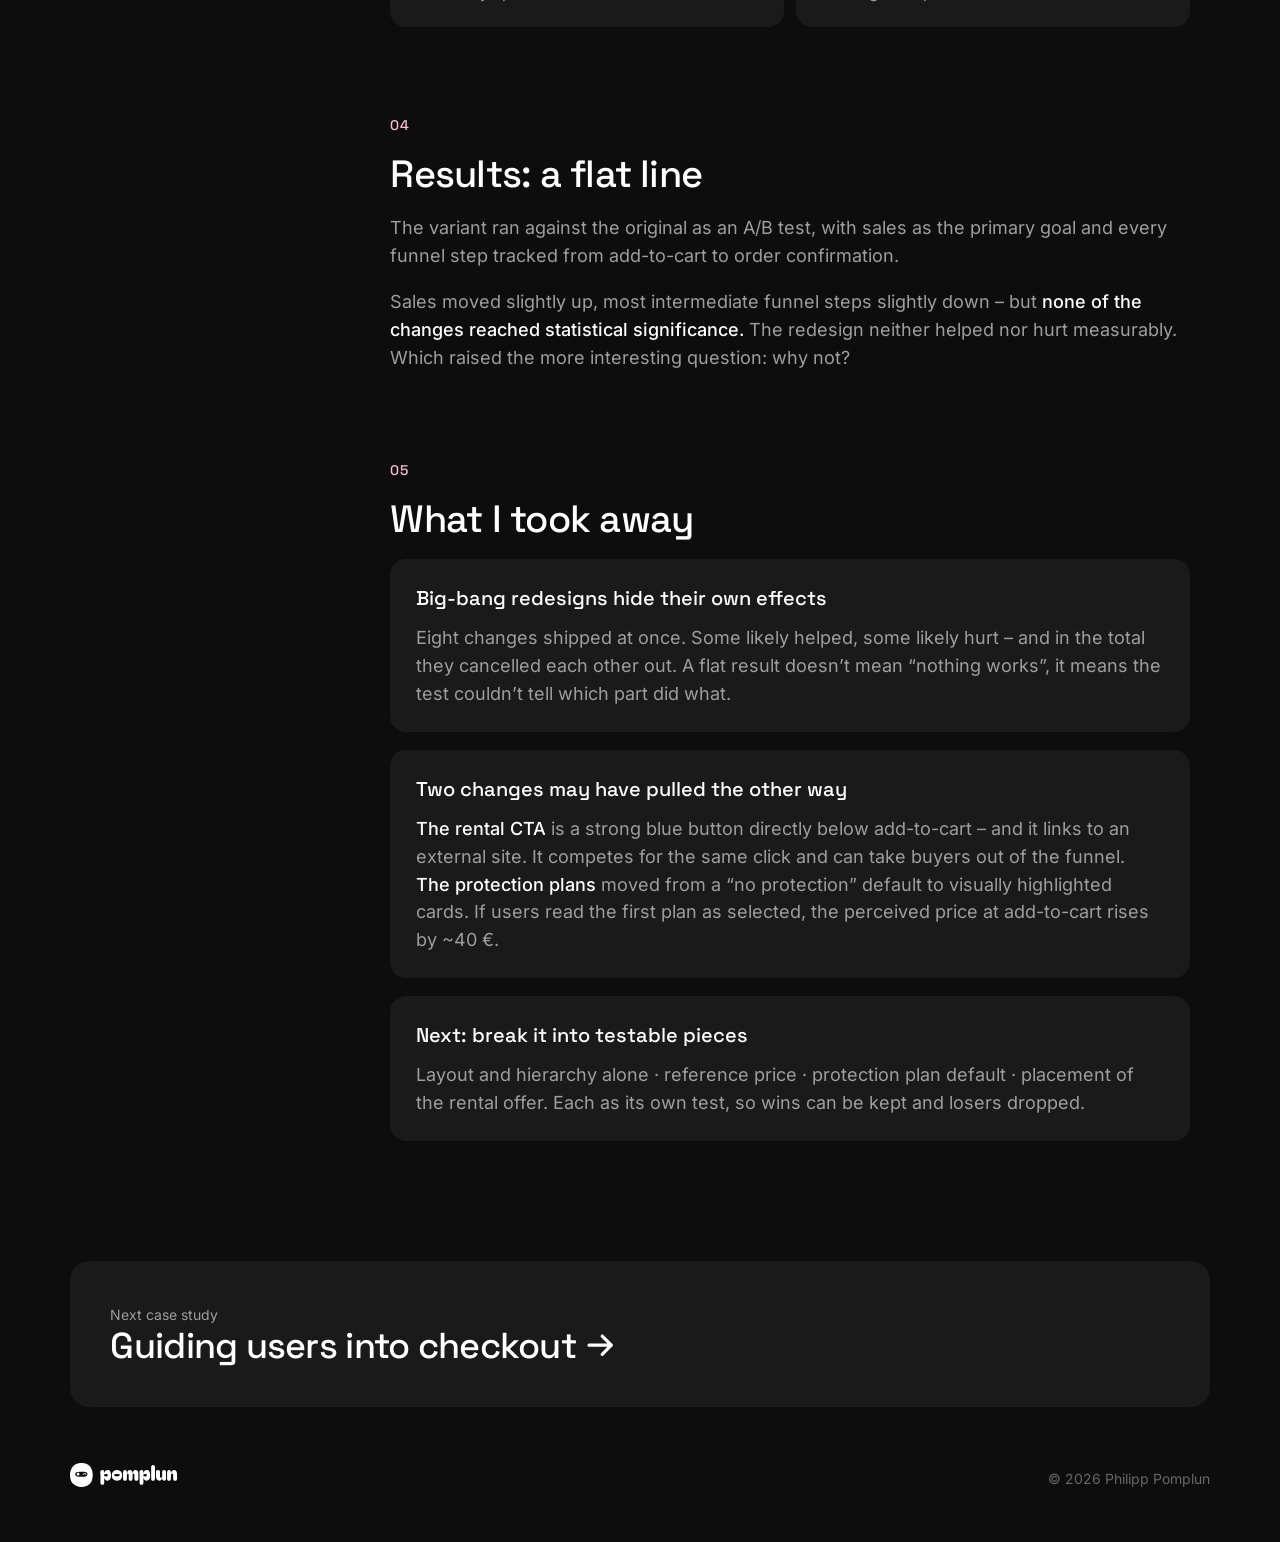
<file: pds-redesign.html>
<!DOCTYPE html>
<html lang="en">
<head>
<meta charset="UTF-8">
<meta name="viewport" content="width=device-width, initial-scale=1">
<title>Product page redesign – Philipp Pomplun</title>
<meta name="description" content="Case study: rebuilding the entry area of a product detail page for a large consumer electronics retailer – hypothesis, design decisions, A/B test results and learnings.">
<meta name="theme-color" content="#0d0d0d">
<link rel="icon" href="favicon.svg" type="image/svg+xml">
<link rel="icon" href="favicon.ico" sizes="32x32">
<link rel="apple-touch-icon" href="apple-touch-icon.png">
<link rel="preload" href="fonts/inter.woff" as="font" type="font/woff" crossorigin>
<link rel="preload" href="fonts/space-grotesk.woff" as="font" type="font/woff" crossorigin>
<link rel="stylesheet" href="style.css">
</head>
<body>

<svg width="0" height="0" style="position:absolute" aria-hidden="true">
  <symbol id="logo" viewBox="0 0 170 38">
    <path fill="currentColor" d="M59.192 28C58.0186 28 57.0373 27.6373 56.248 26.912C55.48 26.1867 54.9893 25.248 54.776 24.096H54.2V31.456C54.2 32.3307 53.9546 33.0667 53.464 33.664C52.9733 34.2827 52.2266 34.592 51.224 34.592C50.264 34.592 49.5173 34.2827 48.984 33.664C48.472 33.0667 48.216 32.3093 48.216 31.392V19.424C48.216 18.3573 48.1733 17.4613 48.088 16.736C48.024 15.9893 47.96 15.3173 47.896 14.72C47.8106 13.824 47.992 13.0667 48.44 12.448C48.888 11.808 49.6133 11.424 50.616 11.296C51.9173 11.1253 52.8346 11.36 53.368 12C53.9226 12.6187 54.2 13.5893 54.2 14.912V16.448L54.328 16.48C54.4346 15.648 54.68 14.8373 55.064 14.048C55.4693 13.2373 56.0346 12.576 56.76 12.064C57.4853 11.5307 58.4026 11.264 59.512 11.264C61.368 11.264 62.744 12.0107 63.64 13.504C64.5573 14.976 65.016 16.9493 65.016 19.424C65.016 25.1413 63.0746 28 59.192 28ZM54.072 19.36C54.072 19.7013 54.1146 19.968 54.2 20.16C54.328 20.5653 54.5946 20.864 55 21.056C55.4266 21.2267 56.056 21.312 56.888 21.312C57.9546 21.312 58.68 21.152 59.064 20.832C59.4693 20.512 59.672 20.0213 59.672 19.36C59.672 18.6773 59.48 18.1867 59.096 17.888C58.712 17.568 57.9866 17.408 56.92 17.408C56.0666 17.408 55.4266 17.504 55 17.696C54.5946 17.8667 54.328 18.1547 54.2 18.56C54.1146 18.752 54.072 19.0187 54.072 19.36Z"/>
    <path fill="currentColor" d="M74.3655 28.064C71.8695 28.064 69.8748 27.328 68.3815 25.856C66.9095 24.3627 66.1735 22.2613 66.1735 19.552C66.1735 17.888 66.5148 16.4267 67.1975 15.168C67.8801 13.9093 68.8295 12.928 70.0455 12.224C71.2828 11.4987 72.7228 11.136 74.3655 11.136C76.2001 11.136 77.7255 11.4987 78.9415 12.224C80.1575 12.928 81.0641 13.9093 81.6615 15.168C82.2801 16.4267 82.5895 17.888 82.5895 19.552C82.5895 22.2613 81.9068 24.3627 80.5415 25.856C79.1975 27.328 77.1388 28.064 74.3655 28.064ZM69.9815 19.008C69.9815 19.6693 70.3121 20.1387 70.9735 20.416C71.6348 20.672 72.7655 20.8 74.3655 20.8C75.9655 20.8 77.0961 20.672 77.7575 20.416C78.4188 20.1387 78.7495 19.6693 78.7495 19.008C78.7495 18.368 78.4188 17.92 77.7575 17.664C77.0961 17.408 75.9655 17.28 74.3655 17.28C72.7655 17.28 71.6348 17.408 70.9735 17.664C70.3121 17.92 69.9815 18.368 69.9815 19.008Z"/>
    <path fill="currentColor" d="M87.1532 28C86.1932 28 85.4252 27.7227 84.8492 27.168C84.2945 26.592 84.0172 25.888 84.0172 25.056V14.464C84.0172 13.568 84.2839 12.8107 84.8172 12.192C85.3719 11.5733 86.1505 11.264 87.1532 11.264C88.1345 11.264 88.8706 11.5733 89.3612 12.192C89.8519 12.8107 90.0972 13.5893 90.0972 14.528V16.128H90.6732C90.6732 14.3147 91.0572 13.056 91.8252 12.352C92.5932 11.6267 93.5426 11.264 94.6732 11.264C96.1239 11.264 97.1905 11.712 97.8732 12.608C98.5559 13.504 98.8972 14.6773 98.8972 16.128H99.4732C99.4732 14.912 99.6759 13.952 100.081 13.248C100.487 12.544 100.999 12.0427 101.617 11.744C102.257 11.424 102.919 11.264 103.601 11.264C104.988 11.264 106.001 11.5947 106.641 12.256C107.303 12.9173 107.729 13.8027 107.921 14.912C108.113 16.0213 108.209 17.2693 108.209 18.656V25.056C108.209 25.888 107.921 26.592 107.345 27.168C106.791 27.7227 106.044 28 105.105 28C104.167 28 103.409 27.7227 102.833 27.168C102.257 26.592 101.969 25.888 101.969 25.056V19.392C101.969 18.624 101.873 18.0267 101.681 17.6C101.489 17.1733 101.105 16.96 100.529 16.96C99.9106 16.96 99.5052 17.1947 99.3132 17.664C99.1426 18.1333 99.0572 18.7307 99.0572 19.456V25.056C99.0572 25.888 98.7906 26.592 98.2572 27.168C97.7239 27.7227 96.9879 28 96.0492 28C95.0892 28 94.3212 27.7227 93.7452 27.168C93.1906 26.592 92.9132 25.888 92.9132 25.056V19.392C92.9132 18.624 92.8172 18.0267 92.6252 17.6C92.4332 17.1733 92.0599 16.96 91.5052 16.96C90.8866 16.96 90.4919 17.1947 90.3212 17.664C90.1719 18.1333 90.0972 18.7307 90.0972 19.456V25.056C90.0972 25.888 89.8412 26.592 89.3292 27.168C88.8172 27.7227 88.0919 28 87.1532 28Z"/>
    <path fill="currentColor" d="M121.192 28C120.019 28 119.037 27.6373 118.248 26.912C117.48 26.1867 116.989 25.248 116.776 24.096H116.2V31.456C116.2 32.3307 115.955 33.0667 115.464 33.664C114.973 34.2827 114.227 34.592 113.224 34.592C112.264 34.592 111.517 34.2827 110.984 33.664C110.472 33.0667 110.216 32.3093 110.216 31.392V19.424C110.216 18.3573 110.173 17.4613 110.088 16.736C110.024 15.9893 109.96 15.3173 109.896 14.72C109.811 13.824 109.992 13.0667 110.44 12.448C110.888 11.808 111.613 11.424 112.616 11.296C113.917 11.1253 114.835 11.36 115.368 12C115.923 12.6187 116.2 13.5893 116.2 14.912V16.448L116.328 16.48C116.435 15.648 116.68 14.8373 117.064 14.048C117.469 13.2373 118.035 12.576 118.76 12.064C119.485 11.5307 120.403 11.264 121.512 11.264C123.368 11.264 124.744 12.0107 125.64 13.504C126.557 14.976 127.016 16.9493 127.016 19.424C127.016 25.1413 125.075 28 121.192 28ZM116.072 19.36C116.072 19.7013 116.115 19.968 116.2 20.16C116.328 20.5653 116.595 20.864 117 21.056C117.427 21.2267 118.056 21.312 118.888 21.312C119.955 21.312 120.68 21.152 121.064 20.832C121.469 20.512 121.672 20.0213 121.672 19.36C121.672 18.6773 121.48 18.1867 121.096 17.888C120.712 17.568 119.987 17.408 118.92 17.408C118.067 17.408 117.427 17.504 117 17.696C116.595 17.8667 116.328 18.1547 116.2 18.56C116.115 18.752 116.072 19.0187 116.072 19.36Z"/>
    <path fill="currentColor" d="M131.622 28C130.577 28 129.787 27.7227 129.254 27.168C128.742 26.6133 128.486 25.92 128.486 25.088V6.528C128.486 5.61067 128.742 4.85334 129.254 4.256C129.787 3.63734 130.577 3.328 131.622 3.328C132.561 3.328 133.286 3.63734 133.798 4.256C134.31 4.85334 134.566 5.58934 134.566 6.464V25.088C134.566 25.92 134.31 26.6133 133.798 27.168C133.286 27.7227 132.561 28 131.622 28Z"/>
    <path fill="currentColor" d="M141.296 28C139.803 28 138.587 27.4347 137.648 26.304C136.71 25.1733 136.23 23.584 136.208 21.536L136.176 14.144C136.176 13.2267 136.454 12.512 137.008 12C137.584 11.4667 138.363 11.2 139.344 11.2C140.283 11.2 141.04 11.4667 141.616 12C142.192 12.512 142.48 13.2267 142.48 14.144V20.832C142.48 22.432 143.11 23.232 144.368 23.232C144.987 23.232 145.403 23.008 145.616 22.56C145.83 22.0907 145.936 21.4933 145.936 20.768V14.144C145.936 13.312 146.224 12.6187 146.8 12.064C147.376 11.488 148.123 11.2 149.04 11.2C150 11.2 150.736 11.488 151.248 12.064C151.782 12.6187 152.048 13.312 152.048 14.144V24.64C152.048 25.664 151.814 26.4853 151.344 27.104C150.896 27.7013 150.16 28 149.136 28C148.134 28 147.344 27.7013 146.768 27.104C146.214 26.4853 145.936 25.664 145.936 24.64V24.096H145.36C145.36 25.3333 144.987 26.2933 144.24 26.976C143.515 27.6587 142.534 28 141.296 28Z"/>
    <path fill="currentColor" d="M156.812 28C155.873 28 155.116 27.7227 154.54 27.168C153.985 26.592 153.708 25.888 153.708 25.056V14.464C153.708 13.568 153.974 12.8107 154.508 12.192C155.041 11.5733 155.809 11.264 156.812 11.264C157.793 11.264 158.54 11.5733 159.052 12.192C159.564 12.8107 159.82 13.5893 159.82 14.528V16.128H160.396C160.396 14.912 160.609 13.952 161.036 13.248C161.484 12.544 162.049 12.0427 162.732 11.744C163.414 11.424 164.097 11.264 164.78 11.264C166.422 11.264 167.628 11.8613 168.396 13.056C169.164 14.2293 169.548 15.904 169.548 18.08V25.056C169.548 25.888 169.27 26.592 168.716 27.168C168.161 27.7227 167.414 28 166.476 28C165.516 28 164.748 27.7227 164.172 27.168C163.617 26.592 163.34 25.888 163.34 25.056V19.392C163.34 18.624 163.19 18.0267 162.892 17.6C162.614 17.1733 162.198 16.96 161.644 16.96C161.004 16.96 160.534 17.1947 160.236 17.664C159.958 18.1333 159.82 18.7307 159.82 19.456V25.056C159.82 25.888 159.553 26.592 159.02 27.168C158.486 27.7227 157.75 28 156.812 28Z"/>
    <path fill="currentColor" d="M17.9649 38C12.4912 38 8.11696 36.3478 4.8421 33.0435C1.61403 29.6912 0 24.9742 0 18.8923C0 15.1569 0.748538 11.8765 2.24561 9.05104C3.74269 6.22558 5.82456 4.02268 8.49123 2.44234C11.2047 0.814114 14.3626 0 17.9649 0C21.9883 0 25.3333 0.814114 28 2.44234C30.6667 4.02268 32.655 6.22558 33.9649 9.05104C35.3216 11.8765 36 15.1569 36 18.8923C36 24.9742 34.5029 29.6912 31.5088 33.0435C28.5614 36.3478 24.0468 38 17.9649 38ZM8.35088 17.6711C8.35088 19.1556 9.07602 20.2092 10.5263 20.8318C11.9766 21.4064 14.4561 21.6938 17.9649 21.6938C21.4737 21.6938 23.9532 21.4064 25.4035 20.8318C26.8538 20.2092 27.5789 19.1556 27.5789 17.6711C27.5789 16.2344 26.8538 15.2287 25.4035 14.6541C23.9532 14.0794 21.4737 13.7921 17.9649 13.7921C14.4561 13.7921 11.9766 14.0794 10.5263 14.6541C9.07602 15.2287 8.35088 16.2344 8.35088 17.6711Z"/>
    <path fill="currentColor" d="M14.9704 17.6531C14.9704 18.8929 13.9886 19.8979 12.7774 19.8979C11.5663 19.8979 10.5844 18.8929 10.5844 17.6531C10.5844 16.4133 11.5663 15.4083 12.7774 15.4083C13.9886 15.4083 14.9704 16.4133 14.9704 17.6531Z"/>
    <path fill="currentColor" fill-rule="evenodd" clip-rule="evenodd" d="M20.129 18.7605C20.3164 19.055 20.6391 19.0816 20.8499 18.8197C21.3836 18.1568 22.0574 17.586 22.7784 17.4554C23.4682 17.3305 24.2718 17.5941 25.1283 18.791C25.3277 19.0697 25.651 19.0697 25.8504 18.791C26.0499 18.5123 26.0499 18.0605 25.8504 17.7818C24.792 16.3028 23.6808 15.8529 22.6471 16.0401C21.6448 16.2217 20.7866 16.9889 20.1714 17.7531C19.9606 18.0149 19.9416 18.4659 20.129 18.7605Z"/>
  </symbol>
</svg>

<header class="nav" id="nav">
  <div class="wrap">
    <a href="index.html#work" class="back"><svg class="arr l" viewBox="0 0 16 16" aria-hidden="true"><path d="M2.5 8h11M9 3.5 13.5 8 9 12.5" fill="none" stroke="currentColor" stroke-width="1.6" stroke-linecap="round" stroke-linejoin="round"/></svg> All work</a>
    <a href="index.html" class="logo" aria-label="Philipp Pomplun – home"><svg viewBox="0 0 170 38"><use href="#logo"/></svg></a>
    <nav class="links" aria-label="Main">
      <a class="btn nav-btn dl" href="resume.pdf" download aria-label="Download résumé (PDF)" title="Résumé (PDF)"><svg class="ico" viewBox="0 0 24 24" fill="none" stroke="currentColor" stroke-width="2" stroke-linecap="round" stroke-linejoin="round" aria-hidden="true"><path d="M14 3H7a2 2 0 0 0-2 2v14a2 2 0 0 0 2 2h10a2 2 0 0 0 2-2V8z"/><path d="M14 3v5h5"/><path d="M12 11v6"/><path d="m9 14 3 3 3-3"/></svg><span class="txt">Résumé (PDF)</span></a>
      <a class="btn light nav-btn mail" href="index.html#contact" aria-label="Get in touch" title="Get in touch"><svg class="ico" viewBox="0 0 24 24" fill="none" stroke="currentColor" stroke-width="2" stroke-linecap="round" stroke-linejoin="round" aria-hidden="true"><rect x="3" y="5" width="18" height="14" rx="2"/><path d="m3 7 9 6 9-6"/></svg><span class="txt">Get in touch</span></a>
    </nav>
  </div>
</header>

<main id="top">
  <div class="wrap">

    <header class="cs-head">
      <span class="eyebrow reveal">Case study · Consumer electronics retail</span>
      <h1 class="display reveal" style="--d:.1s">Product page redesign</h1>
      <p class="reveal" style="--d:.2s">A large electronics retailer’s product page had grown feature by feature until price, options and services competed for the same narrow column. I rebuilt its entry area around one question: what does a buyer need to see before deciding?</p>
    </header>

    <dl class="facts reveal">
      <div><dt>My role</dt><dd>UI/UX designer – concept input, design variants, UI</dd></div>
      <div><dt>Team</dt><dd>UX researcher, developer, client e-commerce team</dd></div>
      <div><dt>Methods</dt><dd>Heuristic review, hypothesis, A/B test with full-funnel tracking</dd></div>
    </dl>

    <div class="compare">
      <figure class="shot reveal">
        <div class="frame cut"><img src="img/cs1/ctrl.png" width="2880" height="2200" alt="Original product page (recreated, anonymised): narrow content column next to a category sidebar, small gallery, options, price and protection plans stacked tightly above the add-to-cart button." loading="lazy"></div>
        <figcaption><span class="label">CONTROL</span>Original entry area</figcaption>
      </figure>
      <figure class="shot reveal" style="--d:.12s">
        <div class="frame cut"><img src="img/cs1/var.png" width="2880" height="2200" alt="Redesigned product page (recreated, anonymised): full-width two-column layout with a large gallery on the left and a structured buy box on the right – title block, configuration panel, reference price, delivery info, primary and secondary CTA, protection plans as cards." loading="lazy"></div>
        <figcaption><span class="label var">VARIANT</span>Redesigned entry area</figcaption>
      </figure>
    </div>
    <p class="note reveal shots-note">Screens recreated and anonymised – retailer branding, service names and brand colours replaced with a fictional shop.</p>

    <div class="tldr">
      <div class="metric reveal"><span class="num neutral">+0.58%</span><p>relative change in sales – primary goal</p></div>
      <div class="metric reveal" style="--d:.1s"><span class="num">67%</span><p>statistical significance – below the 95% threshold, so not a reliable win</p></div>
      <div class="metric reveal" style="--d:.2s"><span class="num">0 of 7</span><p>funnel steps with a significant change – the redesign neither helped nor hurt measurably</p></div>
    </div>

    <div class="cs-body">
      <nav class="toc" aria-label="On this page">
        <span class="t">ON THIS PAGE</span>
        <a href="#problem">01 Problem</a>
        <a href="#hypothesis">02 Hypothesis</a>
        <a href="#design">03 Design decisions</a>
        <a href="#results">04 Results</a>
        <a href="#learnings">05 Learnings</a>
      </nav>

      <div class="cs-content">

        <section id="problem" class="reveal">
          <span class="eyebrow">01</span>
          <h2 class="display">Everything on the page, nothing in focus</h2>
          <p>The original product page squeezed the most important buying information into a narrow column between a category sidebar and an ad banner. Above the fold, users had to parse:</p>
          <ul class="list">
            <li><span>A small gallery and a product title that wrapped awkwardly next to the brand logo.</span></li>
            <li><span>Colour, storage and region options in a heavily outlined box that drew more attention than the price.</span></li>
            <li><span>A price without any reference point – no indication whether it was a good deal.</span></li>
            <li><span>Protection plans as a dense radio list with long, truncated descriptions, placed right between price and add-to-cart.</span></li>
            <li><span>Stock and delivery information only <strong>after</strong> the main call to action.</span></li>
          </ul>
        </section>

        <section id="hypothesis" class="reveal">
          <span class="eyebrow">02</span>
          <h2 class="display">Hypothesis</h2>
          <div class="hypo">
            <p><b>If</b> we adjust the visual hierarchy of the product page,</p>
            <p><b>then</b> the sales rate will increase,</p>
            <p><b>because</b> the information relevant to users becomes easier to access (cognitive ease).</p>
          </div>
          <p>Primary goal: <strong>sales</strong>. To understand side effects, every step of the funnel was tracked – from add-to-cart on the product page through cart, login, address, payment and shipping to order confirmation.</p>
        </section>

        <section id="design" class="reveal">
          <span class="eyebrow">03</span>
          <h2 class="display">Design decisions</h2>
          <p>Instead of tweaking single elements, the variant restructured the whole entry area into a clear reading order: <strong>see it <svg class="arr" viewBox="0 0 16 16" aria-hidden="true"><path d="M2.5 8h11M9 3.5 13.5 8 9 12.5" fill="none" stroke="currentColor" stroke-width="1.6" stroke-linecap="round" stroke-linejoin="round"/></svg> understand it <svg class="arr" viewBox="0 0 16 16" aria-hidden="true"><path d="M2.5 8h11M9 3.5 13.5 8 9 12.5" fill="none" stroke="currentColor" stroke-width="1.6" stroke-linecap="round" stroke-linejoin="round"/></svg> configure it <svg class="arr" viewBox="0 0 16 16" aria-hidden="true"><path d="M2.5 8h11M9 3.5 13.5 8 9 12.5" fill="none" stroke="currentColor" stroke-width="1.6" stroke-linecap="round" stroke-linejoin="round"/></svg> trust the price <svg class="arr" viewBox="0 0 16 16" aria-hidden="true"><path d="M2.5 8h11M9 3.5 13.5 8 9 12.5" fill="none" stroke="currentColor" stroke-width="1.6" stroke-linecap="round" stroke-linejoin="round"/></svg> buy it.</strong></p>
          <div class="changes">
            <div class="change"><h3>Full-width two-column layout</h3><p>Removed the sidebar so gallery and buy box get the space they need.</p></div>
            <div class="change"><h3>Bigger, browsable gallery</h3><p>Larger product image with arrows and more thumbnails visible at once.</p></div>
            <div class="change"><h3>One clear title block</h3><p>Brand, name, key specs, rating and article number stacked in a single scannable unit.</p></div>
            <div class="change"><h3>Calmer configuration</h3><p>Options moved into a soft grey panel instead of a loud outlined box.</p></div>
            <div class="change"><h3>Price with context</h3><p>Reference price and discount badge make the deal visible at a glance.</p></div>
            <div class="change"><h3>Reassurance before the CTA</h3><p>Stock, store availability and express delivery now sit above add-to-cart.</p></div>
            <div class="change"><h3>Clear CTA hierarchy</h3><p>Add-to-cart as primary action, rental offer as secondary option below it.</p></div>
            <div class="change"><h3>Protection plans as cards</h3><p>Moved below the CTAs, each with a clear title, coverage and price.</p></div>
          </div>
        </section>

        <section id="results" class="reveal">
          <span class="eyebrow">04</span>
          <h2 class="display">Results: a flat line</h2>
          <p>The variant ran against the original as an A/B test, with sales as the primary goal and every funnel step tracked from add-to-cart to order confirmation.</p>
          <p>Sales moved slightly up, most intermediate funnel steps slightly down – but <strong>none of the changes reached statistical significance.</strong> The redesign neither helped nor hurt measurably. Which raised the more interesting question: why not?</p>
        </section>

        <section id="learnings" class="reveal">
          <span class="eyebrow">05</span>
          <h2 class="display">What I took away</h2>
          <div class="callout">
            <h3>Big-bang redesigns hide their own effects</h3>
            <p>Eight changes shipped at once. Some likely helped, some likely hurt – and in the total they cancelled each other out. A flat result doesn’t mean “nothing works”, it means the test couldn’t tell which part did what.</p>
          </div>
          <div class="callout">
            <h3>Two changes may have pulled the other way</h3>
            <p><strong>The rental CTA</strong> is a strong blue button directly below add-to-cart – and it links to an external site. It competes for the same click and can take buyers out of the funnel.<br><strong>The protection plans</strong> moved from a “no protection” default to visually highlighted cards. If users read the first plan as selected, the perceived price at add-to-cart rises by ~40 €.</p>
          </div>
          <div class="callout">
            <h3>Next: break it into testable pieces</h3>
            <p>Layout and hierarchy alone · reference price · protection plan default · placement of the rental offer. Each as its own test, so wins can be kept and losers dropped.</p>
          </div>
        </section>

      </div>
    </div>

    <a class="next reveal" href="checkout.html">
      <div><small>Next case study</small><div class="display">Guiding users into checkout <svg class="arr" viewBox="0 0 16 16" aria-hidden="true"><path d="M2.5 8h11M9 3.5 13.5 8 9 12.5" fill="none" stroke="currentColor" stroke-width="1.6" stroke-linecap="round" stroke-linejoin="round"/></svg></div></div>
    </a>
  </div>
</main>

<footer>
  <div class="wrap">
    <a href="index.html" aria-label="Home"><svg viewBox="0 0 170 38"><use href="#logo"/></svg></a>
    <small>© <span id="year">2026</span> Philipp Pomplun</small>
  </div>
</footer>

<div class="edge-blur" aria-hidden="true"><div></div><div></div><div></div><div></div></div>
<script src="main.js" defer></script>
</body>
</html>
</file>
<file: style.css>
@font-face{font-family:Inter;src:url(fonts/inter.woff) format("woff");font-weight:400 600;font-style:normal;font-display:swap}
@font-face{font-family:"Space Grotesk";src:url(fonts/space-grotesk.woff) format("woff");font-weight:500 700;font-style:normal;font-display:swap}
  :root{
    --bg:#0d0d0d; --surface:#1a1a1a; --line:#292929;
    --text:#fff; --muted:#9e9e9e; --dim:#666;
    --pink:#fac0ce; --green:#73d98c; --dark:#0d0d0d;
    --radius:20px; --pad:clamp(20px,5.5vw,80px); --max:1440px;
    --ease:cubic-bezier(.22,1,.36,1);
  }
  *{box-sizing:border-box;margin:0;padding:0}
  html{scroll-behavior:smooth;-webkit-text-size-adjust:100%}
  body{background:var(--bg);color:var(--text);font-family:Inter,system-ui,sans-serif;font-size:17px;line-height:1.55;-webkit-font-smoothing:antialiased;overflow-x:hidden}
  a{color:inherit;text-decoration:none}
  img{max-width:100%;display:block}
  .display{font-family:"Space Grotesk",Inter,sans-serif;font-weight:500;letter-spacing:-.02em;line-height:1.1}
  .eyebrow{font-family:"Space Grotesk",sans-serif;font-weight:500;font-size:14px;letter-spacing:.04em;color:var(--pink);text-transform:uppercase}
  .muted{color:var(--muted)}
  .wrap{max-width:var(--max);margin:0 auto;padding:0 var(--pad)}
  :focus-visible{outline:2px solid var(--pink);outline-offset:3px;border-radius:6px}

  /* ---------- Nav ---------- */
  .nav{position:sticky;top:0;z-index:50;transition:background .3s,border-color .3s;border-bottom:1px solid transparent}
  .nav.scrolled{background:rgba(13,13,13,.72);backdrop-filter:blur(14px);-webkit-backdrop-filter:blur(14px);border-color:var(--line)}
  .nav .wrap{display:grid;grid-template-columns:1fr auto 1fr;align-items:center;column-gap:24px;height:84px}
  .nav .wrap>*{grid-row:1}
  .nav .logo{grid-column:2}
  .nav .back,.nav .sections{grid-column:1;justify-self:start}
  .nav .links{grid-column:3;justify-self:end}
  .sections{display:flex;align-items:center;gap:36px}
  .logo svg{height:30px;width:auto;display:block;color:#fff}
  .links{display:flex;align-items:center;gap:36px}
  .nav a.text{color:var(--muted);font-weight:500;font-size:16px;transition:color .2s}
  .nav a.text:hover{color:var(--text)}
  .btn{display:inline-flex;align-items:center;gap:8px;padding:13px 22px;border-radius:999px;font-weight:500;font-size:16px;border:1px solid var(--line);transition:transform .25s var(--ease),background .25s,border-color .25s;white-space:nowrap}
  .btn:hover{transform:translateY(-2px);border-color:#444}
  .btn.primary{background:var(--pink);color:var(--dark);border-color:var(--pink)}
  .btn.light{background:#fff;color:var(--dark);border-color:#fff}
  /* Hover motion for button icons: ↗ nudges out, mail lifts */
  .btn .arr,.btn .ico{display:inline-block;transition:transform .3s var(--ease)}
  /* down-arrows and download icons have no motion of their own – they lift together with the button */
  .btn:hover .arr.out{transform:translate(3px,-3px)}
  .btn.mail:hover .ico{transform:translateY(-3px) rotate(-8deg)}
  .btn .ico{width:18px;height:18px;flex:none}
  .links .nav-btn + .nav-btn{margin-left:-24px} /* 36px gap → 12px between the two buttons */
  .menu-btn{display:none;background:none;border:1px solid var(--line);color:#fff;border-radius:999px;padding:10px 16px;font:500 15px Inter,sans-serif;cursor:pointer}

  /* ---------- Hero ---------- */
  .hero{padding:110px 0 96px;display:flex;flex-direction:column;gap:32px;align-items:flex-start}
  .badge{display:inline-flex;align-items:center;gap:10px;padding:8px 16px 8px 14px;border-radius:999px;background:var(--surface);border:1px solid var(--line);font-size:14px;font-weight:500}
  .dot{width:8px;height:8px;border-radius:50%;background:var(--green);flex:none;position:relative}
  .dot::after{content:"";position:absolute;inset:0;border-radius:50%;background:var(--green);animation:ping 2s var(--ease) infinite}
  @keyframes ping{0%{transform:scale(1);opacity:.7}80%,100%{transform:scale(2.6);opacity:0}}
  .identity{display:flex;align-items:center;gap:16px}
  .avatar{width:56px;height:56px;border-radius:50%;background:#5a4d47 url(img/avatar.jpg) center/125% no-repeat;flex:none}
  .identity strong{display:block;font-weight:500;font-size:18px}
  .identity span{color:var(--muted);font-size:16px}
  h1.display{font-size:clamp(40px,5.2vw,76px);max-width:21ch;text-wrap:balance}
  .hero p.sub{font-size:clamp(17px,1.5vw,20px);color:var(--muted);max-width:720px}
  .ctas{display:flex;gap:12px;flex-wrap:wrap}

  /* ---------- Stats ---------- */
  .stats{display:grid;grid-template-columns:repeat(4,1fr);border-top:1px solid var(--line);border-bottom:1px solid var(--line);padding:32px 0}
  .stat .num{font-family:"Space Grotesk",sans-serif;font-weight:500;font-size:clamp(34px,3.6vw,48px);letter-spacing:-.02em;line-height:1.1}
  .stat .lbl{color:var(--muted);font-size:15px}

  /* ---------- Sections ---------- */
  section{padding-top:140px}
  .sec-head{display:flex;flex-direction:column;gap:14px;margin-bottom:56px}
  .sec-head h2{font-size:clamp(34px,3.6vw,48px)}
  .sec-head p{color:var(--muted);font-size:18px;max-width:720px}
  .sec-head.row{flex-direction:row;justify-content:space-between;align-items:flex-end;flex-wrap:wrap;gap:24px}

  /* Work grid */
  .grid{display:grid;grid-template-columns:1fr 1fr;gap:72px 40px}
  .card{display:flex;flex-direction:column;gap:20px}
  .cover{aspect-ratio:620/420;border-radius:var(--radius);overflow:hidden;position:relative;background:linear-gradient(110deg,var(--pink),#f2735a)}
  .cover img{width:100%;height:100%;object-fit:cover;filter:grayscale(1) contrast(.9);transition:transform .8s var(--ease),filter .5s var(--ease)}
  /* pink duotone layer: calms the bright screenshots, fades out on hover/focus */
  /* grayscale + pink gradient duotone at rest, full colour on hover/focus */
  .cover::before{content:"";position:absolute;inset:0;z-index:1;background:linear-gradient(110deg,#FAC0CE 0%,#F2735A 100%);mix-blend-mode:multiply;opacity:.92;transition:opacity .5s var(--ease);pointer-events:none}
  .card:hover .cover::before,.card:focus-visible .cover::before{opacity:0}
  .card:hover .cover img,.card:focus-visible .cover img{filter:none}
  .cover .ph{position:absolute;left:24px;top:22px;font-size:14px;font-weight:500;color:#4d3338}
  .cover img{object-position:top}
  .card:hover .cover img{transform:scale(1.04)}
  .cover::after{content:"Read case study ↗";position:absolute;z-index:2;right:20px;bottom:20px;background:rgba(13,13,13,.8);backdrop-filter:blur(8px);color:#fff;font-size:14px;font-weight:500;padding:10px 16px;border-radius:999px;opacity:0;transform:translateY(8px);transition:.35s var(--ease)}
  .card:hover .cover::after{opacity:1;transform:none}
  .tags{display:flex;gap:8px;flex-wrap:wrap}
  .tag{border:1px solid var(--line);border-radius:999px;padding:4px 10px;font-size:13px;font-weight:500;color:var(--muted)}
  .card h3{font-size:26px}
  .card p{color:var(--muted);font-size:17px}
  .outcome{display:flex;align-items:center;gap:10px;color:var(--green);font-size:15px;font-weight:500}
  .outcome::before{content:"";width:8px;height:8px;border-radius:50%;background:var(--green);flex:none}
  .outcome.neutral{color:var(--muted)}
  .outcome.neutral::before{background:var(--muted)}

  /* Statement */
  .statement{font-size:clamp(30px,3.7vw,54px);max-width:23ch}
  .statement .m{color:var(--muted)}
  .statement .w{display:inline-block;opacity:.15;transition:opacity .5s}
  .statement .w.on{opacity:1}

  /* Process */
  .process{display:grid;grid-template-columns:repeat(4,1fr);gap:16px}
  .step{background:var(--surface);border-radius:var(--radius);padding:28px;display:flex;flex-direction:column;gap:14px;transition:transform .4s var(--ease),background .3s}
  .step:hover{transform:translateY(-4px);background:#1f1f1f}
  .step h3{font-size:26px}
  .step p{color:var(--muted);font-size:16px;flex:1}
  .chip{align-self:flex-start;border:1px solid var(--line);border-radius:999px;padding:5px 10px;font-size:13px;font-weight:500}

  /* Strengths */
  .strengths{display:grid;grid-template-columns:1fr 1fr;gap:16px}
  .strength{border:1px solid var(--line);border-radius:var(--radius);padding:32px;display:flex;flex-direction:column;gap:12px;transition:border-color .3s}
  .strength:hover{border-color:#444}
  .strength h3{font-size:28px}
  .strength p{color:var(--muted)}
  .strength .proof{color:var(--green);font-size:15px;font-weight:500;display:inline-flex;align-items:center;gap:8px;align-self:flex-start}
  .strength .proof .arr{transition:transform .3s var(--ease)}
  .strength .proof span{background:linear-gradient(currentColor,currentColor) 0 100%/0 1px no-repeat;transition:background-size .3s var(--ease)}
  .strength .proof:hover .arr{transform:translateX(3px)}
  .strength .proof:hover span{background-size:100% 1px}

  /* Experience */
  .job{display:grid;grid-template-columns:400px 1fr;gap:64px;border-top:1px solid var(--line);padding:40px 0}
  .job h3{font-size:28px;margin-bottom:8px}
  .ladder{list-style:none;margin-top:20px;display:flex;flex-direction:column;gap:14px;position:relative}
  .ladder::before{content:"";position:absolute;left:4.5px;top:8px;bottom:8px;width:1px;background:var(--line)}
  .ladder li{display:flex;align-items:center;gap:12px;font-weight:500;color:var(--muted);position:relative}
  .ladder li i{width:10px;height:10px;border-radius:50%;background:var(--line);flex:none}
  .ladder li.now{color:#fff}.ladder li.now i{background:var(--pink)}
  .ladder small{color:var(--dim);font-size:14px;font-weight:400}
  .hl-title{font-size:13px;font-weight:600;color:var(--muted);letter-spacing:.04em;margin-bottom:18px}
  .hl{list-style:none;display:flex;flex-direction:column;gap:18px}
  .hl li{display:flex;gap:14px}
  .hl li::before{content:"—";color:var(--pink)}
  .edu{display:flex;justify-content:space-between;gap:16px;flex-wrap:wrap;border-top:1px solid var(--line);border-bottom:1px solid var(--line);padding:28px 0}
  .edu b{font-weight:500}

  /* Contact */
  .contact{background:var(--surface);border-radius:28px;padding:clamp(36px,5vw,72px) clamp(24px,4.5vw,64px);display:grid;grid-template-columns:360px minmax(0,1fr);gap:56px;align-items:stretch;position:relative;overflow:hidden}
  .contact-text{display:flex;flex-direction:column;justify-content:center;gap:32px;position:relative;z-index:1}
  .contact-img{margin:0;border-radius:20px;overflow:hidden;position:relative;z-index:1;min-height:440px;order:-1} /* photo left: gaze leads into the text */
  .contact-img img{position:absolute;inset:0;width:100%;height:100%;object-fit:cover;object-position:50% 35%}
  .contact::before{content:"";position:absolute;width:520px;height:520px;right:-160px;top:-200px;border-radius:50%;background:radial-gradient(circle,rgba(250,192,206,.18),transparent 65%);pointer-events:none}
  .contact h2{font-size:clamp(36px,4vw,56px);max-width:16ch}
  .contact .row{display:flex;align-items:center;gap:14px;flex-wrap:wrap}
  .contact p{color:var(--muted);font-size:19px;max-width:700px}
  footer .wrap{display:flex;justify-content:space-between;align-items:center;gap:16px;flex-wrap:wrap;padding-top:56px;padding-bottom:48px}
  footer svg{height:24px;width:auto;color:#fff}
  footer small{color:var(--dim);font-size:14px}
  footer small a:hover{color:var(--text)}

  /* ---------- Bottom blur (progressive) ---------- */
  .edge-blur{position:fixed;left:0;right:0;bottom:0;height:120px;pointer-events:none;z-index:40;transition:opacity .4s var(--ease)}
  .edge-blur.off{opacity:0} /* hidden once the footer is reached */
  .edge-blur div{position:absolute;inset:0}
  .edge-blur div:nth-child(1){backdrop-filter:blur(1px);-webkit-backdrop-filter:blur(1px);mask:linear-gradient(to bottom,transparent 0%,#000 25%,#000 50%,transparent 75%);-webkit-mask:linear-gradient(to bottom,transparent 0%,#000 25%,#000 50%,transparent 75%)}
  .edge-blur div:nth-child(2){backdrop-filter:blur(3px);-webkit-backdrop-filter:blur(3px);mask:linear-gradient(to bottom,transparent 25%,#000 50%,#000 75%,transparent 100%);-webkit-mask:linear-gradient(to bottom,transparent 25%,#000 50%,#000 75%,transparent 100%)}
  .edge-blur div:nth-child(3){backdrop-filter:blur(8px);-webkit-backdrop-filter:blur(8px);mask:linear-gradient(to bottom,transparent 50%,#000 75%);-webkit-mask:linear-gradient(to bottom,transparent 50%,#000 75%)}
  .edge-blur div:nth-child(4){backdrop-filter:blur(16px);-webkit-backdrop-filter:blur(16px);mask:linear-gradient(to bottom,transparent 75%,#000 100%);-webkit-mask:linear-gradient(to bottom,transparent 75%,#000 100%)}
  .edge-blur::after{content:"";position:absolute;inset:0;background:linear-gradient(to bottom,transparent,rgba(13,13,13,.55))}

  /* ---------- Reveal animations ---------- */
  .reveal{opacity:0;transform:translateY(28px);filter:blur(6px);transition:opacity .9s var(--ease),transform .9s var(--ease),filter .9s var(--ease);transition-delay:var(--d,0s)}
  .reveal.in{opacity:1;transform:none;filter:none}
  .hero .reveal{transition-duration:1.1s}

  @media (prefers-reduced-motion:reduce){
    html{scroll-behavior:auto}
    .reveal{opacity:1;transform:none;filter:none;transition:none}
    .statement .w{opacity:1}
    .dot::after{display:none}
    *{transition-duration:0s!important;animation:none!important}
  }

  /* ---------- Responsive ---------- */
  @media (max-width:1100px){
    .contact{grid-template-columns:1fr;gap:36px}
    .contact-img{order:-1;min-height:0;aspect-ratio:4/3}
    .contact-img img{object-position:50% 40%}
    .process{grid-template-columns:1fr 1fr}
    .job{grid-template-columns:1fr;gap:32px}
  }
  @media (max-width:1080px){
    .links{gap:10px}
    .nav-btn .txt{display:none}
    .links .nav-btn + .nav-btn{margin-left:0}
    .nav-btn{width:44px;height:44px;padding:0;justify-content:center}
    .nav-btn .ico{width:20px;height:20px}
  }
  @media (max-width:860px){
    .sections{display:none}
    .grid,.strengths{grid-template-columns:1fr}
    .stats{grid-template-columns:1fr 1fr;gap:28px 16px}
    section{padding-top:100px}
    .hero{padding:64px 0 72px}
  }
  @media (max-width:520px){
    .process{grid-template-columns:1fr}
    .nav .wrap{height:68px;column-gap:12px}
    .logo svg{height:26px}
    .edge-blur{height:80px}
  }

  /* ---------- Case study pages ---------- */
  .cs-head{padding:96px 0 48px;display:flex;flex-direction:column;gap:24px}
  .cs-head h1{font-size:clamp(44px,6vw,80px)}
  .cs-head p{font-size:clamp(18px,1.7vw,22px);color:var(--muted);max-width:880px}
  .facts{display:grid;grid-template-columns:repeat(3,1fr);gap:24px;border-top:1px solid var(--line);border-bottom:1px solid var(--line);padding:28px 0}
  .facts dt{font-size:13px;font-weight:600;color:var(--muted);margin-bottom:6px}
  .facts dd{font-size:16px}
  .compare{display:grid;grid-template-columns:1fr 1fr;gap:24px;margin-top:48px;align-items:start}
  .shot{display:flex;flex-direction:column;gap:12px}
  .shot .frame{background:#fff;border-radius:var(--radius);overflow:hidden;border:1px solid var(--line)}
  .shot .frame.cut{position:relative}
  .shot .frame.cut::after{content:"";position:absolute;left:0;right:0;bottom:0;height:min(18%,120px);background:linear-gradient(rgba(255,255,255,0),#fff);pointer-events:none}
  .shot .frame img{display:block;width:100%;height:auto}
  .compare.mobile{grid-template-columns:repeat(4,1fr);gap:16px}
  .compare.mobile.three{grid-template-columns:repeat(3,1fr);max-width:960px;margin-left:auto;margin-right:auto}
  .shots-note{text-align:center;margin-top:32px}
  .shot .frame img{width:100%;height:auto}
  .shot figcaption{display:flex;flex-direction:column;align-items:flex-start;gap:8px;line-height:1.35;font-size:14px;color:var(--muted)}
  .label{font-family:"Space Grotesk",sans-serif;font-weight:500;font-size:12px;letter-spacing:.06em;padding:4px 8px;border-radius:6px;background:var(--surface);border:1px solid var(--line);color:#fff}
  .label.var{background:var(--pink);color:var(--dark);border-color:var(--pink)}
  .label.alt{background:transparent;color:var(--muted)}
  .tldr{display:grid;grid-template-columns:repeat(3,1fr);gap:16px;padding:48px 0}
  .metric{background:var(--surface);border-radius:var(--radius);padding:28px;display:flex;flex-direction:column;gap:8px}
  .metric .num{font-family:"Space Grotesk",sans-serif;font-weight:500;font-size:clamp(36px,3.6vw,48px);letter-spacing:-.02em;line-height:1.1}
  .metric .num.neutral{color:#f2c94c}
  .metric .num.up,.cs-content strong.up{color:var(--green)} /* uplifts in green, like on the homepage */
  .metric p{color:var(--muted);font-size:15px}
  .cs-body{display:grid;grid-template-columns:240px minmax(0,800px);gap:80px;padding-top:48px}
  .toc{position:sticky;top:110px;align-self:start;display:flex;flex-direction:column;gap:14px;font-size:15px}
  .toc a{color:var(--muted);transition:color .2s}.toc a:hover,.toc a.active{color:#fff}
  .toc .t{font-size:12px;font-weight:600;letter-spacing:.06em;color:var(--dim)}
  .cs-content{display:flex;flex-direction:column;gap:88px}
  .cs-content section{padding-top:0;scroll-margin-top:110px;display:flex;flex-direction:column;gap:18px}
  .cs-content h2{font-size:clamp(30px,3vw,38px)}
  .cs-content p,.cs-content li{color:var(--muted);font-size:18px}
  .cs-content strong{color:#fff;font-weight:500}
  .cs-content ul.list{list-style:none;display:flex;flex-direction:column;gap:12px}
  .cs-content ul.list li{display:flex;gap:14px}
  .cs-content ul.list li::before{content:"—";color:var(--pink);flex:none}
  .hypo{border-left:2px solid var(--pink);padding:8px 0 8px 24px;display:flex;flex-direction:column;gap:10px}
  .hypo p{font-family:"Space Grotesk",sans-serif;font-size:clamp(20px,2vw,26px);color:#fff;line-height:1.35}
  .hypo b{color:var(--pink);font-weight:500}
  .changes{display:grid;grid-template-columns:1fr 1fr;gap:12px}
  .change{background:var(--surface);border-radius:16px;padding:22px;display:flex;flex-direction:column;gap:6px}
  .change h3{font-size:19px;font-family:"Space Grotesk",sans-serif;font-weight:500;color:#fff}
  .change p{font-size:15.5px}
  table.results{width:100%;border-collapse:collapse;font-size:16px}
  .results th{text-align:left;font-size:13px;font-weight:600;color:var(--muted);letter-spacing:.04em;padding:0 0 12px;border-bottom:1px solid var(--line)}
  .results td{padding:14px 0;border-bottom:1px solid var(--line);color:#fff}
  .results td.n,.results th.n{text-align:right;font-variant-numeric:tabular-nums}
  .results tr.primary td{font-weight:600}
  .pos{color:var(--green)!important}.neg{color:#ff8a80!important}
  .sig{display:inline-block;min-width:44px}
  .bar{display:inline-block;height:6px;border-radius:3px;background:var(--line);width:80px;vertical-align:middle;margin-left:10px;position:relative;overflow:hidden}
  .bar i{position:absolute;left:0;top:0;bottom:0;background:var(--muted)}
  .note{font-size:14px!important;color:var(--dim)!important}
  .callout{background:var(--surface);border-radius:16px;padding:24px 26px;display:flex;flex-direction:column;gap:10px}
  .callout h3{font-family:"Space Grotesk",sans-serif;font-weight:500;font-size:20px;color:#fff}
  .placeholder{border:1px dashed #444;border-radius:16px;padding:22px;color:var(--dim)!important;font-size:15px!important}
  .next{margin-top:120px;display:flex;justify-content:space-between;align-items:center;gap:24px;background:var(--surface);border-radius:var(--radius);padding:40px;transition:transform .4s var(--ease)}
  .next:hover{transform:translateY(-4px)}
  .next small{color:var(--muted);font-size:14px}
  .next .display{font-size:clamp(26px,3vw,36px)}
  .back{color:var(--muted);font-weight:500;font-size:16px;transition:color .2s}.back:hover{color:#fff}
  @media (max-width:1000px){
    .compare{grid-template-columns:1fr}
    .compare.mobile,.compare.mobile.three{display:flex;overflow-x:auto;overflow-y:hidden;overscroll-behavior-x:contain;touch-action:pan-x pan-y;scroll-snap-type:x mandatory;gap:14px;margin-right:calc(-1 * var(--pad));padding-right:var(--pad);scrollbar-width:none}
    .compare.mobile::-webkit-scrollbar{display:none}
    .compare.mobile .shot{flex:0 0 min(62%,300px);scroll-snap-align:start}
    .cs-body{grid-template-columns:1fr;gap:40px}
    .toc{display:none}
    .facts{grid-template-columns:1fr}
    .tldr{grid-template-columns:1fr}
    .changes{grid-template-columns:1fr}
  }

  .arr{display:inline-block;width:.9em;height:.9em;vertical-align:-.08em;flex:none}
  .arr.l{transform:scaleX(-1)}
</file>
